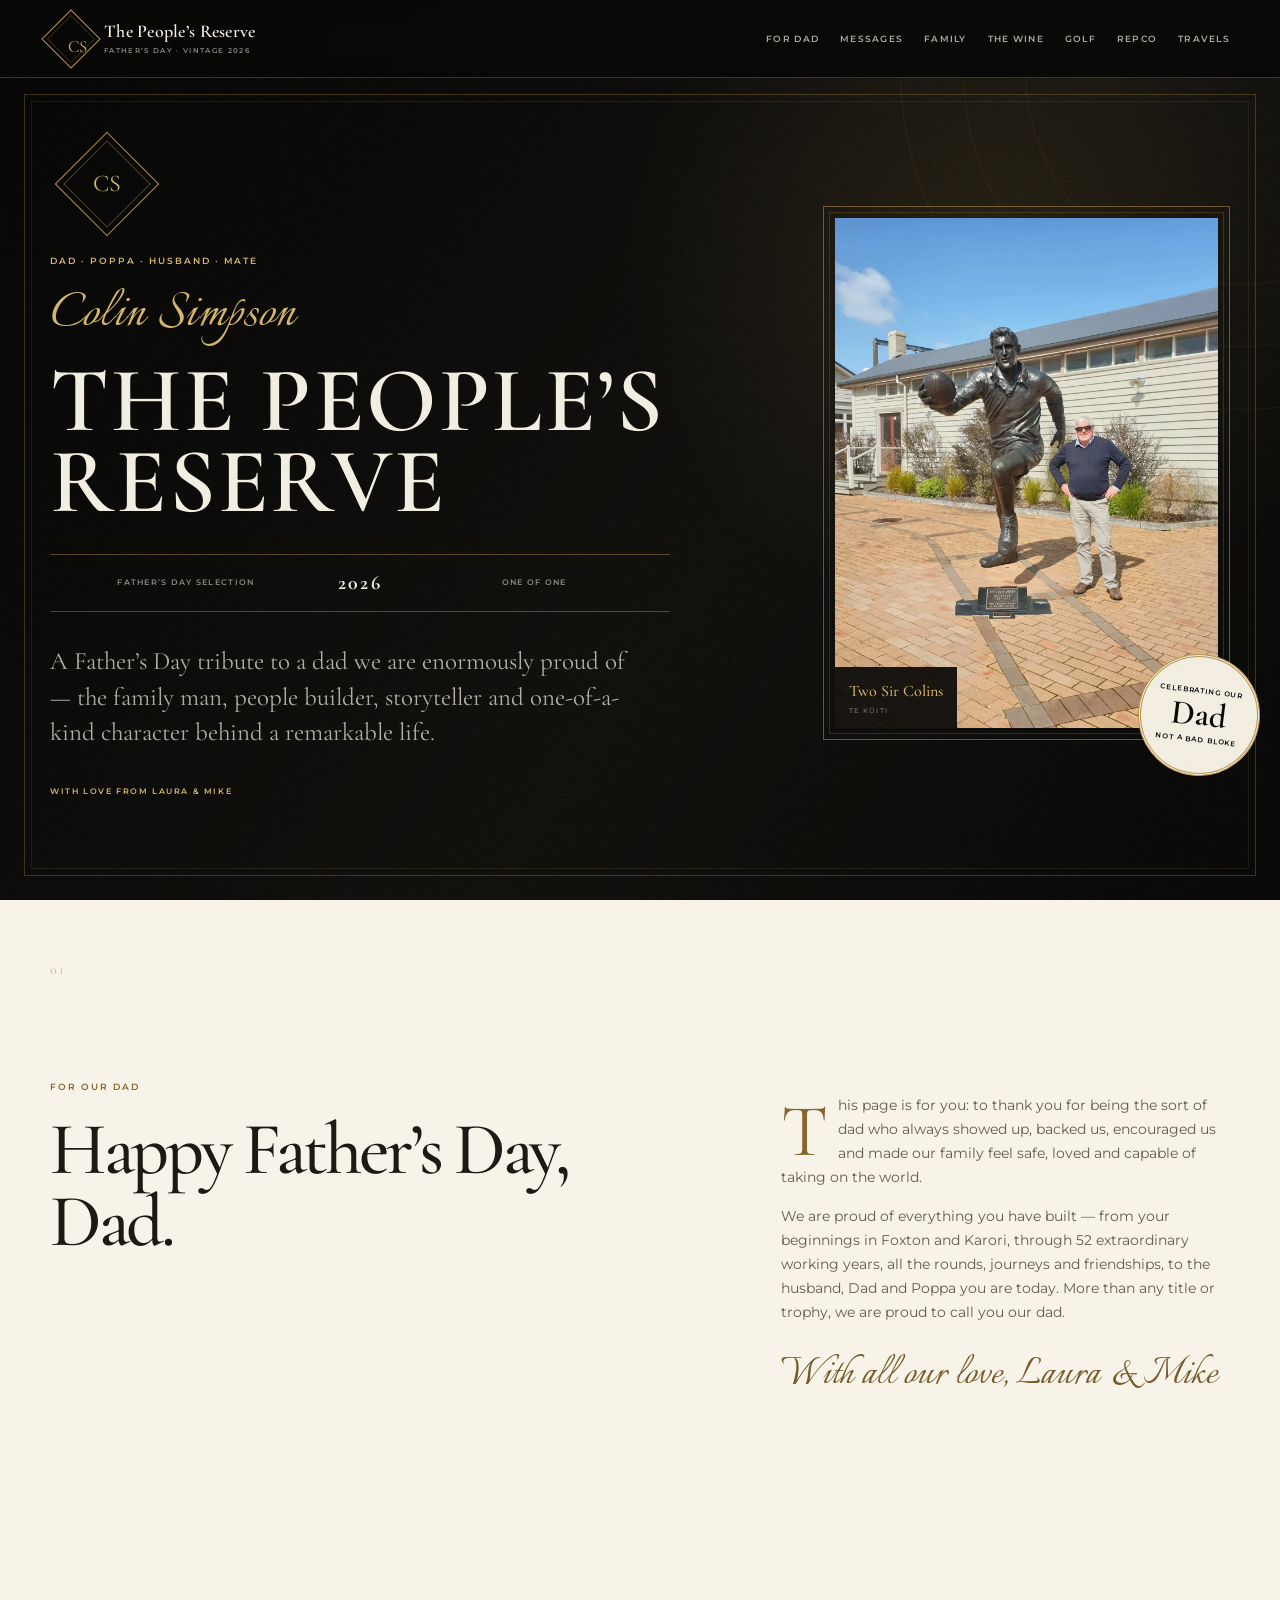
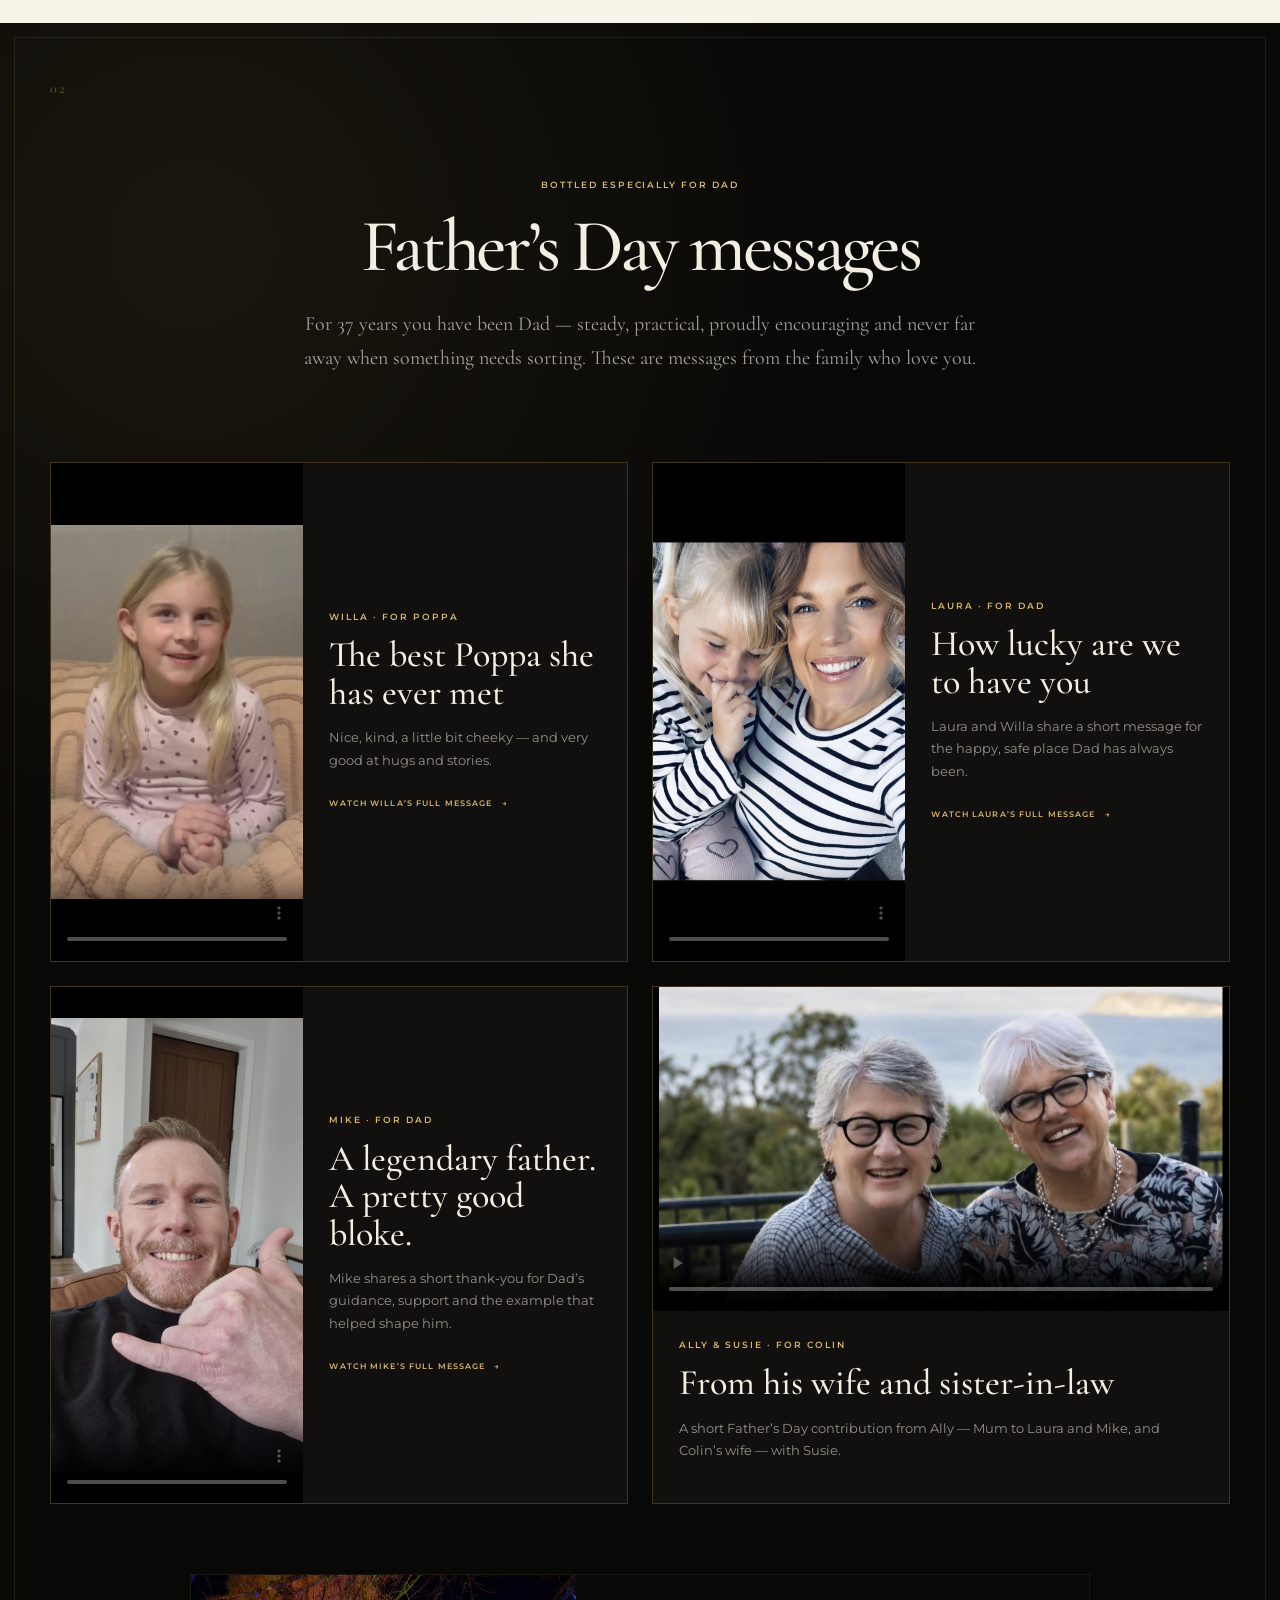
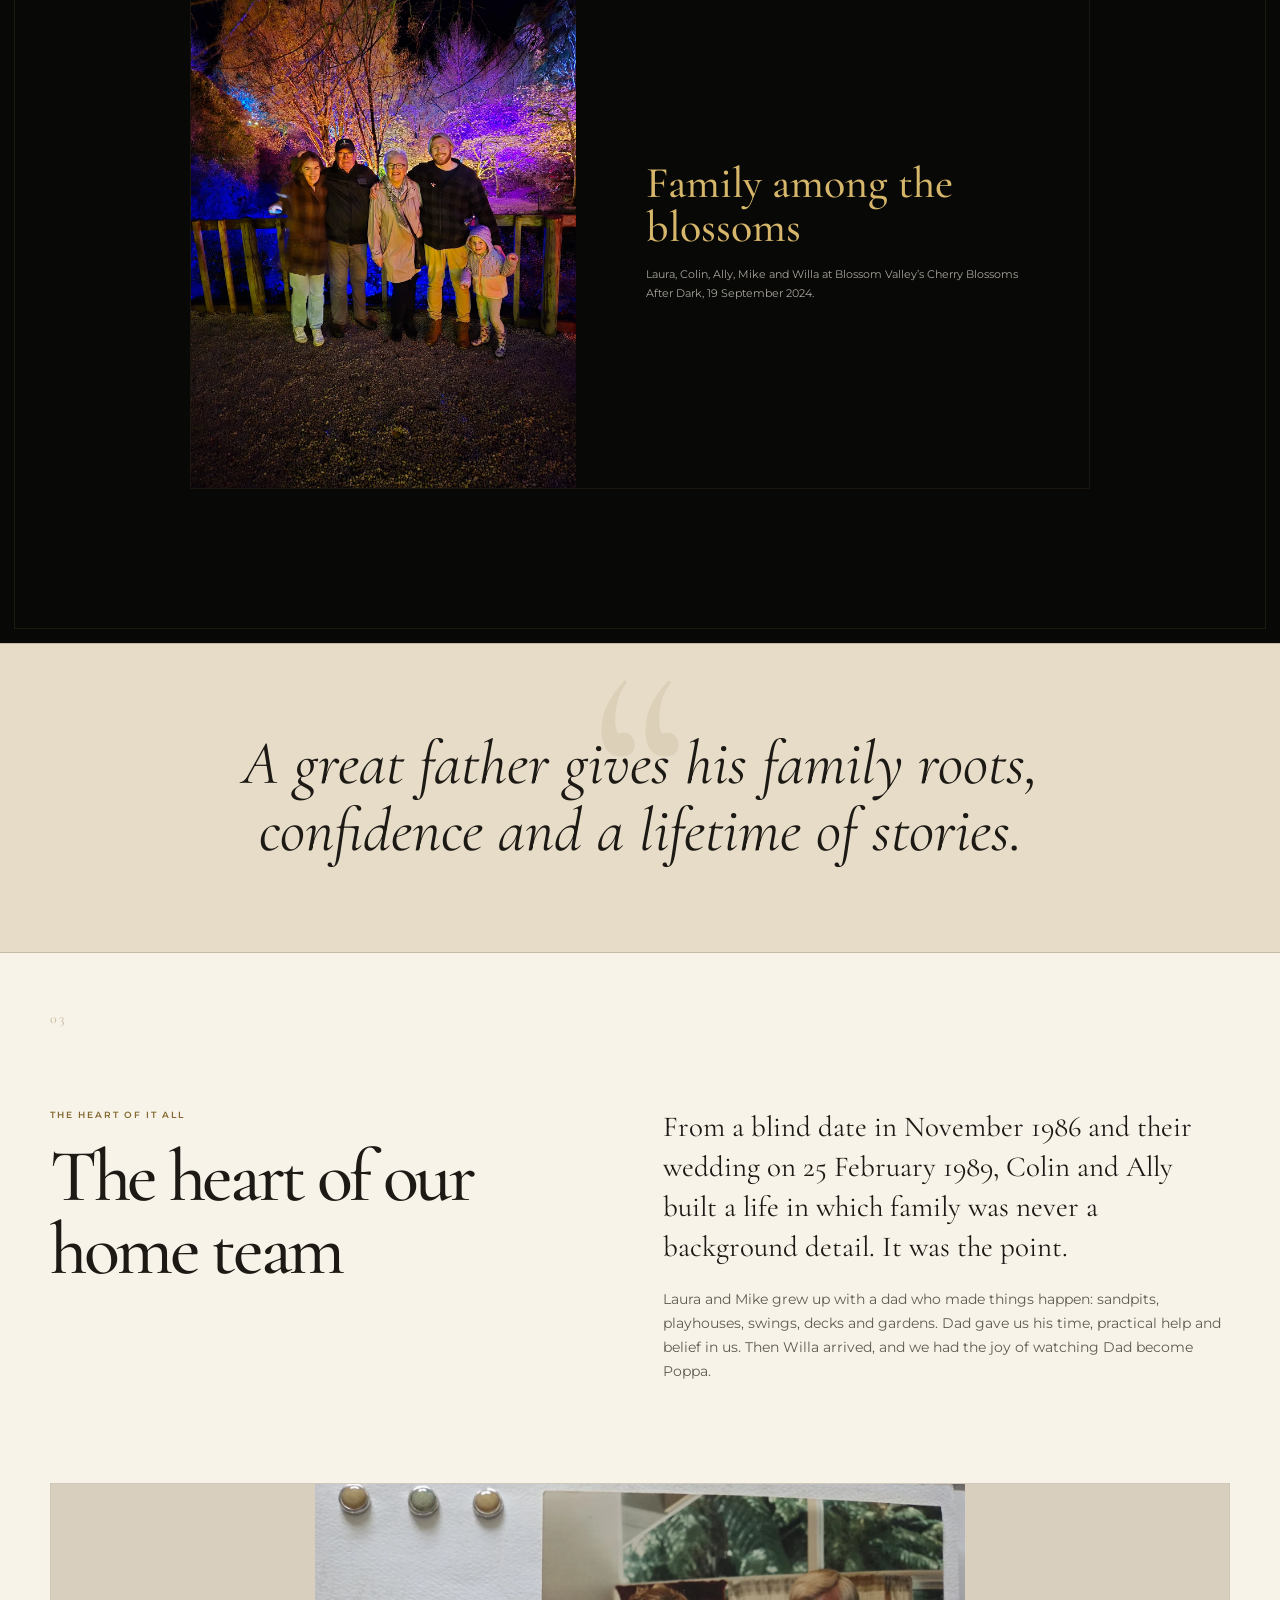
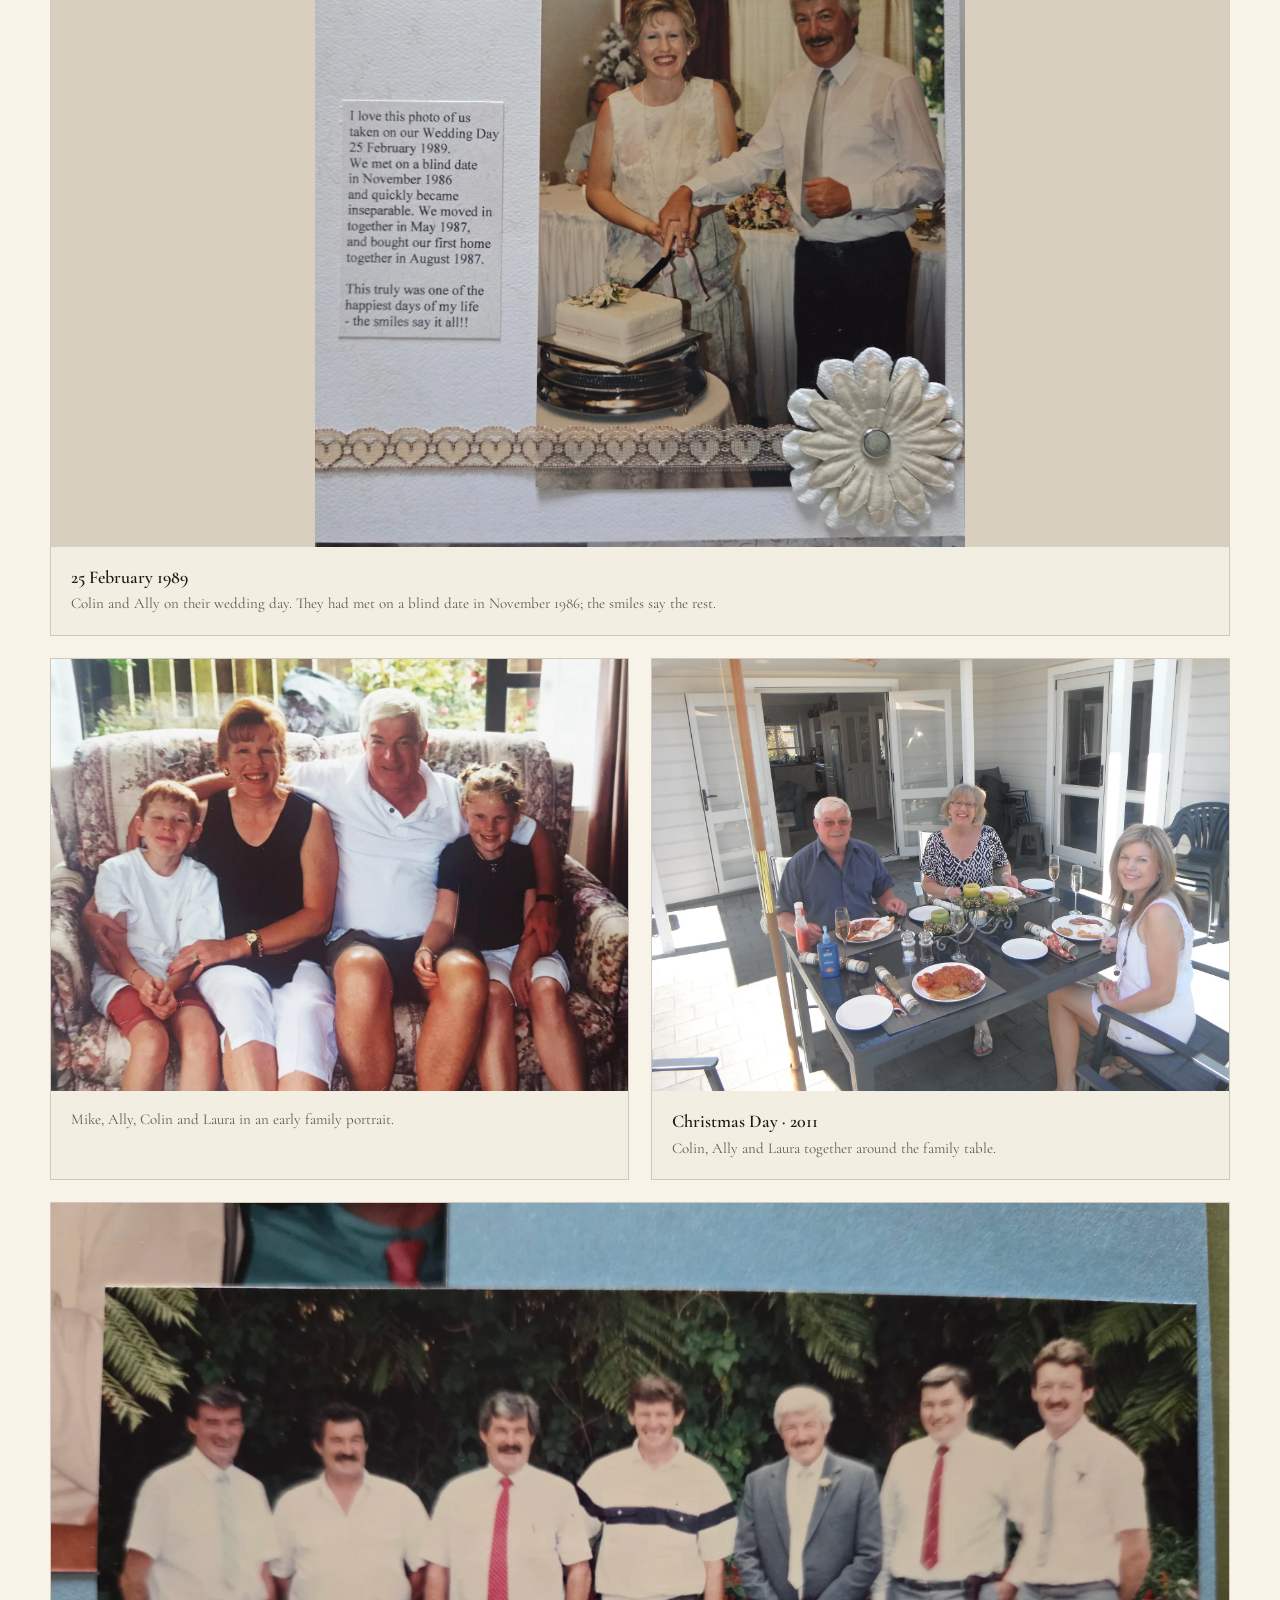
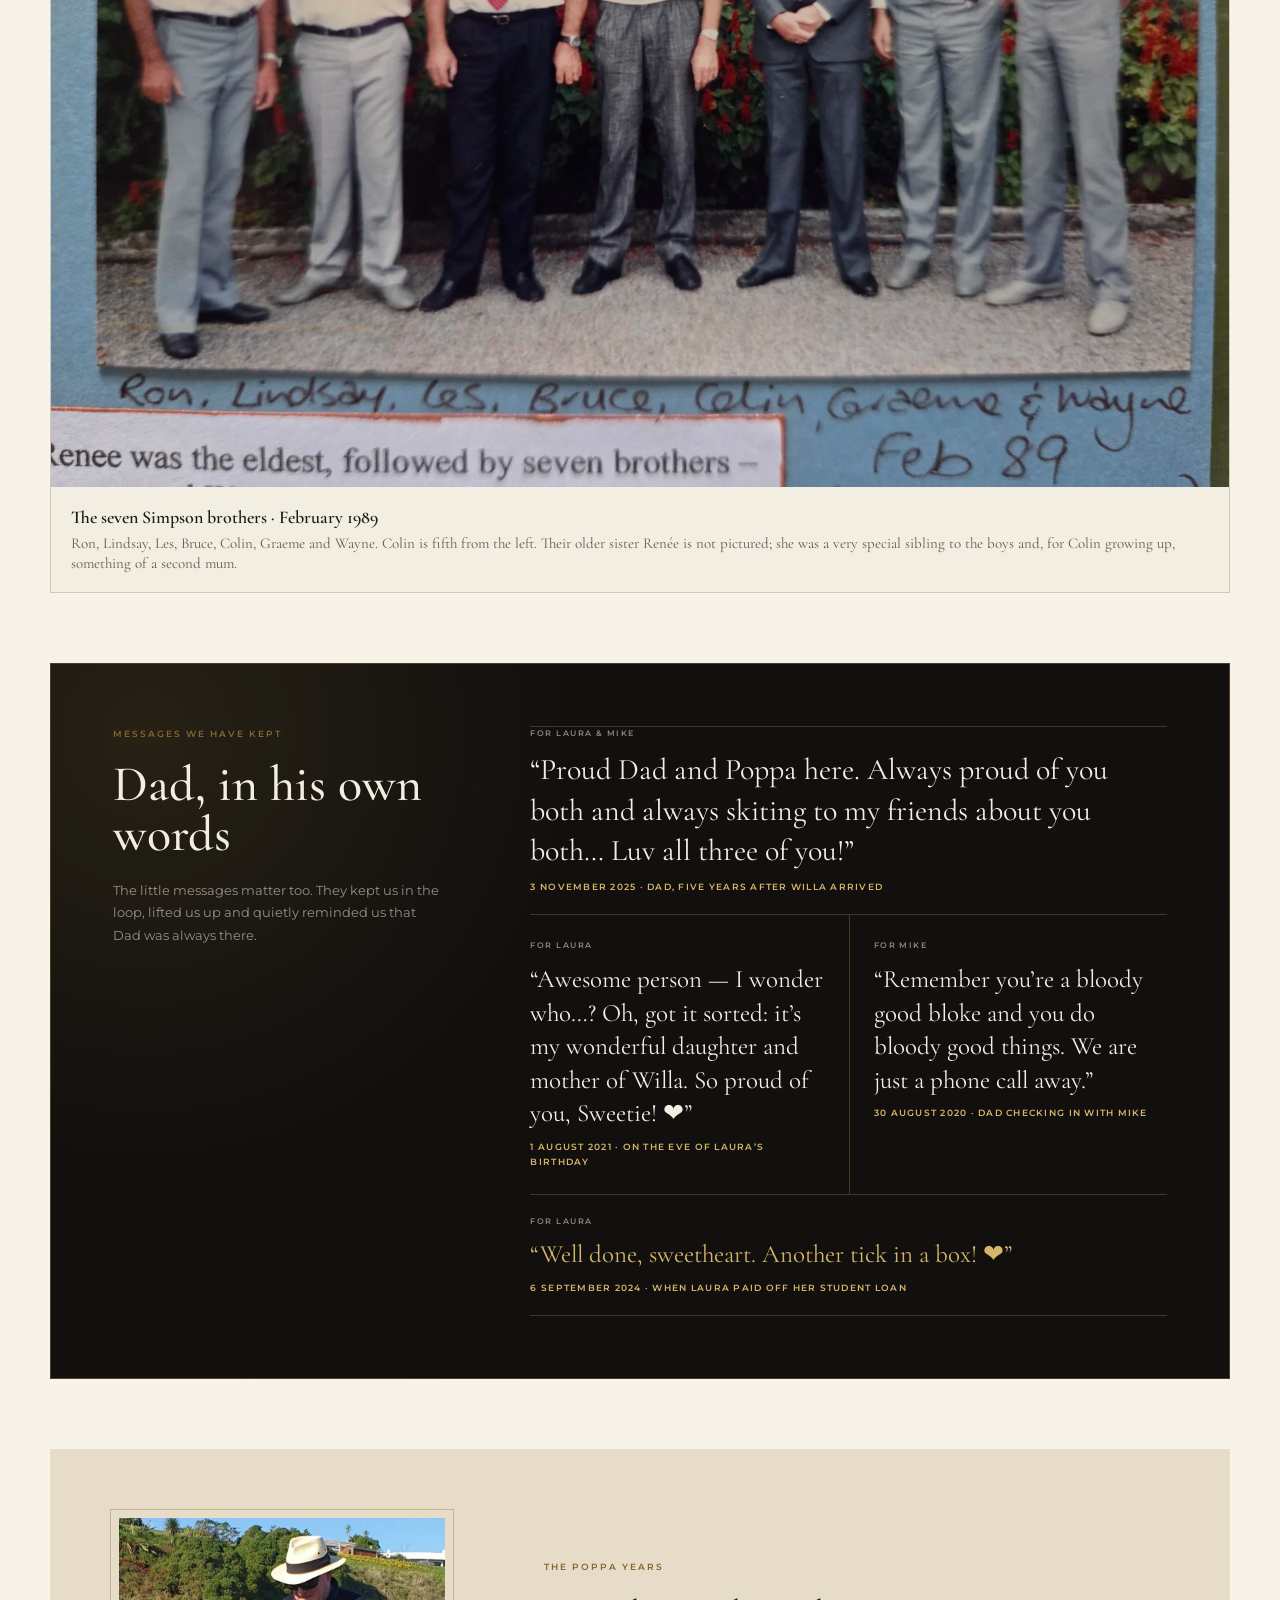
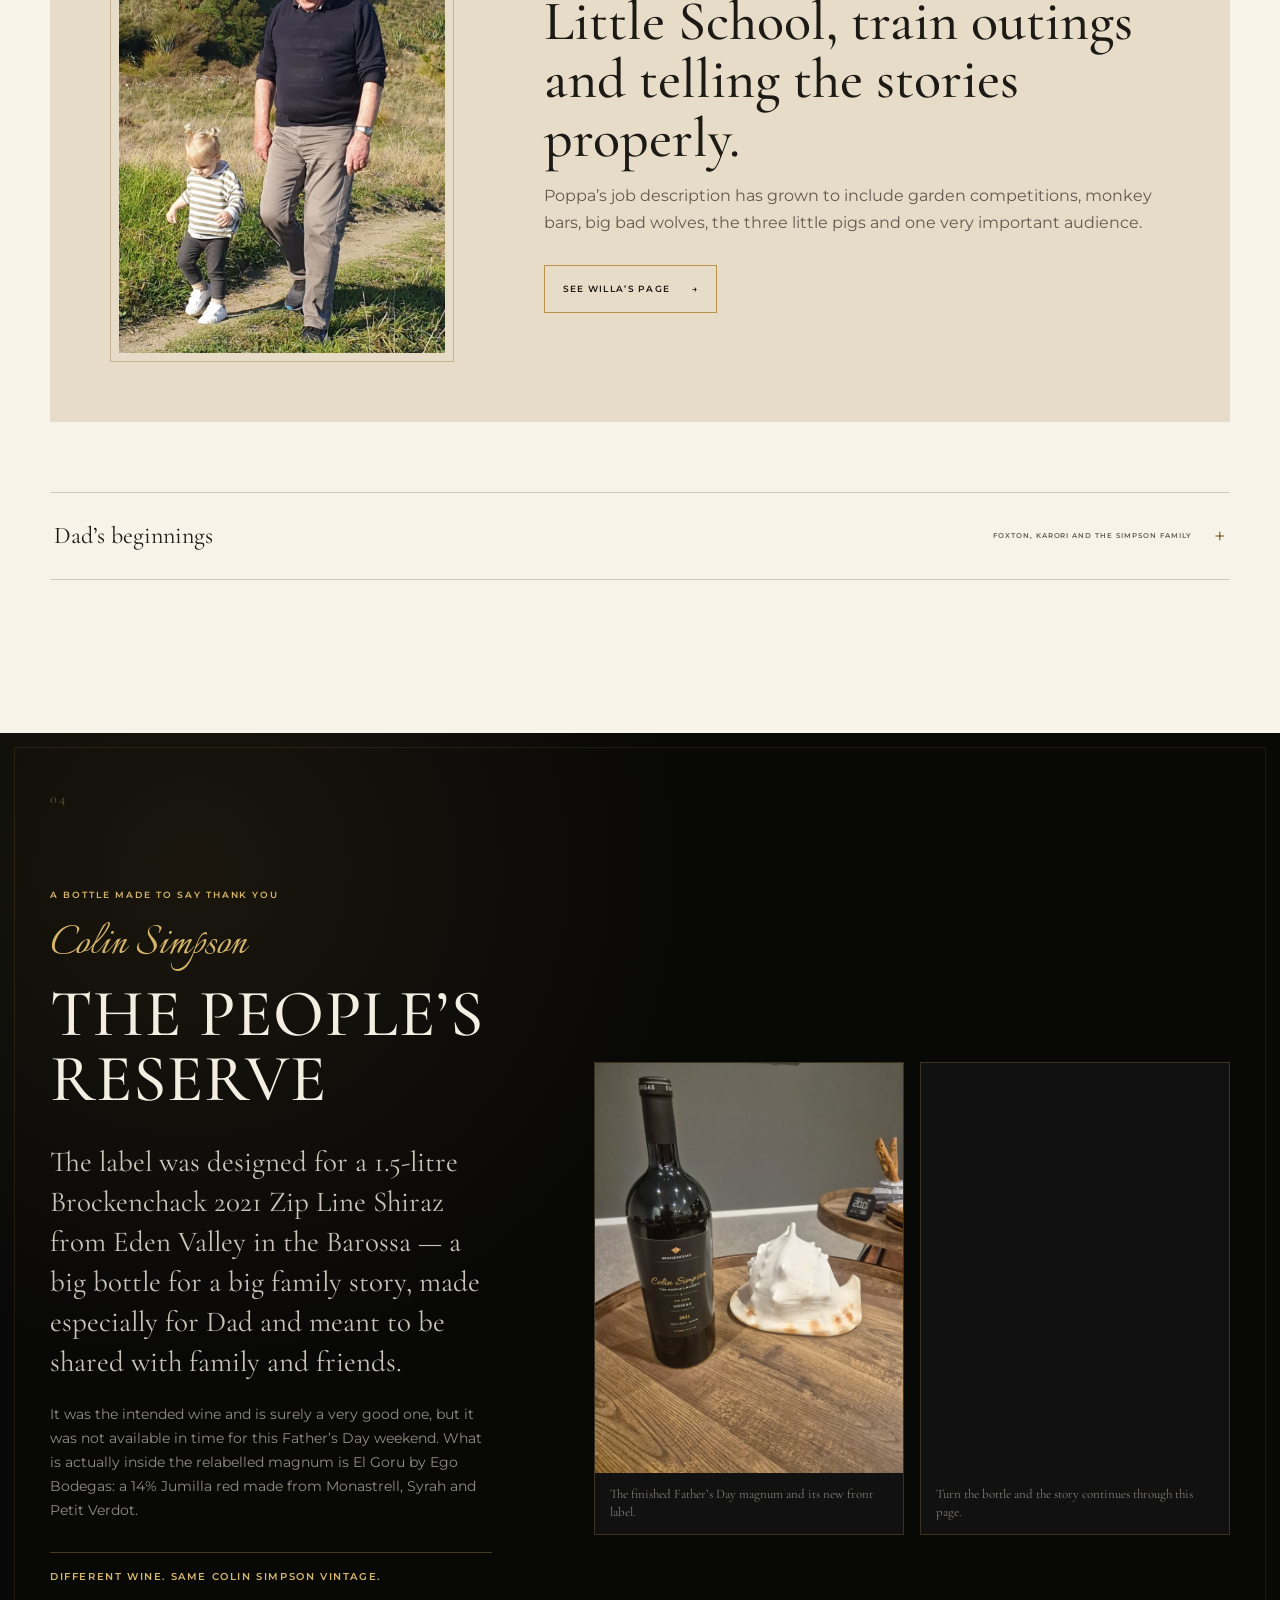
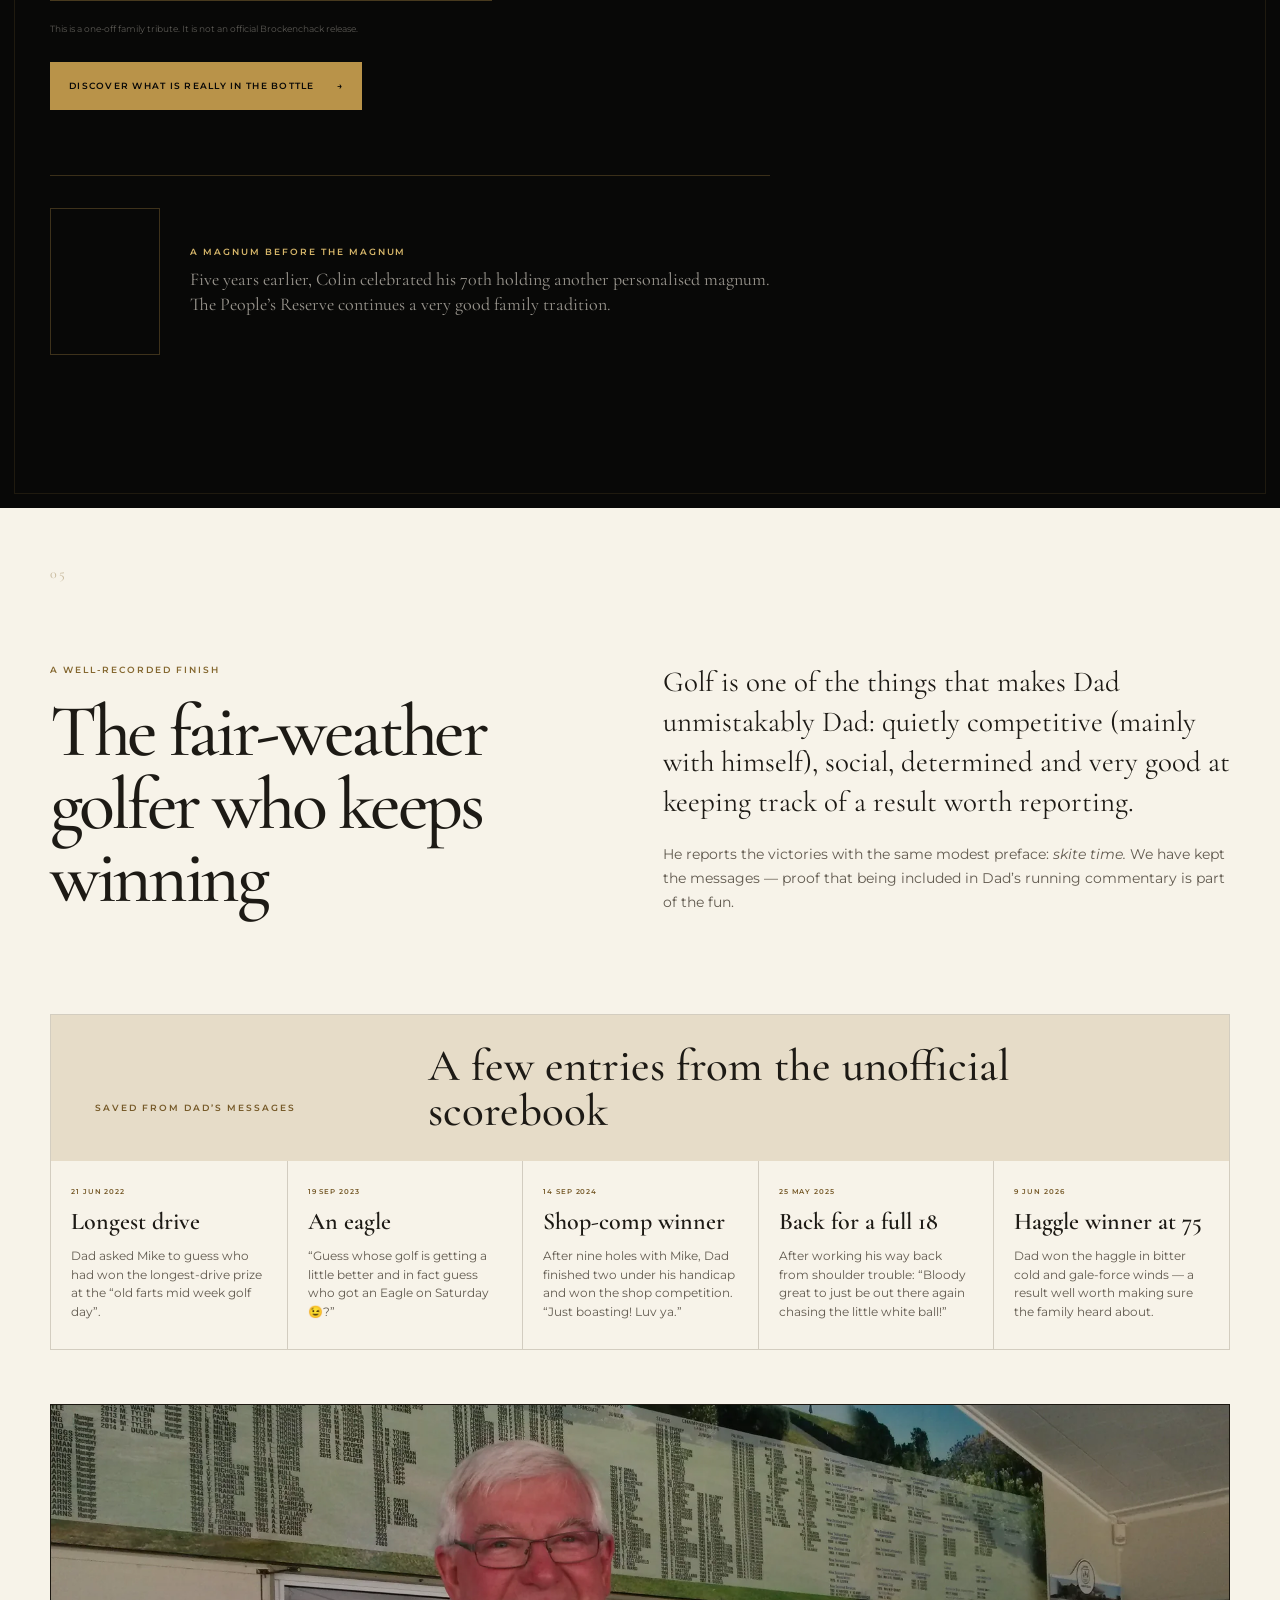
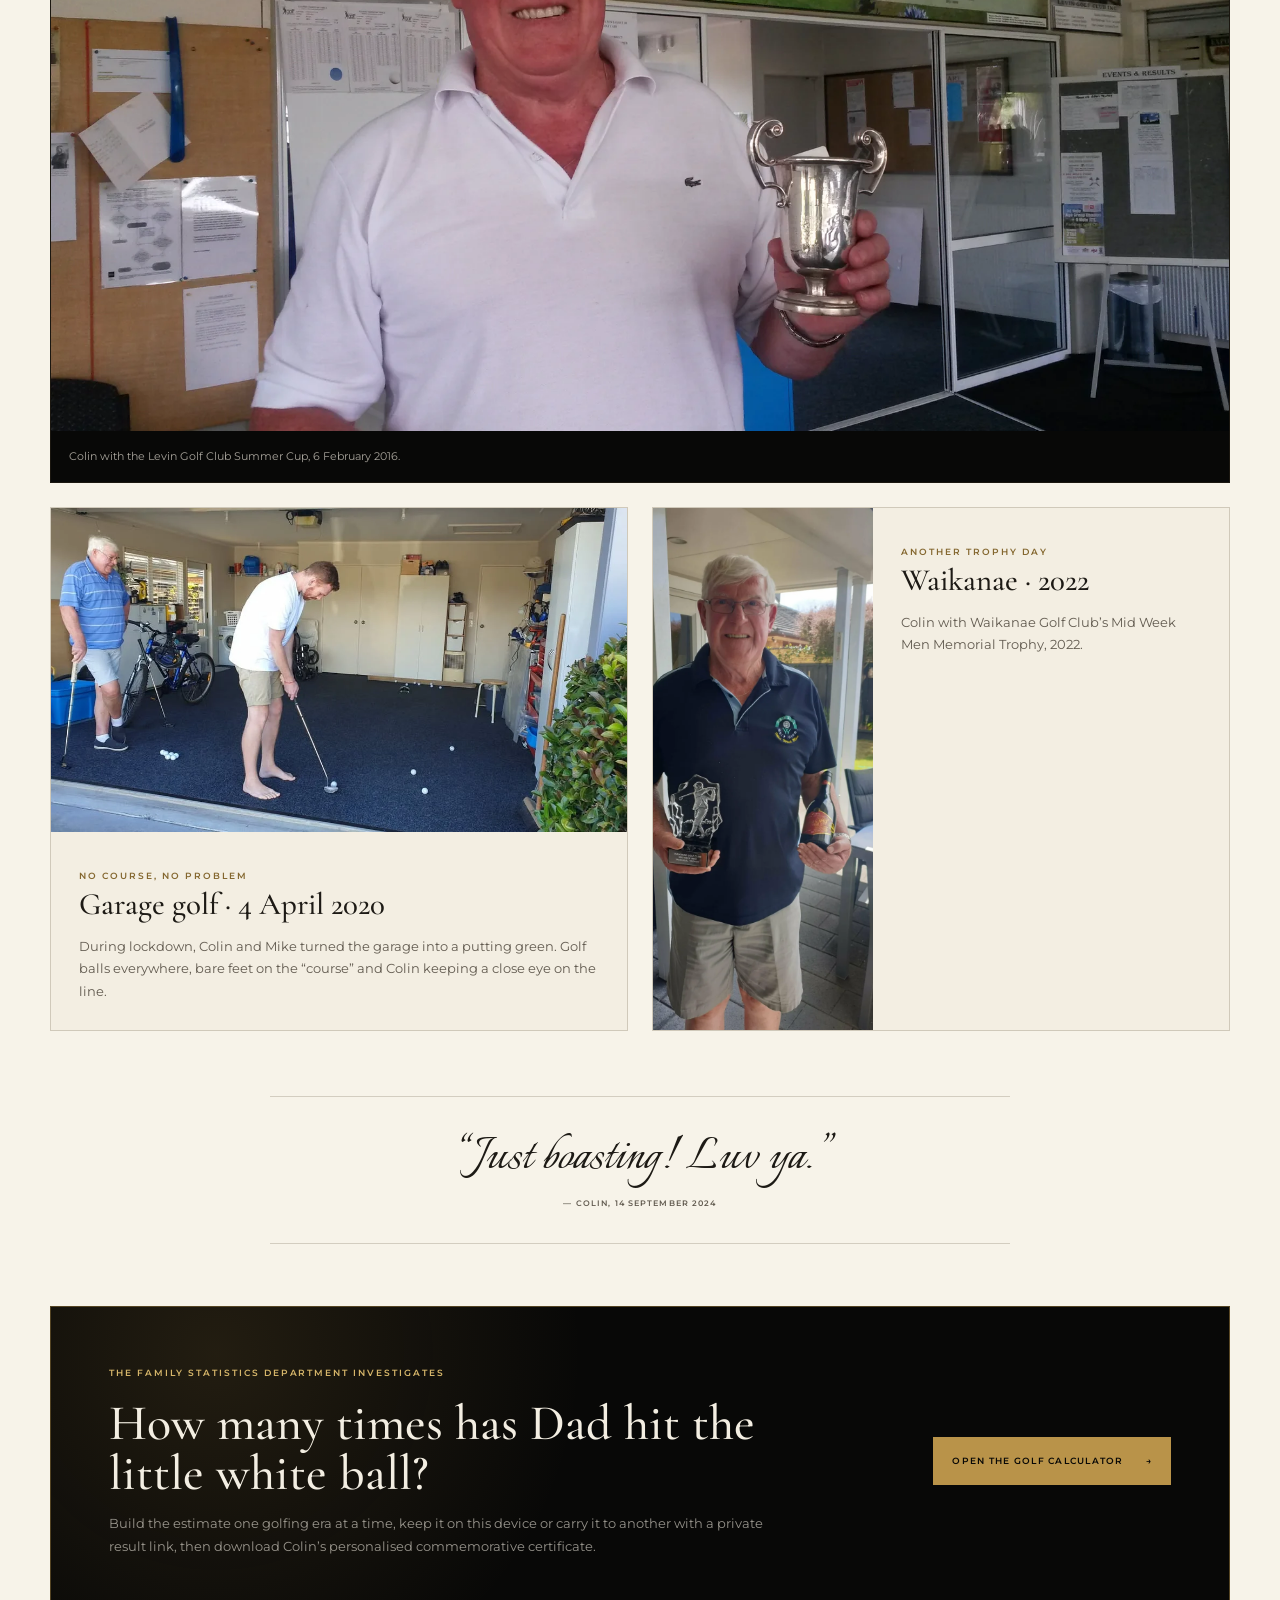
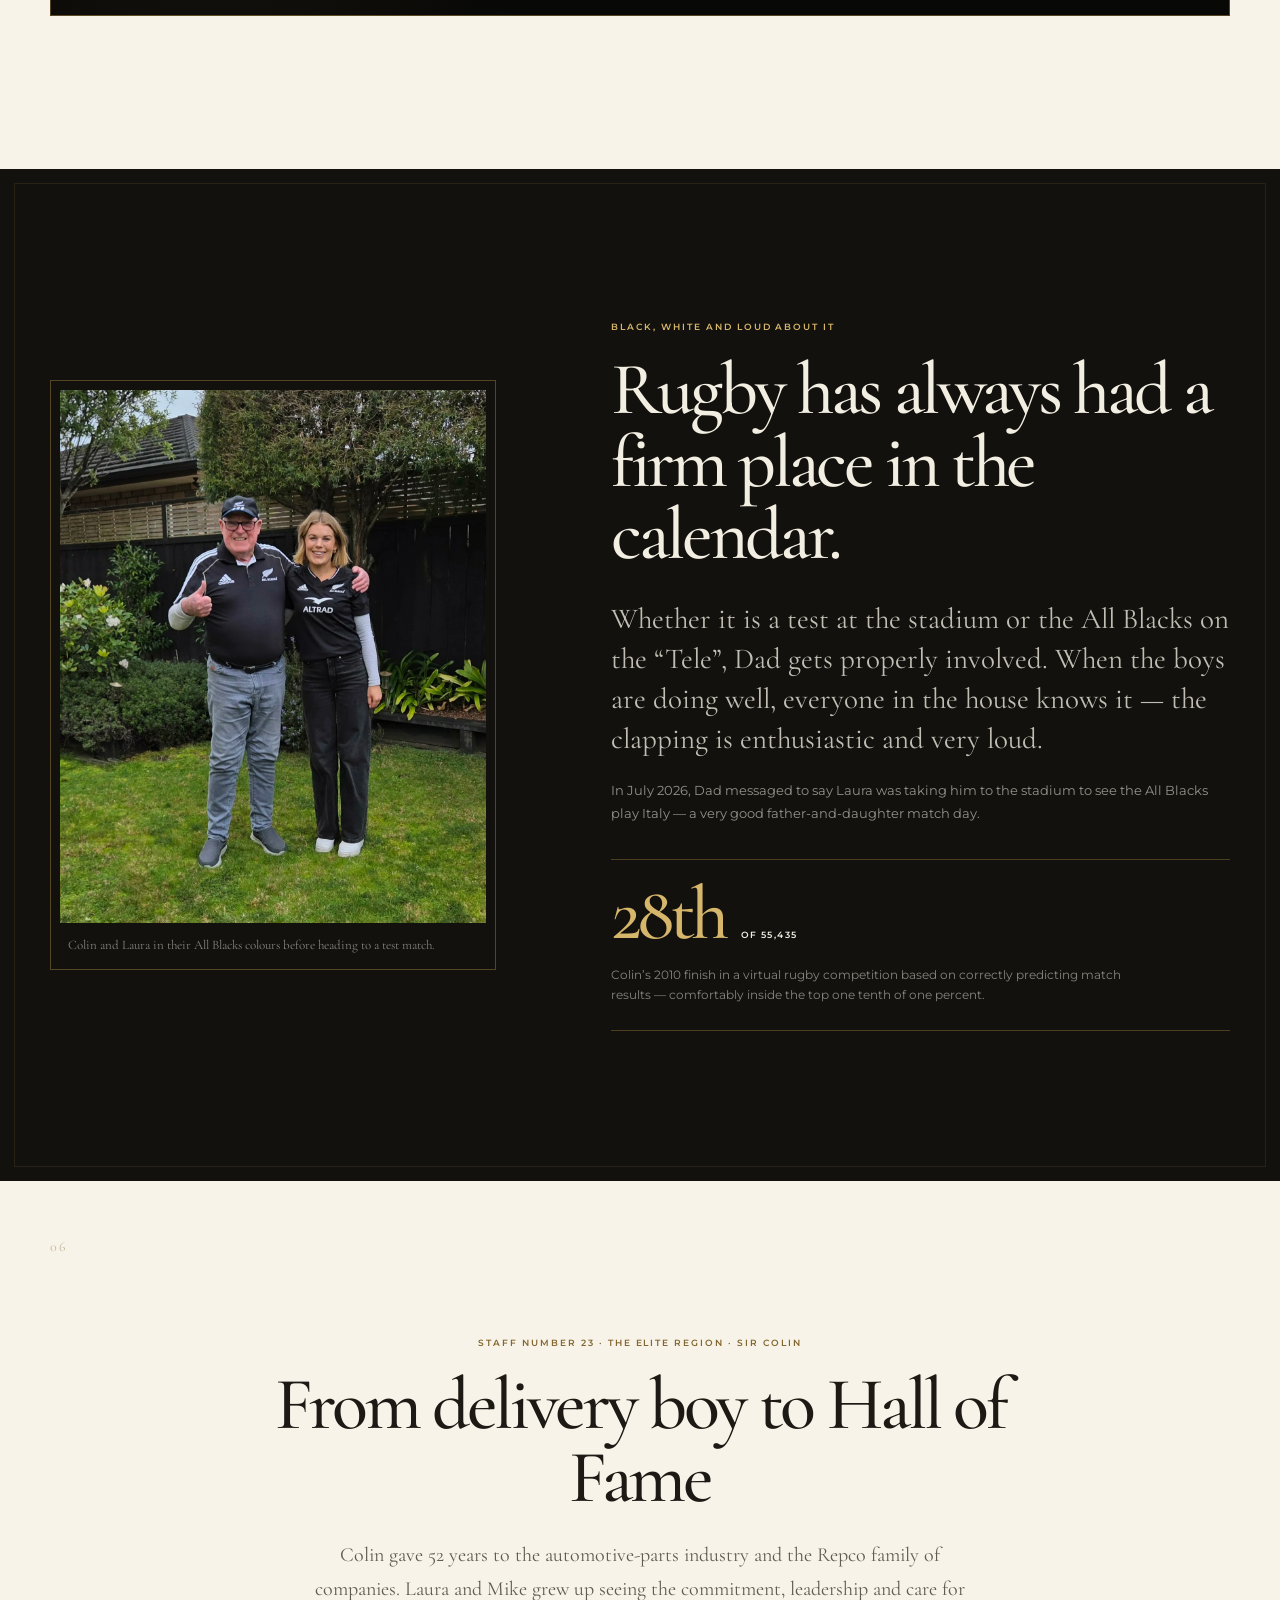
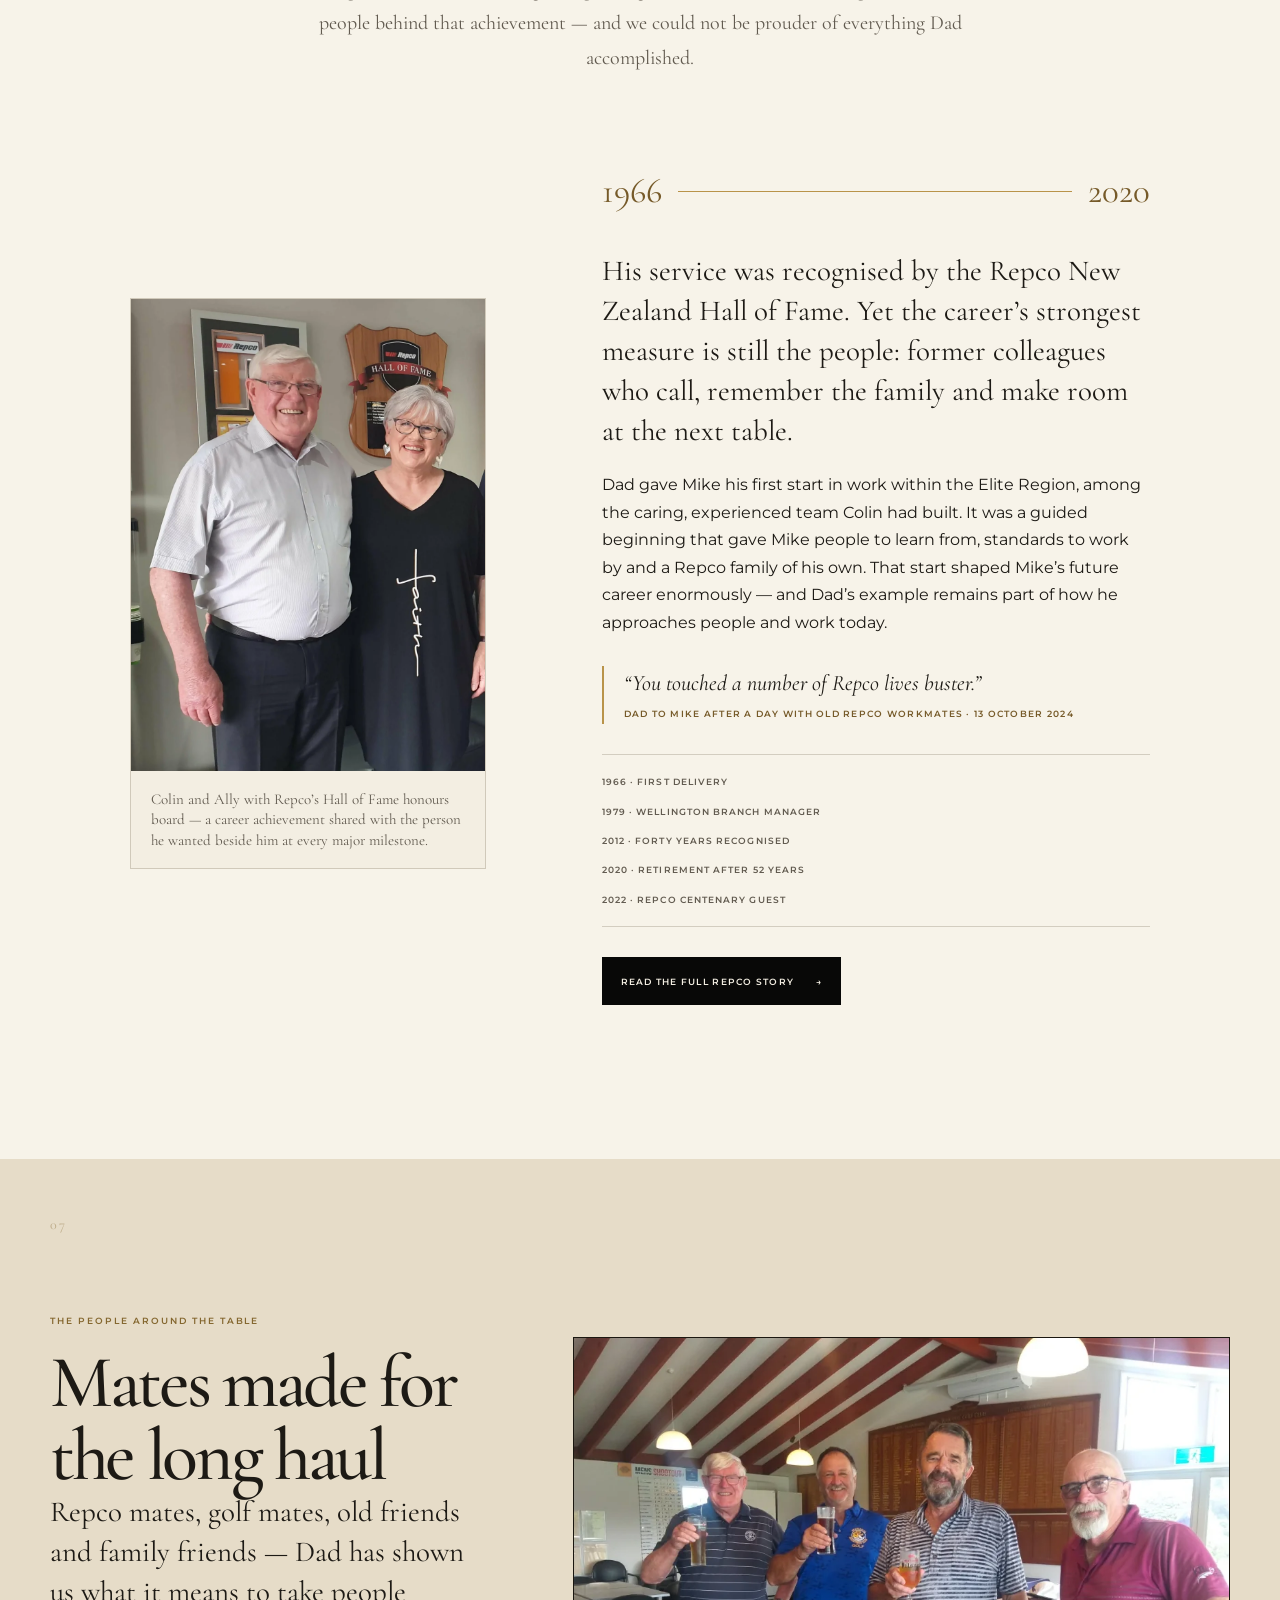
<file: index.html>
<!doctype html>
<html lang="en-NZ">
  <head>
    <meta charset="utf-8" />
    <meta name="viewport" content="width=device-width, initial-scale=1" />
    <meta name="theme-color" content="#090908" />
    <meta
      name="description"
      content="A Father’s Day tribute from Laura and Mike to Colin Simpson — a wonderful dad, devoted family man and The People’s Reserve."
    />
    <meta property="og:type" content="website" />
    <meta property="og:locale" content="en_NZ" />
    <meta property="og:title" content="Colin Simpson — The People’s Reserve" />
    <meta
      property="og:description"
      content="For a wonderful dad: the family, work, golf, travel and friendships that make Colin Simpson so special."
    />
    <meta property="og:url" content="https://mikemaxwelledison.github.io/colin-simpson-peoples-reserve/" />
    <meta property="og:image" content="https://mikemaxwelledison.github.io/colin-simpson-peoples-reserve/og.png" />
    <meta name="twitter:card" content="summary_large_image" />
    <meta name="twitter:title" content="Colin Simpson — The People’s Reserve" />
    <meta name="twitter:description" content="A Father’s Day tribute from Laura and Mike to a dad they are enormously proud of." />
    <meta name="twitter:image" content="https://mikemaxwelledison.github.io/colin-simpson-peoples-reserve/og.png" />
    <title>Colin Simpson — The People’s Reserve</title>
    <link rel="icon" href="favicon.svg" type="image/svg+xml" />
    <link rel="preconnect" href="https://fonts.googleapis.com" />
    <link rel="preconnect" href="https://fonts.gstatic.com" crossorigin />
    <link
      href="https://fonts.googleapis.com/css2?family=Cormorant+Garamond:ital,wght@0,500;0,600;1,500&family=Italianno&family=Montserrat:wght@400;500;600&display=swap"
      rel="stylesheet"
    />
    <link rel="preload" as="image" href="assets/images/hero-two-sir-colins.webp" />
    <link rel="stylesheet" href="styles.css?v=20260905-5" />
    <script src="editable-details.js?v=20260905-5" defer></script>
    <script src="script.js?v=20260905-5" defer></script>
  </head>
  <body>
    <a class="skip-link" href="#main">Skip to the memories</a>

    <header class="site-header" data-header>
      <a class="wordmark" href="#top" aria-label="Colin Simpson — back to the top">
        <span class="wordmark-mark" aria-hidden="true">CS</span>
        <span class="wordmark-copy">
          <strong>The People’s Reserve</strong>
          <span>Father’s Day · Vintage 2026</span>
        </span>
      </a>
      <button class="nav-toggle" type="button" aria-expanded="false" aria-controls="site-nav" data-nav-toggle>
        <span>Menu</span><i aria-hidden="true"></i>
      </button>
      <nav class="site-nav" id="site-nav" aria-label="Page sections" data-nav>
        <a href="#for-dad">For Dad</a>
        <a href="#messages">Messages</a>
        <a href="#family">Family</a>
        <a href="#wine">The wine</a>
        <a href="#golf">Golf</a>
        <a href="#repco">Repco</a>
        <a href="#travels">Travels</a>
      </nav>
    </header>

    <main id="main">
      <section class="hero" id="top" aria-labelledby="hero-title">
        <div class="label-lines" aria-hidden="true"></div>
        <div class="hero-copy" data-reveal>
          <div class="crest" aria-hidden="true"><span>CS</span></div>
          <p class="eyebrow">Dad · Poppa · Husband · Mate</p>
          <h1 id="hero-title"><span>Colin Simpson</span>The People’s Reserve</h1>
          <div class="vintage-line" aria-label="Father’s Day selection, vintage 2026">
            <span>Father’s Day selection</span><strong>2026</strong><span>One of one</span>
          </div>
          <p class="hero-intro">
            A Father’s Day tribute to a dad we are enormously proud of — the family man,
            people builder, storyteller and one-of-a-kind character behind a remarkable life.
          </p>
          <p class="hero-dedication">With love from Laura &amp; Mike</p>
        </div>

        <figure class="hero-portrait" data-reveal>
          <div class="photo-mat">
            <img
              src="assets/images/hero-two-sir-colins.webp"
              alt="Colin standing beside the Sir Colin Meads statue in Te Kūiti"
              width="1350"
              height="1800"
              fetchpriority="high"
            />
          </div>
          <figcaption><strong>Two Sir Colins</strong><span>Te Kūiti</span></figcaption>
          <div class="vintage-seal" aria-label="Celebrating our Dad — not a bad bloke">
            <span>Celebrating our</span><strong>Dad</strong><span>Not a bad bloke</span>
          </div>
        </figure>
      </section>

      <section class="opening section-shell" id="for-dad" aria-labelledby="opening-title">
        <div class="section-number" aria-hidden="true">01</div>
        <div class="opening-heading" data-reveal>
          <p class="eyebrow ink">For our dad</p>
          <h2 id="opening-title">Happy Father’s Day, Dad.</h2>
        </div>
        <div class="opening-copy" data-reveal>
          <p>
            This page is for you: to thank you for being the sort of dad who always showed up,
            backed us, encouraged us and made our family feel safe, loved and capable of taking on the world.
          </p>
          <p>
            We are proud of everything you have built — from your beginnings in Foxton and Karori,
            through 52 extraordinary working years, all the rounds, journeys and friendships, to the
            husband, Dad and Poppa you are today. More than any title or trophy, we are proud to call you our dad.
          </p>
          <p class="opening-signoff">With all our love, Laura &amp; Mike</p>
        </div>
      </section>

      <section class="messages dark-panel" id="messages" aria-labelledby="messages-title">
        <div class="section-shell section-pad">
          <div class="section-number light" aria-hidden="true">02</div>
          <header class="section-heading centered" data-reveal>
            <p class="eyebrow gold">Bottled especially for Dad</p>
            <h2 id="messages-title">Father’s Day messages</h2>
            <p>
              For 37 years you have been Dad — steady, practical, proudly encouraging and never
              far away when something needs sorting. These are messages from the family who love you.
            </p>
          </header>

          <div class="video-grid">
            <article class="video-card video-card-portrait" data-reveal>
              <div class="video-frame portrait-video-frame">
                <video controls playsinline preload="metadata" poster="assets/images/message-willa-short.webp" aria-label="Willa’s short Father’s Day message for Poppa">
                  <source src="assets/videos/willa-short.mp4" type="video/mp4" />
                  Your browser cannot play this video.
                </video>
              </div>
              <div class="video-copy">
                <span class="card-kicker">Willa · For Poppa</span>
                <h3>The best Poppa she has ever met</h3>
                <p>Nice, kind, a little bit cheeky — and very good at hugs and stories.</p>
                <a class="text-link" id="willa-story-link" href="willa.html" data-story-link>Watch Willa’s full message <span aria-hidden="true">→</span></a>
              </div>
            </article>

            <article class="video-card video-card-portrait" data-reveal>
              <div class="video-frame portrait-video-frame">
                <video controls playsinline preload="metadata" poster="assets/images/message-laura.png" aria-label="Laura’s short Father’s Day message for Dad">
                  <source src="assets/videos/laura-short.mp4" type="video/mp4" />
                  Your browser cannot play this video.
                </video>
              </div>
              <div class="video-copy">
                <span class="card-kicker">Laura · For Dad</span>
                <h3>How lucky are we to have you</h3>
                <p>Laura and Willa share a short message for the happy, safe place Dad has always been.</p>
                <a class="text-link" id="laura-story-link" href="laura.html" data-story-link>Watch Laura’s full message <span aria-hidden="true">→</span></a>
              </div>
            </article>

            <article class="video-card video-card-portrait" data-reveal>
              <div class="video-frame portrait-video-frame">
                <video controls playsinline preload="metadata" poster="assets/images/message-mike.png" aria-label="Mike’s short Father’s Day message for Dad">
                  <source src="assets/videos/mike-short.mp4" type="video/mp4" />
                  Your browser cannot play this video.
                </video>
              </div>
              <div class="video-copy">
                <span class="card-kicker">Mike · For Dad</span>
                <h3>A legendary father. A pretty good bloke.</h3>
                <p>Mike shares a short thank-you for Dad’s guidance, support and the example that helped shape him.</p>
                <a class="text-link" id="mike-story-link" href="mike.html" data-story-link>Watch Mike’s full message <span aria-hidden="true">→</span></a>
              </div>
            </article>

            <article class="video-card" data-reveal>
              <div class="video-frame landscape-video">
                <video controls playsinline preload="metadata" poster="assets/images/message-ally-susie.webp" aria-label="A Father’s Day message from Ally and Susie">
                  <source src="assets/videos/ally-susie.mp4" type="video/mp4" />
                  Your browser cannot play this video.
                </video>
              </div>
              <div class="video-copy">
                <span class="card-kicker">Ally &amp; Susie · For Colin</span>
                <h3>From his wife and sister-in-law</h3>
                <p>A short Father’s Day contribution from Ally — Mum to Laura and Mike, and Colin’s wife — with Susie.</p>
              </div>
            </article>
          </div>

          <figure class="feature-photo blossom-feature" data-reveal>
            <img
              src="assets/images/family-blossom-2024.webp"
              alt="Laura, Colin, Ally, Mike and Willa together among illuminated blossom trees"
              width="1350"
              height="1800"
              loading="lazy"
              decoding="async"
            />
            <figcaption>
              <strong>Family among the blossoms</strong>
              <span>Laura, Colin, Ally, Mike and Willa at Blossom Valley’s Cherry Blossoms After Dark, 19 September 2024.</span>
            </figcaption>
          </figure>
        </div>
      </section>
      <blockquote class="signature-quote" data-reveal>
        <span class="quote-mark" aria-hidden="true">“</span>
        <p>A great father gives his family roots, confidence and a lifetime of stories.</p>
      </blockquote>

      <section class="family section-shell section-pad" id="family" aria-labelledby="family-title">
        <div class="section-number" aria-hidden="true">03</div>
        <header class="section-heading split-heading" data-reveal>
          <div><p class="eyebrow ink">The heart of it all</p><h2 id="family-title">The heart of our home team</h2></div>
          <div>
            <p class="lead">
              From a blind date in November 1986 and their wedding on 25 February 1989,
              Colin and Ally built a life in which family was never a background detail. It was the point.
            </p>
            <p>
              Laura and Mike grew up with a dad who made things happen: sandpits, playhouses,
              swings, decks and gardens. Dad gave us his time, practical help and belief in us.
              Then Willa arrived, and we had the joy of watching Dad become Poppa.
            </p>
          </div>
        </header>

        <div class="family-gallery">
          <figure class="photo-card photo-card-wide photo-card-wedding" data-reveal>
            <img src="assets/images/family-wedding-1989.webp" alt="Colin and Ally cutting their wedding cake in 1989" width="1570" height="1600" loading="lazy" decoding="async" />
            <figcaption><strong>25 February 1989</strong><span>Colin and Ally on their wedding day. They had met on a blind date in November 1986; the smiles say the rest.</span></figcaption>
          </figure>
          <figure class="photo-card photo-card-half" data-reveal>
            <img src="assets/images/family-early.webp" alt="Mike, Ally, Colin and Laura seated together in an early family portrait" width="1600" height="1228" loading="lazy" decoding="async" />
            <figcaption data-detail="earlyFamily">Mike, Ally, Colin and Laura in an early family portrait.</figcaption>
          </figure>
          <figure class="photo-card photo-card-half" data-reveal>
            <img src="assets/images/family-christmas-2011.webp" alt="Colin, Ally and Laura seated around the table on Christmas Day 2011" width="1800" height="1350" loading="lazy" decoding="async" />
            <figcaption><strong>Christmas Day · 2011</strong><span>Colin, Ally and Laura together around the family table.</span></figcaption>
          </figure>
          <figure class="photo-card photo-card-wide" data-reveal>
            <img src="assets/images/family-brothers-1989.webp" alt="The seven Simpson brothers standing together in February 1989" width="1800" height="1350" loading="lazy" decoding="async" />
            <figcaption><strong>The seven Simpson brothers · February 1989</strong><span>Ron, Lindsay, Les, Bruce, Colin, Graeme and Wayne. Colin is fifth from the left. Their older sister Renée is not pictured; she was a very special sibling to the boys and, for Colin growing up, something of a second mum.</span></figcaption>
          </figure>
        </div>

        <aside class="dad-messages" data-reveal aria-labelledby="dad-messages-title">
          <div class="dad-messages-heading">
            <p class="eyebrow ink">Messages we have kept</p>
            <h3 id="dad-messages-title">Dad, in his own words</h3>
            <p>The little messages matter too. They kept us in the loop, lifted us up and quietly reminded us that Dad was always there.</p>
          </div>
          <div class="dad-message-list">
            <blockquote class="dad-message-featured">
              <span class="dad-message-label">For Laura &amp; Mike</span>
              <p>“Proud Dad and Poppa here. Always proud of you both and always skiting to my friends about you both… Luv all three of you!”</p>
              <cite>3 November 2025 · Dad, five years after Willa arrived</cite>
            </blockquote>
            <div class="dad-message-pair">
              <blockquote>
                <span class="dad-message-label">For Laura</span>
                <p>“Awesome person — I wonder who…? Oh, got it sorted: it’s my wonderful daughter and mother of Willa. So proud of you, Sweetie! ❤”</p>
                <cite>1 August 2021 · On the eve of Laura’s birthday</cite>
              </blockquote>
              <blockquote>
                <span class="dad-message-label">For Mike</span>
                <p>“Remember you’re a bloody good bloke and you do bloody good things. We are just a phone call away.”</p>
                <cite>30 August 2020 · Dad checking in with Mike</cite>
              </blockquote>
            </div>
            <blockquote class="dad-message-milestone">
              <span class="dad-message-label">For Laura</span>
              <p>“Well done, sweetheart. Another tick in a box! ❤”</p>
              <cite>6 September 2024 · When Laura paid off her student loan</cite>
            </blockquote>
          </div>
        </aside>

        <aside class="poppa-callout" data-reveal>
          <figure><img src="assets/images/willa-walking-2022.webp" alt="Colin and Willa walking together outdoors in 2022" width="900" height="1200" loading="lazy" decoding="async" /></figure>
          <div>
            <p class="eyebrow ink">The Poppa years</p>
            <h3>Little School, train outings and telling the stories properly.</h3>
            <p>Poppa’s job description has grown to include garden competitions, monkey bars, big bad wolves, the three little pigs and one very important audience.</p>
            <a class="button button-outline" id="willa-family-link" href="willa.html" data-story-link>See Willa’s page <span aria-hidden="true">→</span></a>
          </div>
        </aside>

        <details class="archive-drawer" data-reveal>
          <summary><span>Dad’s beginnings</span><small>Foxton, Karori and the Simpson family</small></summary>
          <div class="origins-intro origins-intro-final">
            <p>
              Colin was born in Foxton on 19 January 1951 after Hazel travelled back from Wellington
              to have her sixth baby. He grew up in Karori as one of eight Simpson children: Renée first,
              followed by seven brothers. For six years Colin was the youngest, before Graeme and Wayne arrived.
            </p>
            <p>
              Colin grew up in a loving family. For much of his childhood he spent the most time with Bruce,
              who was just two years older, in a household shaped by hard work, family loyalty and Hazel’s firm hand.
            </p>
          </div>

          <div class="archive-story-grid" aria-label="Stories of Colin’s parents and sister">
            <article class="archive-story-card">
              <figure>
                <img src="assets/images/archive-hazel-ron.webp" alt="Hazel and Ron Simpson dressed for a formal occasion" width="1800" height="1350" loading="lazy" decoding="async" />
              </figure>
              <div class="archive-story-copy">
                <p class="eyebrow gold">His mum &amp; dad</p>
                <h3>Hazel &amp; Ron</h3>
                <p>Ron was a hard worker and a baker by trade. He spent 32 years with the Parks and Reserves Department of Wellington City Council, and served as President of the Karori RSA from 1969 to 1982.</p>
                <p>Hazel was the family disciplinarian — probably a necessary role with seven boys, especially the twins. She was always dressed well and loved her jewellery.</p>
              </div>
            </article>
            <article class="archive-story-card archive-story-card-renee">
              <figure>
                <img src="assets/images/archive-colin-renee-1987.webp" alt="Colin smiling with his older sister Renée in April 1987" width="644" height="574" loading="lazy" decoding="async" />
              </figure>
              <div class="archive-story-copy">
                <p class="eyebrow gold">His big sister</p>
                <h3>Renée</h3>
                <p>Renée was the eldest of the eight children and a very special sister to all the boys. She was like a second mum to Bruce and Colin, and Dad remembers fondly the times she would take them to the movies.</p>
                <p class="archive-photo-date">Colin and Renée · April 1987</p>
              </div>
            </article>
          </div>

          <div class="archive-subheading">
            <p class="eyebrow ink">Kept close through the years</p>
            <h3>The Simpson family album</h3>
          </div>
          <div class="archive-family-gallery">
            <figure class="photo-card">
              <img src="assets/images/archive-colin-hazel.webp" alt="Colin standing beside his mum Hazel at a formal family occasion" width="1350" height="1800" loading="lazy" decoding="async" />
              <figcaption><strong>Colin &amp; Hazel</strong><span>Dad with his much-loved mum.</span></figcaption>
            </figure>
            <figure class="photo-card">
              <img src="assets/images/archive-colin-renee.webp" alt="Colin smiling with his older sister Renée" width="1350" height="1800" loading="lazy" decoding="async" />
              <figcaption><strong>Colin &amp; Renée</strong><span>Brother and big sister together.</span></figcaption>
            </figure>
            <figure class="photo-card">
              <img src="assets/images/archive-phillip-colin-ron-bruce.webp" alt="Colin standing outdoors with his dad Ron, Phillip and Bruce" width="1266" height="1546" loading="lazy" decoding="async" />
              <figcaption><strong>With Dad</strong><span>Phillip, Colin, Ron and Bruce.</span></figcaption>
            </figure>
            <figure class="photo-card archive-family-wide">
              <img src="assets/images/archive-pam-ally-colin-renee-les-dot.webp" alt="Pam, Ally, Colin, Renée, Les and Dot smiling together" width="1254" height="568" loading="lazy" decoding="async" />
              <figcaption><strong>Family together</strong><span>Pam, Ally, Colin, Renée, Les and Dot.</span></figcaption>
            </figure>
            <figure class="photo-card archive-family-wide">
              <img src="assets/images/archive-siblings-with-renee.webp" alt="Ron, Bruce, Les, Renée, Colin, Wayne and Graeme together outdoors" width="796" height="568" loading="lazy" decoding="async" />
              <figcaption><strong>Renée and the boys</strong><span>Ron, Bruce, Les, Renée, Colin, Wayne and Graeme.</span></figcaption>
            </figure>
          </div>

          <div class="archive-subheading archive-schooldays-heading">
            <p class="eyebrow ink">The early years</p>
            <h3>School days and special occasions</h3>
          </div>
          <div class="archive-grid archive-schooldays">
            <figure class="photo-card">
              <img src="assets/images/archive-school-1956.webp" alt="A 1956 school class photograph from Colin’s family archive" width="2200" height="1650" loading="lazy" decoding="async" />
              <figcaption data-detail="school1956">A 1956 school photograph from Colin’s family archive.</figcaption>
            </figure>
            <figure class="photo-card">
              <img src="assets/images/archive-hockey-1961.webp" alt="A 1961 hockey team photograph from Colin’s family archive" width="2200" height="1650" loading="lazy" decoding="async" />
              <figcaption data-detail="hockey1961">A 1961 hockey photograph from Colin’s family archive.</figcaption>
            </figure>
            <figure class="photo-card photo-card-portrait">
              <img src="assets/images/archive-young-colin-tux.webp" alt="A young Colin dressed in a tuxedo" width="1000" height="1500" loading="lazy" decoding="async" />
              <figcaption data-detail="youngTux">A young Colin dressed for a special occasion.</figcaption>
            </figure>
          </div>
        </details>
      </section>

      <section class="wine dark-panel" id="wine" aria-labelledby="wine-title">
        <div class="section-shell section-pad">
          <div class="section-number light" aria-hidden="true">04</div>
          <div class="wine-grid">
            <div class="wine-copy" data-reveal>
              <p class="eyebrow gold">A bottle made to say thank you</p>
              <h2 id="wine-title"><span>Colin Simpson</span>The People’s Reserve</h2>
              <p class="lead">
                The label was designed for a 1.5-litre Brockenchack 2021 Zip Line Shiraz
                from Eden Valley in the Barossa — a big bottle for a big family story, made especially for Dad and meant to be shared with family and friends.
              </p>
              <p>
                It was the intended wine and is surely a very good one, but it was not available in time for this Father’s Day weekend.
                What is actually inside the relabelled magnum is El Goru by Ego Bodegas: a 14% Jumilla red made from Monastrell, Syrah and Petit Verdot.
              </p>
              <p class="wine-punchline">Different wine. Same Colin Simpson vintage.</p>
              <p class="disclosure">This is a one-off family tribute. It is not an official Brockenchack release.</p>
              <a class="button button-gold wine-detail-link" id="wine-story-link" href="wine.html" data-story-link>Discover what is really in the bottle <span aria-hidden="true">→</span></a>
            </div>
            <div class="bottle-gallery" data-reveal>
              <figure><img src="assets/images/wine-front.webp" alt="The finished People’s Reserve magnum showing its black and gold front label" width="1350" height="1800" loading="lazy" decoding="async" /><figcaption>The finished Father’s Day magnum and its new front label.</figcaption></figure>
              <figure><img src="assets/images/wine-back.webp" alt="The back of the People’s Reserve bottle showing its story label and QR code" width="1350" height="1800" loading="lazy" decoding="async" /><figcaption>Turn the bottle and the story continues through this page.</figcaption></figure>
            </div>
          </div>
          <aside class="magnum-memory" data-reveal>
            <img src="assets/images/wine-70th-magnum.webp" alt="Colin holding a personalised magnum at his 70th birthday in 2021" width="787" height="1400" loading="lazy" decoding="async" />
            <div><span class="card-kicker">A magnum before the magnum</span><p>Five years earlier, Colin celebrated his 70th holding another personalised magnum. The People’s Reserve continues a very good family tradition.</p></div>
          </aside>
        </div>
      </section>

      <section class="golf section-shell section-pad" id="golf" aria-labelledby="golf-title">
        <div class="section-number" aria-hidden="true">05</div>
        <header class="section-heading split-heading" data-reveal>
          <div><p class="eyebrow ink">A well-recorded finish</p><h2 id="golf-title">The fair-weather golfer who keeps winning</h2></div>
          <div>
            <p class="lead">Golf is one of the things that makes Dad unmistakably Dad: quietly competitive (mainly with himself), social, determined and very good at keeping track of a result worth reporting.</p>
            <p>He reports the victories with the same modest preface: <em>skite time.</em> We have kept the messages — proof that being included in Dad’s running commentary is part of the fun.</p>
          </div>
        </header>
        <section class="golf-message-ledger" data-reveal aria-labelledby="golf-ledger-title">
          <div class="ledger-heading">
            <span class="card-kicker">Saved from Dad’s messages</span>
            <h3 id="golf-ledger-title">A few entries from the unofficial scorebook</h3>
          </div>
          <div class="ledger-grid">
            <article><time datetime="2022-06-21">21 Jun 2022</time><h4>Longest drive</h4><p>Dad asked Mike to guess who had won the longest-drive prize at the “old farts mid week golf day”.</p></article>
            <article><time datetime="2023-09-19">19 Sep 2023</time><h4>An eagle</h4><p>“Guess whose golf is getting a little better and in fact guess who got an Eagle on Saturday 😉?”</p></article>
            <article><time datetime="2024-09-14">14 Sep 2024</time><h4>Shop-comp winner</h4><p>After nine holes with Mike, Dad finished two under his handicap and won the shop competition. “Just boasting! Luv ya.”</p></article>
            <article><time datetime="2025-05-25">25 May 2025</time><h4>Back for a full 18</h4><p>After working his way back from shoulder trouble: “Bloody great to just be out there again chasing the little white ball!”</p></article>
            <article><time datetime="2026-06-09">9 Jun 2026</time><h4>Haggle winner at 75</h4><p>Dad won the haggle in bitter cold and gale-force winds — a result well worth making sure the family heard about.</p></article>
          </div>
        </section>
        <figure class="feature-photo golf-lead" data-reveal>
          <img src="assets/images/golf-levin-summer-cup.webp" alt="Colin smiling and holding a silver cup inside Levin Golf Club" width="1800" height="1013" loading="lazy" decoding="async" />
          <figcaption data-detail="levinCup">Colin with the Levin Golf Club Summer Cup, 6 February 2016.</figcaption>
        </figure>
        <div class="story-pair">
          <article class="image-story" data-reveal>
            <img src="assets/images/golf-garage-2020.webp" alt="Colin watching Mike putt across their garage floor during lockdown" width="1066" height="600" loading="lazy" decoding="async" />
            <div><span class="card-kicker">No course, no problem</span><h3>Garage golf · 4 April 2020</h3><p>During lockdown, Colin and Mike turned the garage into a putting green. Golf balls everywhere, bare feet on the “course” and Colin keeping a close eye on the line.</p></div>
          </article>
          <article class="image-story image-story-portrait" data-reveal>
            <img src="assets/images/golf-waikanae-trophy.webp" alt="Colin holding the Waikanae Mid Week Men Memorial Trophy and a bottle of wine" width="1125" height="1500" loading="lazy" decoding="async" />
            <div><span class="card-kicker">Another trophy day</span><h3>Waikanae · 2022</h3><p data-detail="waikanaeTrophy">Colin with Waikanae Golf Club’s Mid Week Men Memorial Trophy, 2022.</p></div>
          </article>
        </div>
        <blockquote class="small-quote" data-reveal><p>“Just boasting! Luv ya.”</p><cite>— Colin, 14 September 2024</cite></blockquote>
        <aside class="calculator-invite" data-reveal>
          <div>
            <p class="eyebrow gold">The family statistics department investigates</p>
            <h3>How many times has Dad hit the little white ball?</h3>
            <p>Build the estimate one golfing era at a time, keep it on this device or carry it to another with a private result link, then download Colin’s personalised commemorative certificate.</p>
          </div>
          <a class="button button-gold" id="golf-calculator-link" href="golf-calculator.html" data-story-link>Open the golf calculator <span aria-hidden="true">→</span></a>
        </aside>
      </section>

      <section class="rugby colour-section" id="rugby" aria-labelledby="rugby-title">
        <div class="section-shell rugby-grid">
          <figure data-reveal>
            <img src="assets/images/rugby-colin-laura.webp" alt="Colin and Laura wearing matching All Blacks shirts before a test match" width="1255" height="1600" loading="lazy" decoding="async" />
            <figcaption data-detail="allBlacks">Colin and Laura in their All Blacks colours before heading to a test match.</figcaption>
          </figure>
          <div data-reveal>
            <p class="eyebrow gold">Black, white and loud about it</p>
            <h2 id="rugby-title">Rugby has always had a firm place in the calendar.</h2>
            <p class="lead">Whether it is a test at the stadium or the All Blacks on the “Tele”, Dad gets properly involved. When the boys are doing well, everyone in the house knows it — the clapping is enthusiastic and very loud.</p>
            <p class="rugby-note">In July 2026, Dad messaged to say Laura was taking him to the stadium to see the All Blacks play Italy — a very good father-and-daughter match day.</p>
            <div class="stat-card"><strong>28th</strong><span>of 55,435</span><p>Colin’s 2010 finish in a virtual rugby competition based on correctly predicting match results — comfortably inside the top one tenth of one percent.</p></div>
          </div>
        </div>
      </section>

      <section class="repco section-shell section-pad" id="repco" aria-labelledby="repco-title">
        <div class="section-number" aria-hidden="true">06</div>
        <header class="section-heading centered narrow" data-reveal>
          <p class="eyebrow ink">Staff number 23 · The Elite Region · Sir Colin</p>
          <h2 id="repco-title">From delivery boy to Hall of Fame</h2>
          <p>Colin gave 52 years to the automotive-parts industry and the Repco family of companies. Laura and Mike grew up seeing the commitment, leadership and care for people behind that achievement — and we could not be prouder of everything Dad accomplished.</p>
        </header>
        <div class="repco-feature">
          <figure class="photo-card photo-card-portrait" data-reveal>
            <img src="assets/images/repco-hall-board.webp" alt="Colin and Ally standing beside Repco’s Hall of Fame honours board" width="1030" height="1500" loading="lazy" decoding="async" />
            <figcaption data-detail="hallOfFame">Colin and Ally with Repco’s Hall of Fame honours board.</figcaption>
          </figure>
          <div class="repco-copy" data-reveal>
            <div class="repco-years"><span>1966</span><i aria-hidden="true"></i><span>2020</span></div>
            <p class="lead">His service was recognised by the Repco New Zealand Hall of Fame. Yet the career’s strongest measure is still the people: former colleagues who call, remember the family and make room at the next table.</p>
            <p>
              Dad gave Mike his first start in work within the Elite Region, among the caring, experienced team
              Colin had built. It was a guided beginning that gave Mike people to learn from, standards to work by
              and a Repco family of his own. That start shaped Mike’s future career enormously — and Dad’s example
              remains part of how he approaches people and work today.
            </p>
            <blockquote class="message-inline"><p>“You touched a number of Repco lives buster.”</p><cite>Dad to Mike after a day with old Repco workmates · 13 October 2024</cite></blockquote>
            <ul class="label-list" aria-label="Repco milestones"><li>1966 · First delivery</li><li>1979 · Wellington branch manager</li><li>2012 · Forty years recognised</li><li>2020 · Retirement after 52 years</li><li>2022 · Repco centenary guest</li></ul>
            <a class="button button-dark" id="repco-story-link" href="repco.html" data-story-link>Read the full Repco story <span aria-hidden="true">→</span></a>
          </div>
        </div>
      </section>
      <section class="mates paper-deep" id="mates" aria-labelledby="mates-title">
        <div class="section-shell section-pad">
          <div class="section-number" aria-hidden="true">07</div>
          <div class="mates-grid">
            <div class="mates-copy" data-reveal>
              <p class="eyebrow ink">The people around the table</p>
              <h2 id="mates-title">Mates made for the long haul</h2>
              <p class="lead">Repco mates, golf mates, old friends and family friends — Dad has shown us what it means to take people seriously and keep good friendships for the long haul.</p>
              <p>Years after retirement, former colleagues were still asking after the family. At 75, he was still heading into Wellington for what he called a “pensioners’ man date” with the golf crew.</p>
              <blockquote>“Not a bad looking crew at golf today.”<cite>— Colin, 30 December 2023</cite></blockquote>
            </div>
            <figure class="feature-photo" data-reveal>
              <img src="assets/images/mates-golf-team-2023.webp" alt="Colin standing with three golf teammates after finishing runners-up" width="960" height="720" loading="lazy" decoding="async" />
              <figcaption data-detail="golfMates">Colin, left, with his golf team after finishing runners-up on 30 December 2023.</figcaption>
            </figure>
          </div>
        </div>
      </section>

      <section class="travels section-shell section-pad" id="travels" aria-labelledby="travels-title">
        <div class="section-number" aria-hidden="true">08</div>
        <header class="section-heading split-heading" data-reveal>
          <div><p class="eyebrow ink">A lifetime of saying yes to the next journey</p><h2 id="travels-title">From Karori to the world</h2></div>
          <div><p class="lead">Australia at 20, work across Asia and the Pacific, New Zealand road trips, North America, Alaska and Europe — these are the journeys behind so many of the stories we grew up hearing.</p><p>The destinations matter, but the recurring feature is the company: Ally beside him, friends met along the way, and Laura or Mike joining the journey.</p></div>
        </header>
        <div class="travel-grid">
          <figure class="travel-card travel-card-wide" data-reveal>
            <img src="assets/images/travel-queenstown-2013.webp" alt="Colin, Laura, Mike and Ally together inside the Minus 5 ice bar in Queenstown" width="1800" height="1200" loading="lazy" decoding="async" />
            <figcaption><strong>Queenstown · 5 May 2013</strong><span>Colin, Laura, Mike and Ally keeping cool at the Minus 5° Ice Bar.</span></figcaption>
          </figure>
          <figure class="travel-card" data-reveal>
            <img src="assets/images/travel-farewell-spit-2024.webp" alt="Colin and Ally at the Farewell Spit rock-arch viewpoint" width="1275" height="1700" loading="lazy" decoding="async" />
            <figcaption><strong>Farewell Spit · May 2024</strong><span>The right company, closer to home.</span></figcaption>
          </figure>
          <figure class="travel-card" data-reveal>
            <img src="assets/images/travel-stewart-island-2019.webp" alt="Colin and Mike sharing fish and chips outside the Kai Kart on Stewart Island" width="1600" height="900" loading="lazy" decoding="async" />
            <figcaption><strong>Stewart Island · 2019</strong><span>Fish and chips with Mike at the Kai Kart.</span></figcaption>
          </figure>
          <figure class="travel-card" data-reveal>
            <img src="assets/images/travel-kapiti-2016.webp" alt="A kākā perched beside Colin during a trip to Kāpiti Island" width="1700" height="1275" loading="lazy" decoding="async" />
            <figcaption><strong>A cheeky local · 6 May 2016</strong><span>Colin makes a new friend on Kāpiti Island.</span></figcaption>
          </figure>
          <figure class="travel-card travel-card-wide" data-reveal>
            <img src="assets/images/travel-viking-2025.webp" alt="Colin standing beside the Viking Gymir river-cruise ship in Europe" width="1600" height="1241" loading="lazy" decoding="async" />
            <figcaption><strong>Europe · 2025</strong><span>Colin beside Viking Gymir during the European journey.</span></figcaption>
          </figure>
        </div>
        <div class="travel-ending" data-reveal><blockquote>“This lovely lady is still following me.”</blockquote><p>Across the years and the map, Ally is the constant figure beside him — which is exactly how Colin tells the story too.</p><a class="button button-outline" id="travels-story-link" href="travels.html" data-story-link>Follow the longer journey <span aria-hidden="true">→</span></a></div>
      </section>

      <section class="final-message" id="message" aria-labelledby="final-title">
        <div class="final-photo"><img src="assets/images/family-wanaka-2026.webp" alt="Mike, Colin, Ally, Laura and Willa together at Tom’s wedding in Wānaka" width="1425" height="1900" loading="lazy" decoding="async" /></div>
        <div class="final-copy" data-reveal>
          <p class="eyebrow gold">From Laura and Mike, with love</p>
          <h2 id="final-title">We’re so proud of you, Dad.</h2>
          <p>We are proud of the father you have always been, proud of the life you have built, and grateful for everything you have done for us and for our family. Your work, adventures, golf, stories and friendships are all part of the man we celebrate — but being your kids is the part that means the most to us.</p>
          <blockquote><span>“I’m a lucky dad.”</span><strong>We’re the lucky ones, Dad.</strong></blockquote>
          <p class="family-caption">Mike, Colin, Ally, Laura and Willa together at Tom’s wedding in Wānaka, 18 April 2026.</p>
        </div>
      </section>
    </main>

    <footer class="site-footer">
      <div class="footer-mark" aria-hidden="true">CS</div>
      <p><strong>Colin Simpson · The People’s Reserve</strong></p>
      <p>Father’s Day 2026 · Best enjoyed with good mates. Never rushed.</p>
      <a href="#top">Back to the top <span aria-hidden="true">↑</span></a>
    </footer>
  </body>
</html>
</file>
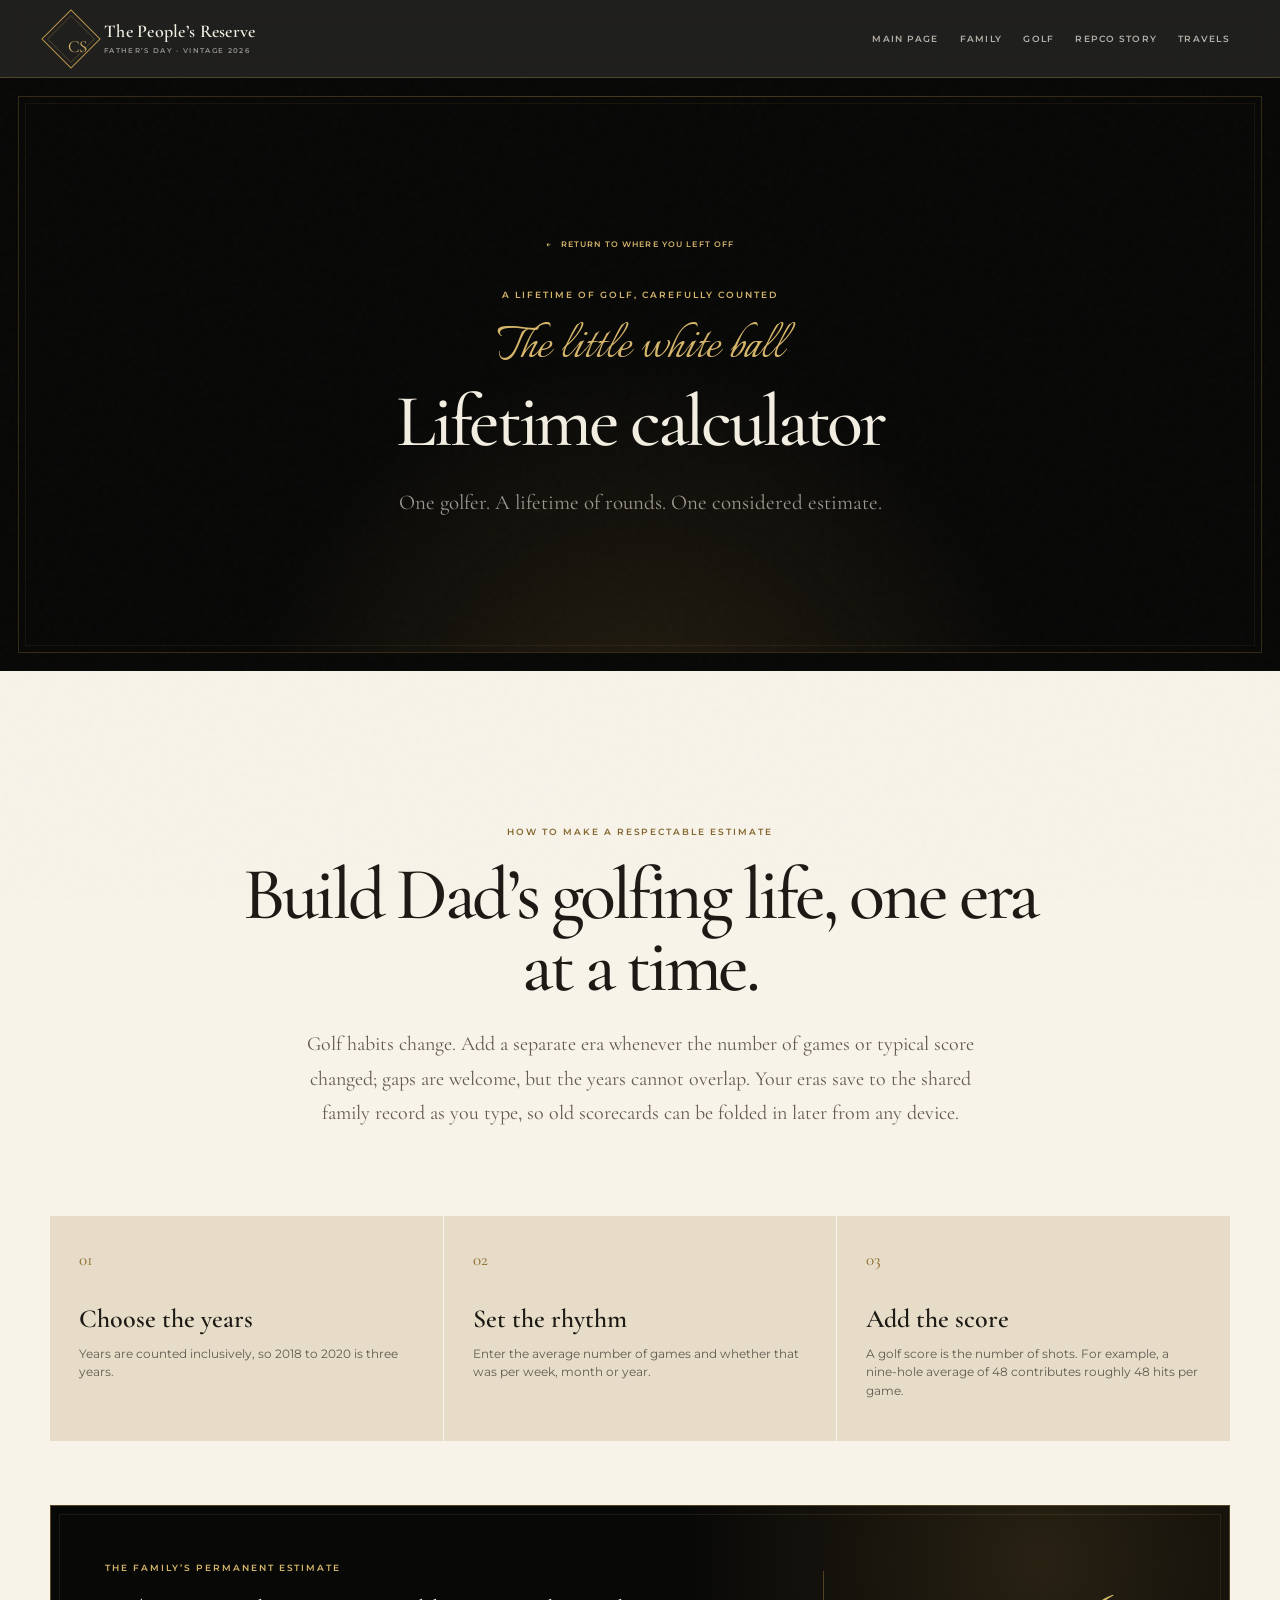
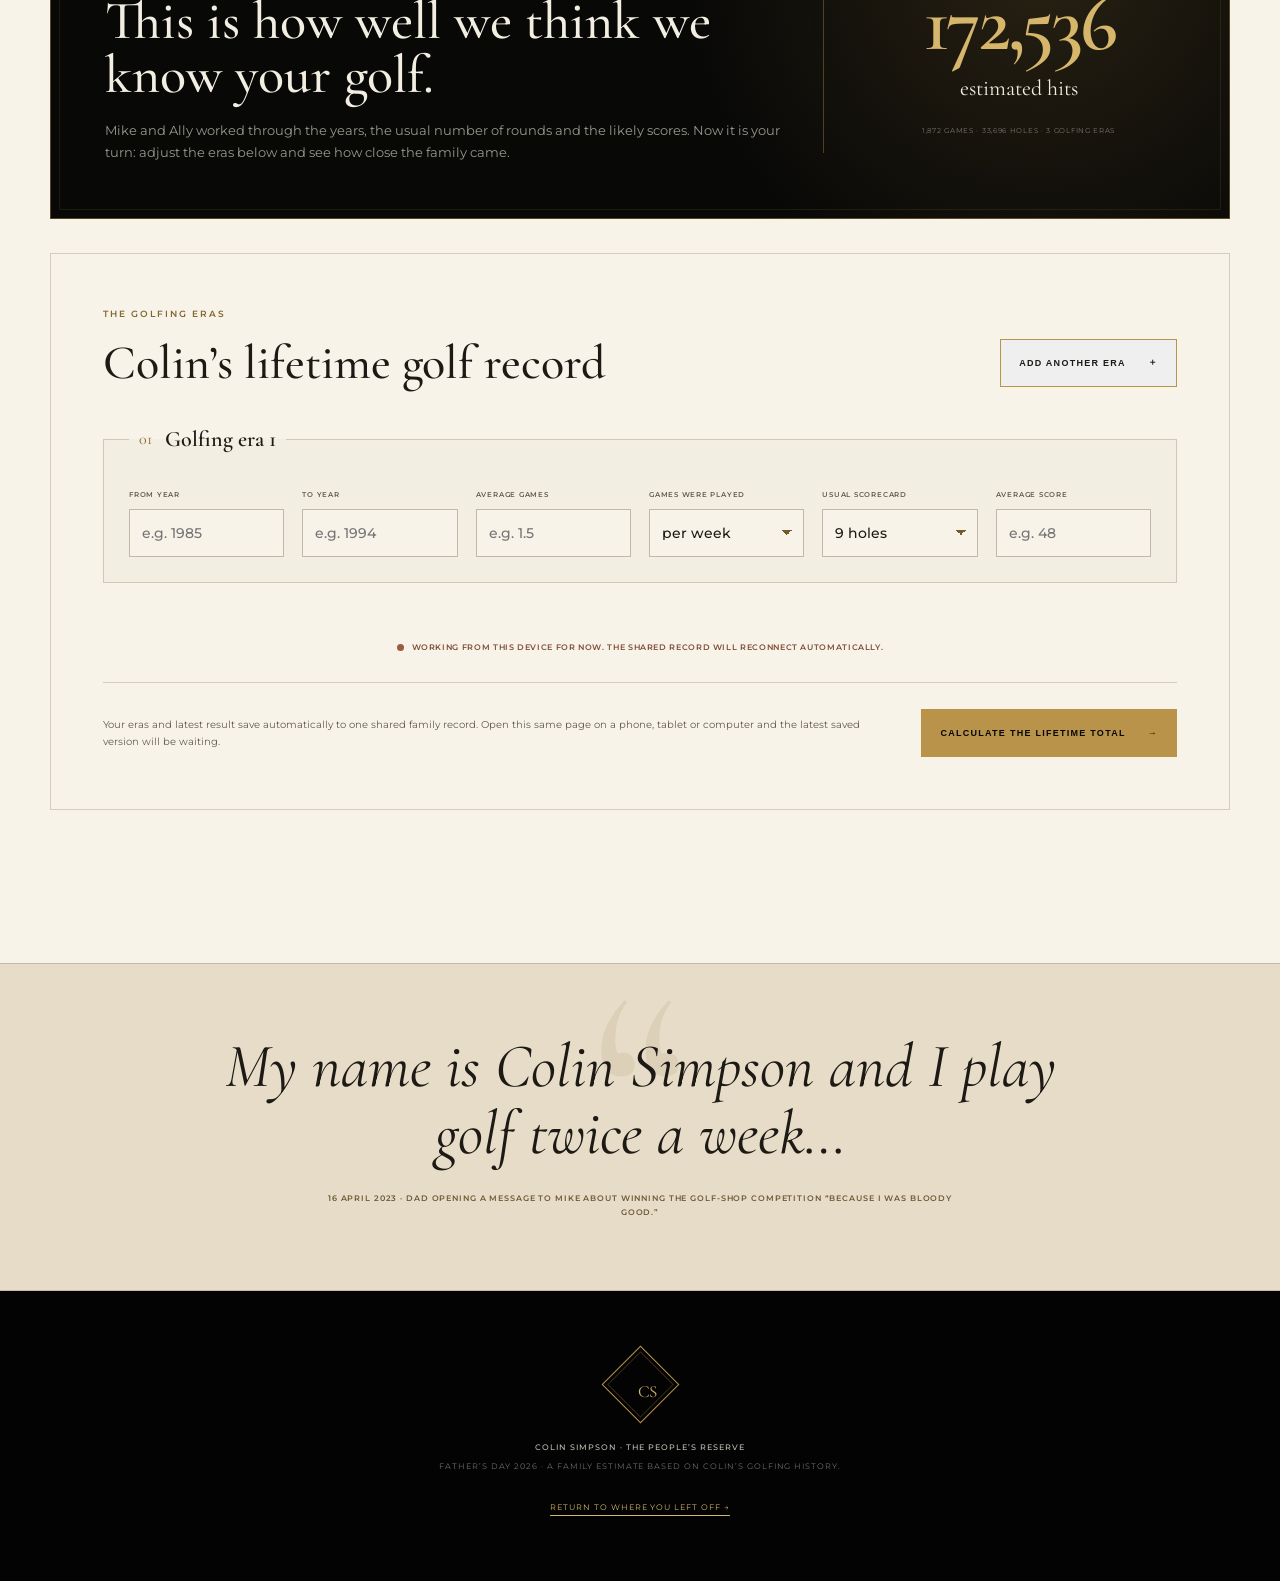
<file: golf-calculator.html>
<!doctype html>
<html lang="en-NZ">
  <head>
    <meta charset="utf-8" />
    <meta name="viewport" content="width=device-width, initial-scale=1" />
    <meta name="theme-color" content="#090908" />
    <meta name="description" content="Estimate how many times Colin Simpson has hit the little white ball across a lifetime of golf." />
    <meta property="og:type" content="website" />
    <meta property="og:locale" content="en_NZ" />
    <meta property="og:title" content="The Little White Ball Calculator — Colin Simpson" />
    <meta property="og:description" content="Build a careful estimate from Colin’s golfing eras, playing frequency and average scores." />
    <meta property="og:url" content="https://mikemaxwelledison.github.io/colin-simpson-peoples-reserve/golf-calculator.html" />
    <meta property="og:image" content="https://mikemaxwelledison.github.io/colin-simpson-peoples-reserve/og.png" />
    <meta name="twitter:card" content="summary_large_image" />
    <title>The Little White Ball Calculator — Colin Simpson</title>
    <link rel="icon" href="favicon.svg" type="image/svg+xml" />
    <link rel="preconnect" href="https://fonts.googleapis.com" />
    <link rel="preconnect" href="https://fonts.gstatic.com" crossorigin />
    <link href="https://fonts.googleapis.com/css2?family=Cormorant+Garamond:ital,wght@0,500;0,600;1,500&amp;family=Italianno&amp;family=Montserrat:wght@400;500;600&amp;display=swap" rel="stylesheet" />
    <link rel="stylesheet" href="styles.css?v=20260905-6" />
    <script src="editable-details.js?v=20260905-6" defer></script>
    <script src="script.js?v=20260905-6" defer></script>
    <script src="golf-calculator.js?v=20260905-6" defer></script>
  </head>
  <body class="subpage calculator-page">
    <a class="skip-link" href="#calculator">Skip to the calculator</a>

    <header class="site-header" data-header>
      <a class="wordmark" href="index.html" aria-label="Colin Simpson — return to the main page">
        <span class="wordmark-mark" aria-hidden="true">CS</span>
        <span class="wordmark-copy"><strong>The People’s Reserve</strong><span>Father’s Day · Vintage 2026</span></span>
      </a>
      <button class="nav-toggle" type="button" aria-expanded="false" aria-controls="site-nav" data-nav-toggle><span>Menu</span><i aria-hidden="true"></i></button>
      <nav class="site-nav" id="site-nav" aria-label="Page links" data-nav>
        <a href="index.html">Main page</a>
        <a href="index.html#family">Family</a>
        <a href="index.html#golf">Golf</a>
        <a href="repco.html">Repco story</a>
        <a href="travels.html">Travels</a>
      </nav>
    </header>

    <main id="main" class="subpage-main">
      <section class="page-hero calculator-hero" aria-labelledby="page-title">
        <div class="page-hero-inner" data-reveal>
          <a class="back-link" href="index.html#golf-calculator-link" data-return-link><span aria-hidden="true">←</span> Return to where you left off</a>
          <p class="eyebrow gold">A lifetime of golf, carefully counted</p>
          <h1 id="page-title"><span>The little white ball</span>Lifetime calculator</h1>
          <p>One golfer. A lifetime of rounds. One considered estimate.</p>
        </div>
      </section>

      <section class="calculator-shell section-shell section-pad" id="calculator" aria-labelledby="calculator-title">
        <header class="section-heading centered narrow" data-reveal>
          <p class="eyebrow ink">How to make a respectable estimate</p>
          <h2 id="calculator-title">Build Dad’s golfing life, one era at a time.</h2>
          <p>Golf habits change. Add a separate era whenever the number of games or typical score changed; gaps are welcome, but the years cannot overlap. Your eras save to the shared family record as you type, so old scorecards can be folded in later from any device.</p>
        </header>

        <ol class="calculator-guide" data-reveal>
          <li><span>01</span><strong>Choose the years</strong><p>Years are counted inclusively, so 2018 to 2020 is three years.</p></li>
          <li><span>02</span><strong>Set the rhythm</strong><p>Enter the average number of games and whether that was per week, month or year.</p></li>
          <li><span>03</span><strong>Add the score</strong><p>A golf score is the number of shots. For example, a nine-hole average of 48 contributes roughly 48 hits per game.</p></li>
        </ol>

        <section class="family-estimate-panel" id="family-estimate-panel" data-reveal aria-label="Family golf estimate">
          <div class="family-estimate-pending" id="family-estimate-pending" hidden>
            <p class="eyebrow gold">The family’s first guess</p>
            <h3 id="family-estimate-title">How well do we know Dad’s time on the course?</h3>
            <p>Mike and Ally’s family estimate is recorded permanently below, ready for Colin to test against the golfing life he remembers.</p>
            <span class="estimate-status">Family calculation complete</span>
          </div>
          <div class="family-estimate-ready" id="family-estimate-ready">
            <div>
              <p class="eyebrow gold">The family’s permanent estimate</p>
              <h3 id="family-estimate-ready-title">This is how well we think we know your golf.</h3>
              <p>Mike and Ally worked through the years, the usual number of rounds and the likely scores. Now it is your turn: adjust the eras below and see how close the family came.</p>
            </div>
            <div class="family-estimate-total" aria-label="The family’s estimated lifetime golf shots">
              <strong id="family-estimate-number">172,536</strong><span>estimated hits</span>
              <small id="family-estimate-summary">1,872 games · 33,696 holes · 3 golfing eras</small>
            </div>
          </div>
        </section>

        <form class="golf-form" id="golf-form" novalidate data-reveal>
          <div class="segment-heading">
            <div>
              <p class="eyebrow ink">The golfing eras</p>
              <h3>Colin’s lifetime golf record</h3>
            </div>
            <button class="button button-outline add-segment" type="button" id="add-segment">Add another era <span aria-hidden="true">＋</span></button>
          </div>

          <div class="segments" id="segments"></div>
          <p class="form-status" id="form-status" role="alert" aria-live="polite"></p>
          <p class="sync-status" id="sync-status" aria-live="polite">Connecting to the shared family record…</p>

          <div class="calculator-actions">
            <p>Your eras and latest result save automatically to one shared family record. Open this same page on a phone, tablet or computer and the latest saved version will be waiting.</p>
            <button class="button button-gold calculate-button" id="calculate-button" type="submit"><span id="calculate-button-label">Calculate the lifetime total</span> <span aria-hidden="true">→</span></button>
          </div>
        </form>

        <section class="calculator-result" id="calculator-result" aria-live="polite" tabindex="-1" hidden>
          <p class="eyebrow gold">The lifetime estimate</p>
          <p class="result-prefix">Colin has hit the little white ball an estimated</p>
          <strong class="result-number" id="result-number">0</strong>
          <p class="result-suffix">times.</p>
          <div class="result-facts" aria-label="Calculation summary">
            <span><strong id="result-games">0</strong> estimated games</span>
            <span><strong id="result-holes">0</strong> estimated holes</span>
            <span><strong id="result-eras">0</strong> golfing eras</span>
          </div>
          <div class="family-result-comparison" id="family-result-comparison" hidden>
            <span>Compared with the family’s estimate</span>
            <strong id="family-comparison-title"></strong>
            <p id="family-comparison-copy"></p>
          </div>
          <p class="result-note">Calculated from the playing periods, frequency and average scores entered above.</p>
          <div class="result-actions">
            <button class="button button-gold" type="button" id="download-certificate">Download Colin’s commemorative golf certificate <span aria-hidden="true">↓</span></button>
            <button class="button button-result-share" type="button" id="share-result">Share this estimate <span aria-hidden="true">↗</span></button>
            <button class="button button-result-clear" type="button" id="clear-result">Clear saved estimate</button>
          </div>
          <p class="result-share-note">The latest estimate is already shared across devices. This optional portable link captures this exact calculated version if you would like to send it to someone.</p>
          <div class="share-link-fallback" id="share-link-fallback" hidden>
            <label for="share-link">Result link</label>
            <div><input id="share-link" type="text" readonly /><button class="button button-result-share" id="copy-share-link" type="button">Copy link</button></div>
          </div>
          <p class="share-status" id="share-status" aria-live="polite"></p>
          <small id="saved-date"></small>
        </section>
      </section>

      <section class="signature-quote calculator-quote" data-reveal>
        <span class="quote-mark" aria-hidden="true">“</span>
        <div class="signature-quote-copy">
          <p>My name is Colin Simpson and I play golf twice a week…</p>
          <cite>16 April 2023 · Dad opening a message to Mike about winning the golf-shop competition “because I was bloody good.”</cite>
        </div>
      </section>
    </main>

    <dialog class="recalculate-dialog" id="recalculate-dialog" aria-labelledby="dialog-title">
      <div class="dialog-crest" aria-hidden="true"><span>CS</span></div>
      <p class="eyebrow ink">An estimate is already saved</p>
      <h2 id="dialog-title">Replace the previous result?</h2>
      <p>The saved estimate and certificate will be replaced by this new calculation.</p>
      <div class="dialog-actions">
        <button class="button button-outline" type="button" id="cancel-recalculate">Cancel</button>
        <button class="button button-dark" type="button" id="download-then-recalculate">Download previous certificate &amp; continue</button>
        <button class="button button-gold" type="button" id="confirm-recalculate">Continue</button>
      </div>
    </dialog>

    <dialog class="recalculate-dialog" id="clear-dialog" aria-labelledby="clear-dialog-title">
      <div class="dialog-crest" aria-hidden="true"><span>CS</span></div>
      <p class="eyebrow ink">Start the estimate again</p>
      <h2 id="clear-dialog-title">Clear the saved result and every era?</h2>
      <p>This clears the shared estimate and every era for everyone, on every device, and returns the calculator to one blank era.</p>
      <div class="dialog-actions">
        <button class="button button-outline" type="button" id="cancel-clear">Cancel</button>
        <button class="button button-dark" type="button" id="confirm-clear">Clear saved estimate</button>
      </div>
    </dialog>

    <footer class="site-footer">
      <div class="footer-mark" aria-hidden="true">CS</div>
      <p><strong>Colin Simpson · The People’s Reserve</strong></p>
      <p>Father’s Day 2026 · A family estimate based on Colin’s golfing history.</p>
      <a href="index.html#golf-calculator-link" data-return-link>Return to where you left off <span aria-hidden="true">→</span></a>
    </footer>
  </body>
</html>
</file>
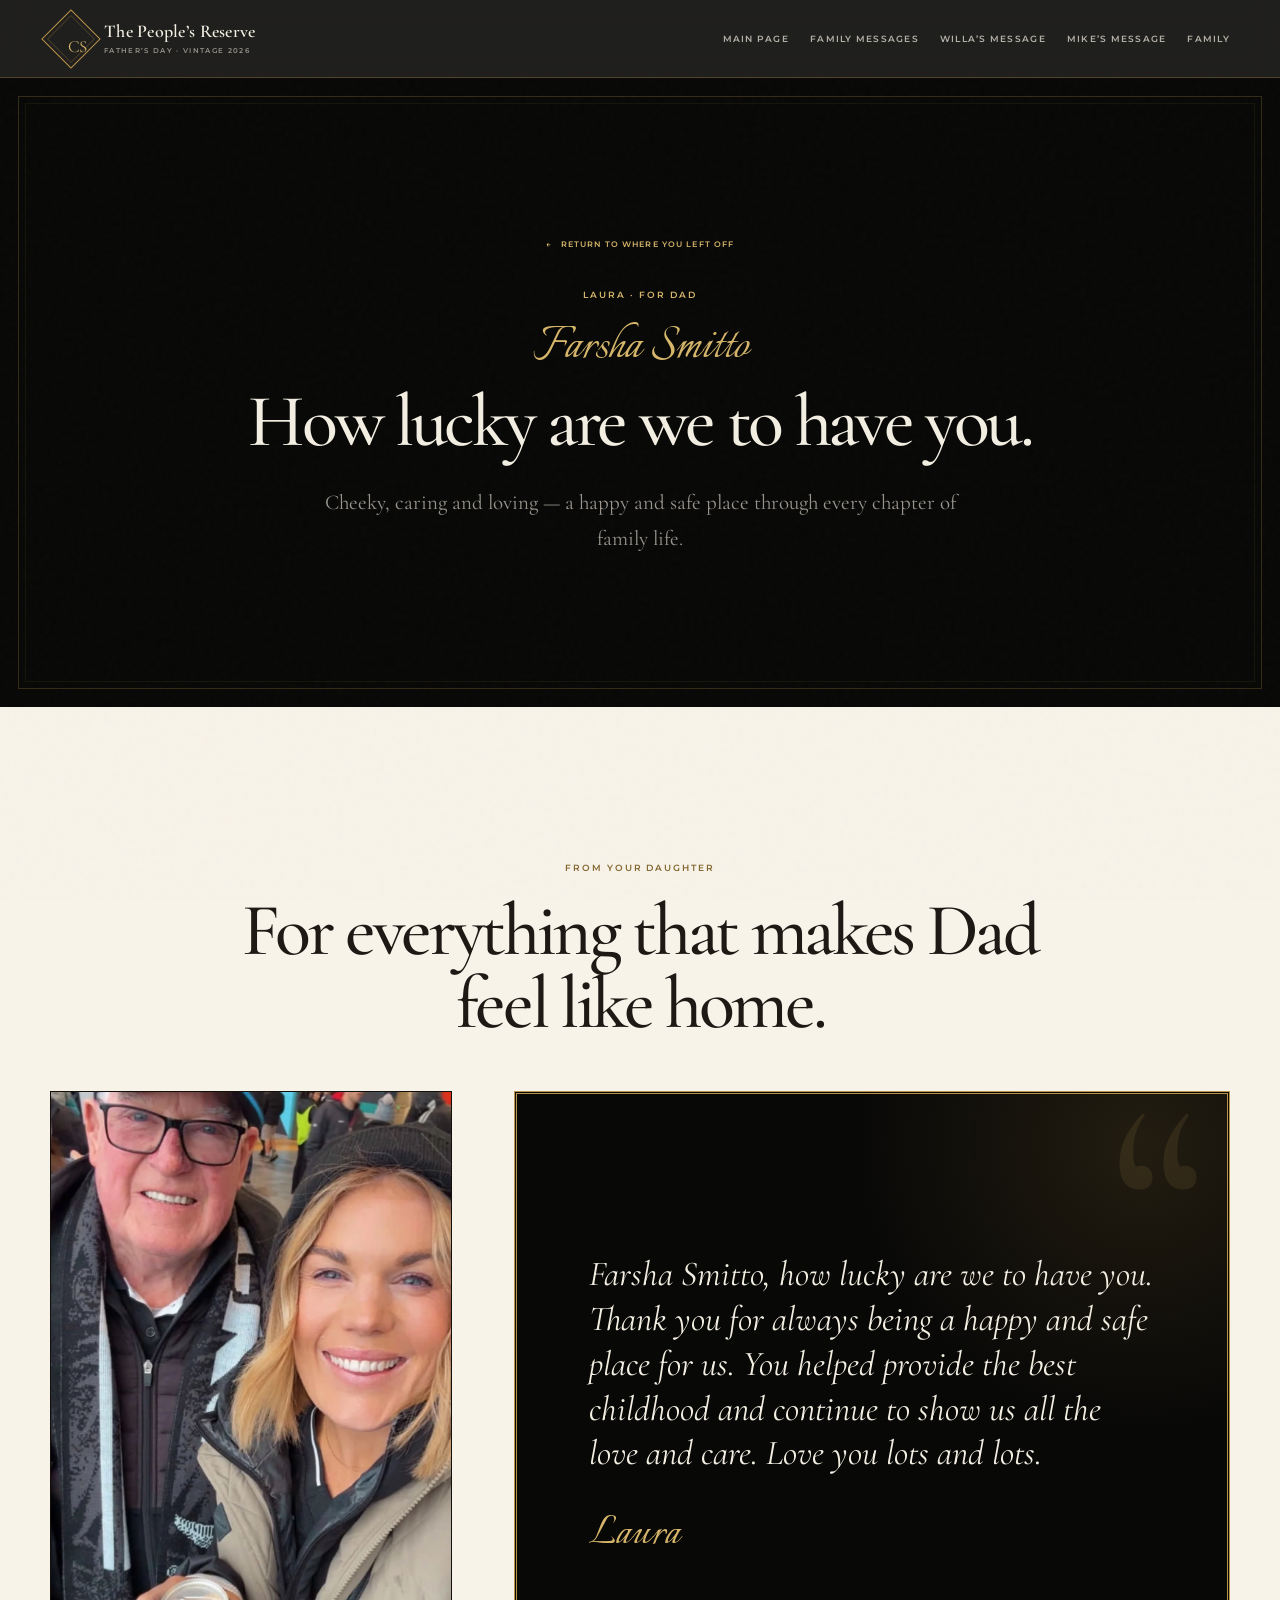
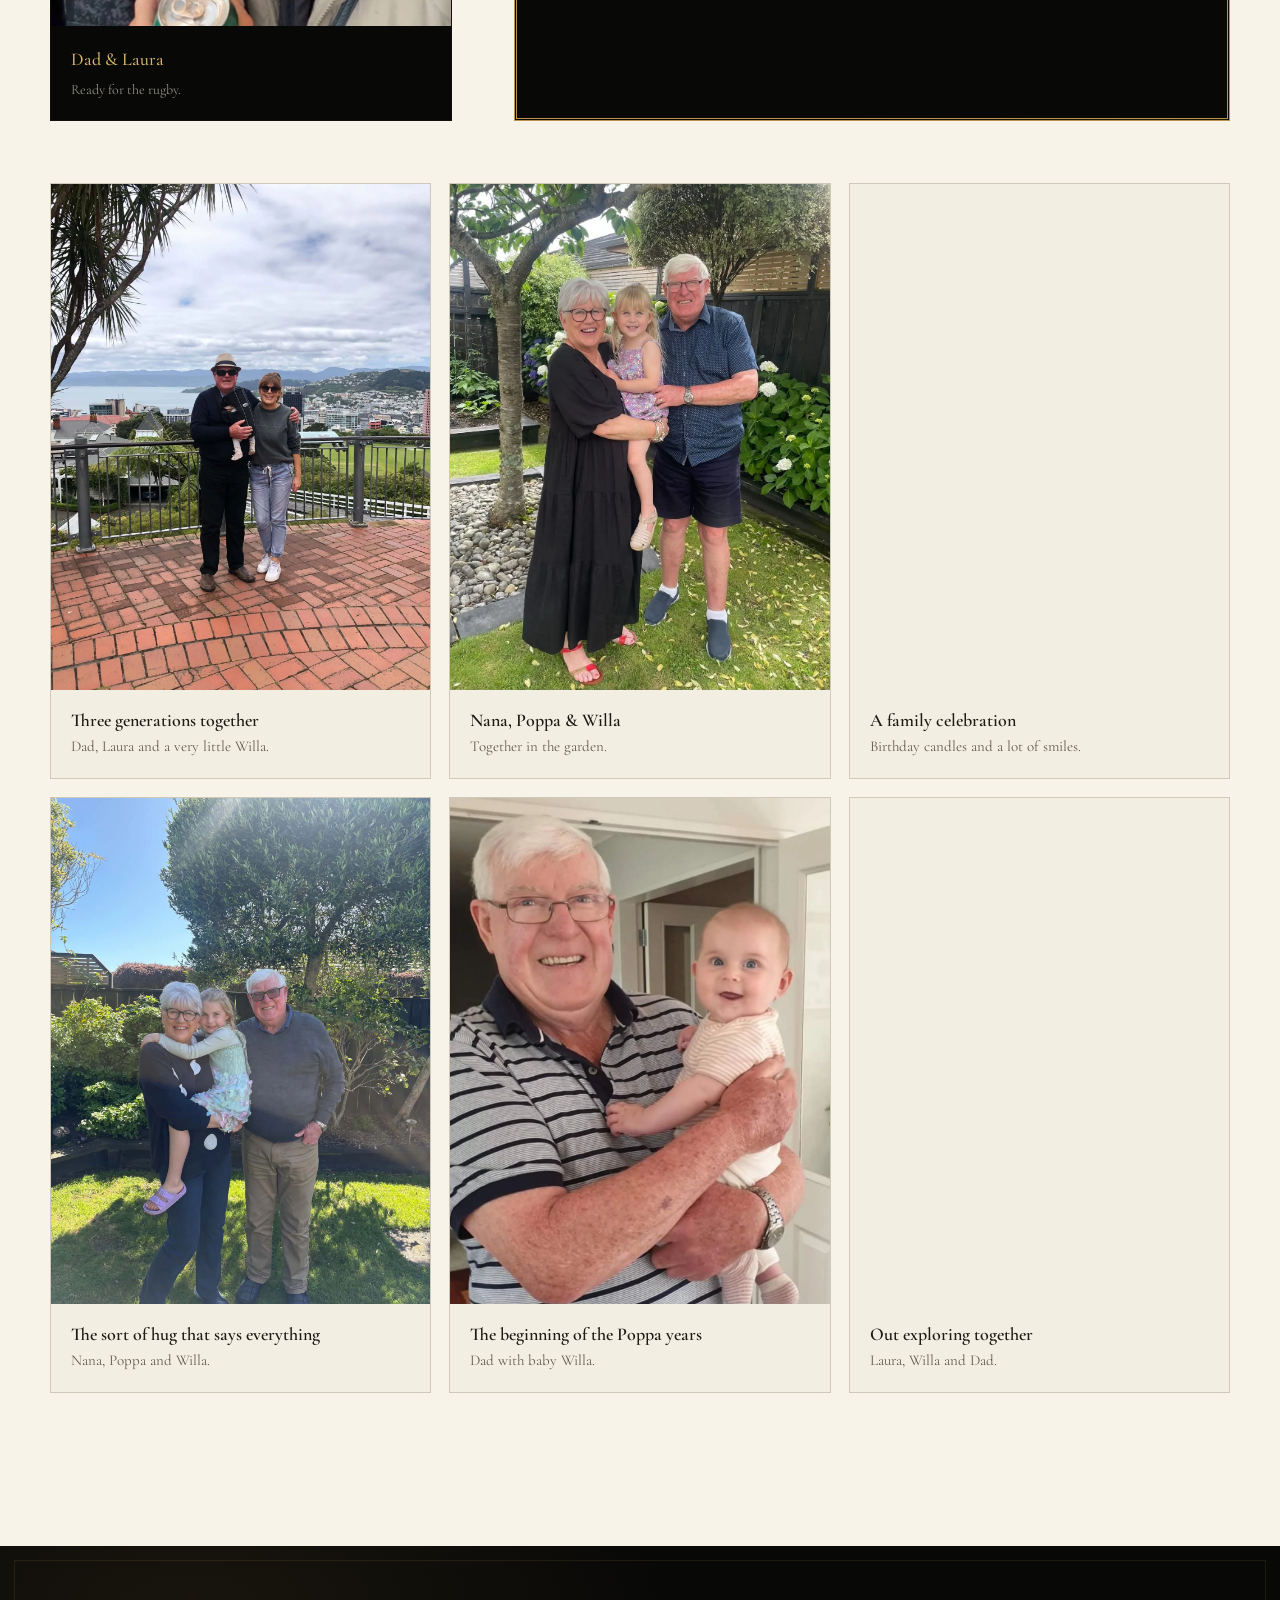
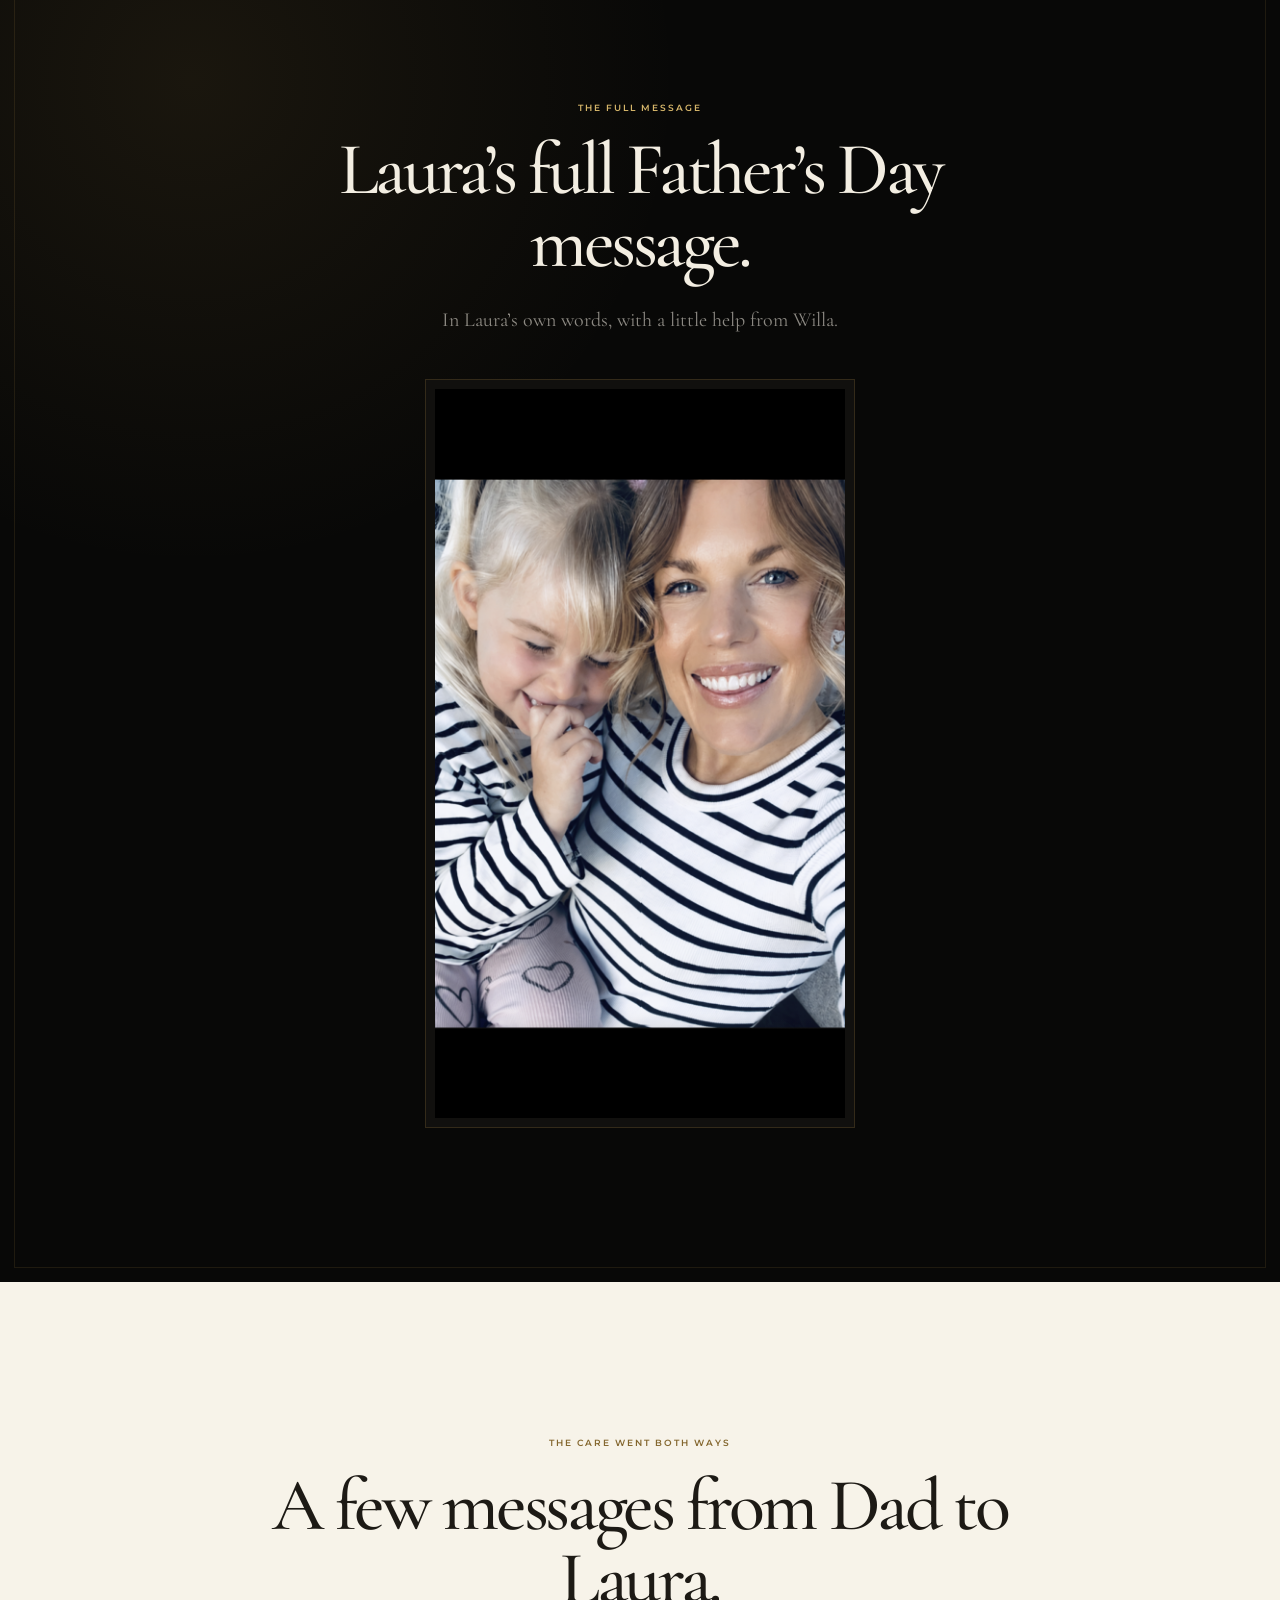
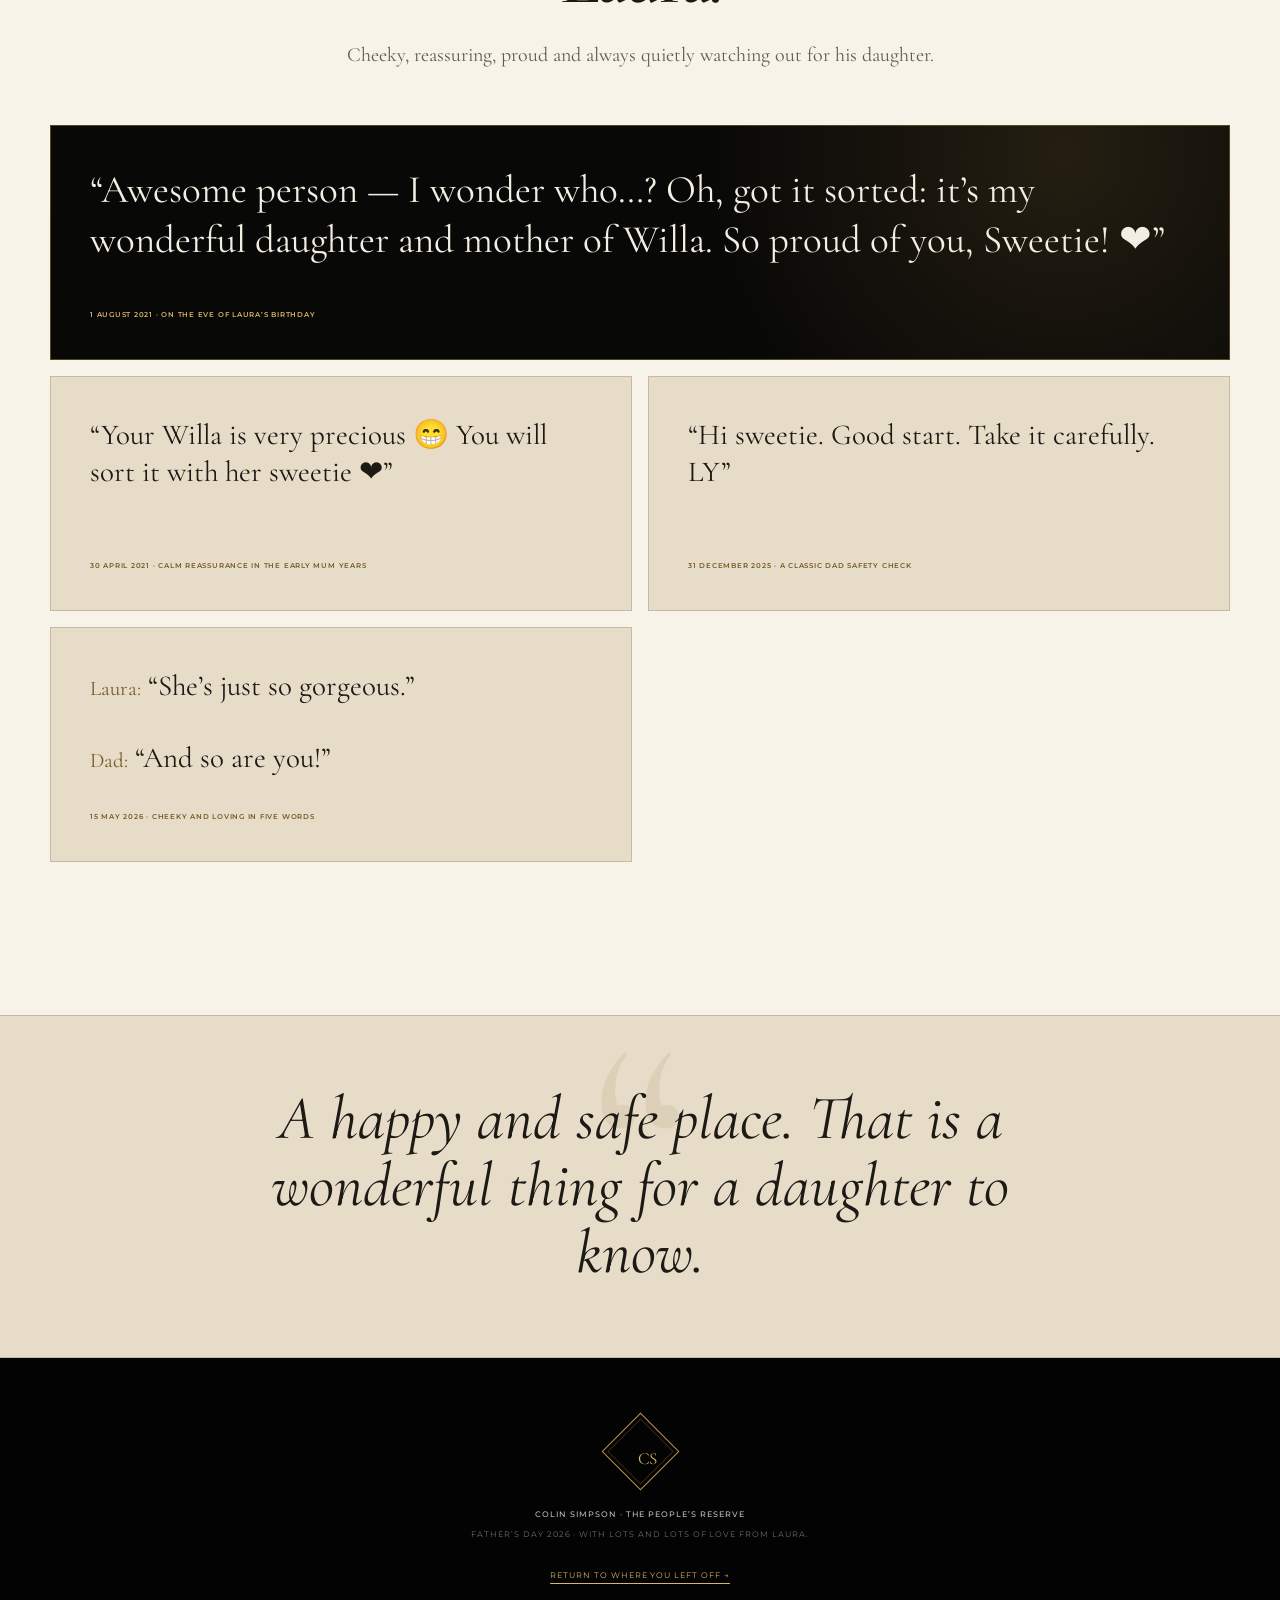
<file: laura.html>
<!doctype html>
<html lang="en-NZ">
  <head>
    <meta charset="utf-8" />
    <meta name="viewport" content="width=device-width, initial-scale=1" />
    <meta name="theme-color" content="#090908" />
    <meta name="description" content="Laura’s Father’s Day message for her dad, Colin Simpson." />
    <meta property="og:type" content="website" />
    <meta property="og:locale" content="en_NZ" />
    <meta property="og:title" content="Laura’s Message — Colin Simpson, The People’s Reserve" />
    <meta property="og:description" content="How lucky are we to have you — Laura’s Father’s Day message for Dad." />
    <meta property="og:url" content="https://mikemaxwelledison.github.io/colin-simpson-peoples-reserve/laura.html" />
    <meta property="og:image" content="https://mikemaxwelledison.github.io/colin-simpson-peoples-reserve/og.png" />
    <meta name="twitter:card" content="summary_large_image" />
    <title>Laura’s Message — Colin Simpson, The People’s Reserve</title>
    <link rel="icon" href="favicon.svg" type="image/svg+xml" />
    <link rel="preconnect" href="https://fonts.googleapis.com" />
    <link rel="preconnect" href="https://fonts.gstatic.com" crossorigin />
    <link href="https://fonts.googleapis.com/css2?family=Cormorant+Garamond:ital,wght@0,500;0,600;1,500&amp;family=Italianno&amp;family=Montserrat:wght@400;500;600&amp;display=swap" rel="stylesheet" />
    <link rel="stylesheet" href="styles.css?v=20260905-5" />
    <script src="script.js?v=20260905-5" defer></script>
  </head>
  <body class="subpage personal-message-page">
    <a class="skip-link" href="#main">Skip to Laura’s message</a>

    <header class="site-header" data-header>
      <a class="wordmark" href="index.html" aria-label="Colin Simpson — return to the main page">
        <span class="wordmark-mark" aria-hidden="true">CS</span>
        <span class="wordmark-copy"><strong>The People’s Reserve</strong><span>Father’s Day · Vintage 2026</span></span>
      </a>
      <button class="nav-toggle" type="button" aria-expanded="false" aria-controls="site-nav" data-nav-toggle><span>Menu</span><i aria-hidden="true"></i></button>
      <nav class="site-nav" id="site-nav" aria-label="Page links" data-nav>
        <a href="index.html">Main page</a>
        <a href="index.html#messages">Family messages</a>
        <a href="willa.html">Willa’s message</a>
        <a href="mike.html">Mike’s message</a>
        <a href="index.html#family">Family</a>
      </nav>
    </header>

    <main id="main" class="subpage-main">
      <section class="page-hero personal-page-hero" aria-labelledby="page-title">
        <div class="page-hero-inner" data-reveal>
          <a class="back-link" href="index.html#laura-story-link" data-return-link><span aria-hidden="true">←</span> Return to where you left off</a>
          <p class="eyebrow gold">Laura · For Dad</p>
          <h1 id="page-title"><span>Farsha Smitto</span>How lucky are we to have you.</h1>
          <p>Cheeky, caring and loving — a happy and safe place through every chapter of family life.</p>
        </div>
      </section>

      <section class="section-shell section-pad personal-opening" aria-labelledby="laura-message-title">
        <header class="section-heading centered narrow" data-reveal>
          <p class="eyebrow ink">From your daughter</p>
          <h2 id="laura-message-title">For everything that makes Dad feel like home.</h2>
        </header>

        <div class="message-opening-grid">
          <figure class="message-hero-photo" data-reveal>
            <img src="assets/images/laura-colin-rugby.webp" alt="Colin and Laura smiling together in their rugby gear" width="1087" height="1800" fetchpriority="high" />
            <figcaption><strong>Dad &amp; Laura</strong><span>Ready for the rugby.</span></figcaption>
          </figure>
          <blockquote class="family-letter" data-reveal>
            <span class="quote-mark" aria-hidden="true">“</span>
            <p>
              Farsha Smitto, how lucky are we to have you. Thank you for always being a happy and safe
              place for us. You helped provide the best childhood and continue to show us all the love
              and care. Love you lots and lots.
            </p>
            <cite>Laura</cite>
          </blockquote>
        </div>

        <div class="personal-gallery laura-gallery" aria-label="Laura’s family photographs">
          <figure class="photo-card" data-reveal>
            <img src="assets/images/laura-colin-wellington.webp" alt="Colin and Laura together with baby Willa in a carrier, overlooking Wellington" width="1350" height="1800" loading="lazy" decoding="async" />
            <figcaption><strong>Three generations together</strong><span>Dad, Laura and a very little Willa.</span></figcaption>
          </figure>
          <figure class="photo-card" data-reveal>
            <img src="assets/images/laura-family-garden.webp" alt="Ally and Colin holding Willa together in the garden" width="1093" height="1365" loading="lazy" decoding="async" />
            <figcaption><strong>Nana, Poppa &amp; Willa</strong><span>Together in the garden.</span></figcaption>
          </figure>
          <figure class="photo-card" data-reveal>
            <img src="assets/images/laura-family-birthday.webp" alt="Ally, Willa and Colin smiling behind a birthday cake" width="1350" height="1800" loading="lazy" decoding="async" />
            <figcaption><strong>A family celebration</strong><span>Birthday candles and a lot of smiles.</span></figcaption>
          </figure>
          <figure class="photo-card" data-reveal>
            <img src="assets/images/laura-family-garden-hug.webp" alt="Willa hugging Ally while Colin stands beside them in the garden" width="1350" height="1800" loading="lazy" decoding="async" />
            <figcaption><strong>The sort of hug that says everything</strong><span>Nana, Poppa and Willa.</span></figcaption>
          </figure>
          <figure class="photo-card" data-reveal>
            <img src="assets/images/laura-poppa-baby.webp" alt="Colin smiling while holding baby Willa" width="1170" height="1547" loading="lazy" decoding="async" />
            <figcaption><strong>The beginning of the Poppa years</strong><span>Dad with baby Willa.</span></figcaption>
          </figure>
          <figure class="photo-card" data-reveal>
            <img src="assets/images/laura-colin-willa-walk.webp" alt="Laura, Willa and Colin smiling together on an outdoor walk" width="1352" height="1800" loading="lazy" decoding="async" />
            <figcaption><strong>Out exploring together</strong><span>Laura, Willa and Dad.</span></figcaption>
          </figure>
        </div>
      </section>

      <section class="message-video-band dark-panel" aria-labelledby="laura-video-title">
        <div class="section-shell section-pad">
          <header class="section-heading centered narrow" data-reveal>
            <p class="eyebrow gold">The full message</p>
            <h2 id="laura-video-title">Laura’s full Father’s Day message.</h2>
            <p>In Laura’s own words, with a little help from Willa.</p>
          </header>
          <div class="detail-video detail-video-portrait" data-reveal>
            <video controls playsinline preload="metadata" poster="assets/images/message-laura.png" aria-label="Laura’s full Father’s Day message for Dad">
              <source src="assets/videos/laura-full.mp4" type="video/mp4" />
              Your browser cannot play this video.
            </video>
          </div>
        </div>
      </section>

      <section class="section-shell section-pad personal-messages" aria-labelledby="laura-texts-title">
        <header class="section-heading centered narrow" data-reveal>
          <p class="eyebrow ink">The care went both ways</p>
          <h2 id="laura-texts-title">A few messages from Dad to Laura.</h2>
          <p>Cheeky, reassuring, proud and always quietly watching out for his daughter.</p>
        </header>
        <div class="message-quote-grid">
          <blockquote class="message-quote-card message-quote-featured" data-reveal>
            <p>“Awesome person — I wonder who…? Oh, got it sorted: it’s my wonderful daughter and mother of Willa. So proud of you, Sweetie! ❤”</p>
            <cite>1 August 2021 · On the eve of Laura’s birthday</cite>
          </blockquote>
          <blockquote class="message-quote-card" data-reveal>
            <p>“Your Willa is very precious 😁 You will sort it with her sweetie ❤”</p>
            <cite>30 April 2021 · Calm reassurance in the early mum years</cite>
          </blockquote>
          <blockquote class="message-quote-card" data-reveal>
            <p>“Hi sweetie. Good start. Take it carefully. LY”</p>
            <cite>31 December 2025 · A classic Dad safety check</cite>
          </blockquote>
          <blockquote class="message-quote-card message-quote-dialogue" data-reveal>
            <p><span>Laura:</span> “She’s just so gorgeous.”</p>
            <p><span>Dad:</span> “And so are you!”</p>
            <cite>15 May 2026 · Cheeky and loving in five words</cite>
          </blockquote>
        </div>
      </section>

      <section class="signature-quote" data-reveal>
        <span class="quote-mark" aria-hidden="true">“</span>
        <p>A happy and safe place. That is a wonderful thing for a daughter to know.</p>
      </section>
    </main>

    <footer class="site-footer">
      <div class="footer-mark" aria-hidden="true">CS</div>
      <p><strong>Colin Simpson · The People’s Reserve</strong></p>
      <p>Father’s Day 2026 · With lots and lots of love from Laura.</p>
      <a href="index.html#laura-story-link" data-return-link>Return to where you left off <span aria-hidden="true">→</span></a>
    </footer>
  </body>
</html>
</file>
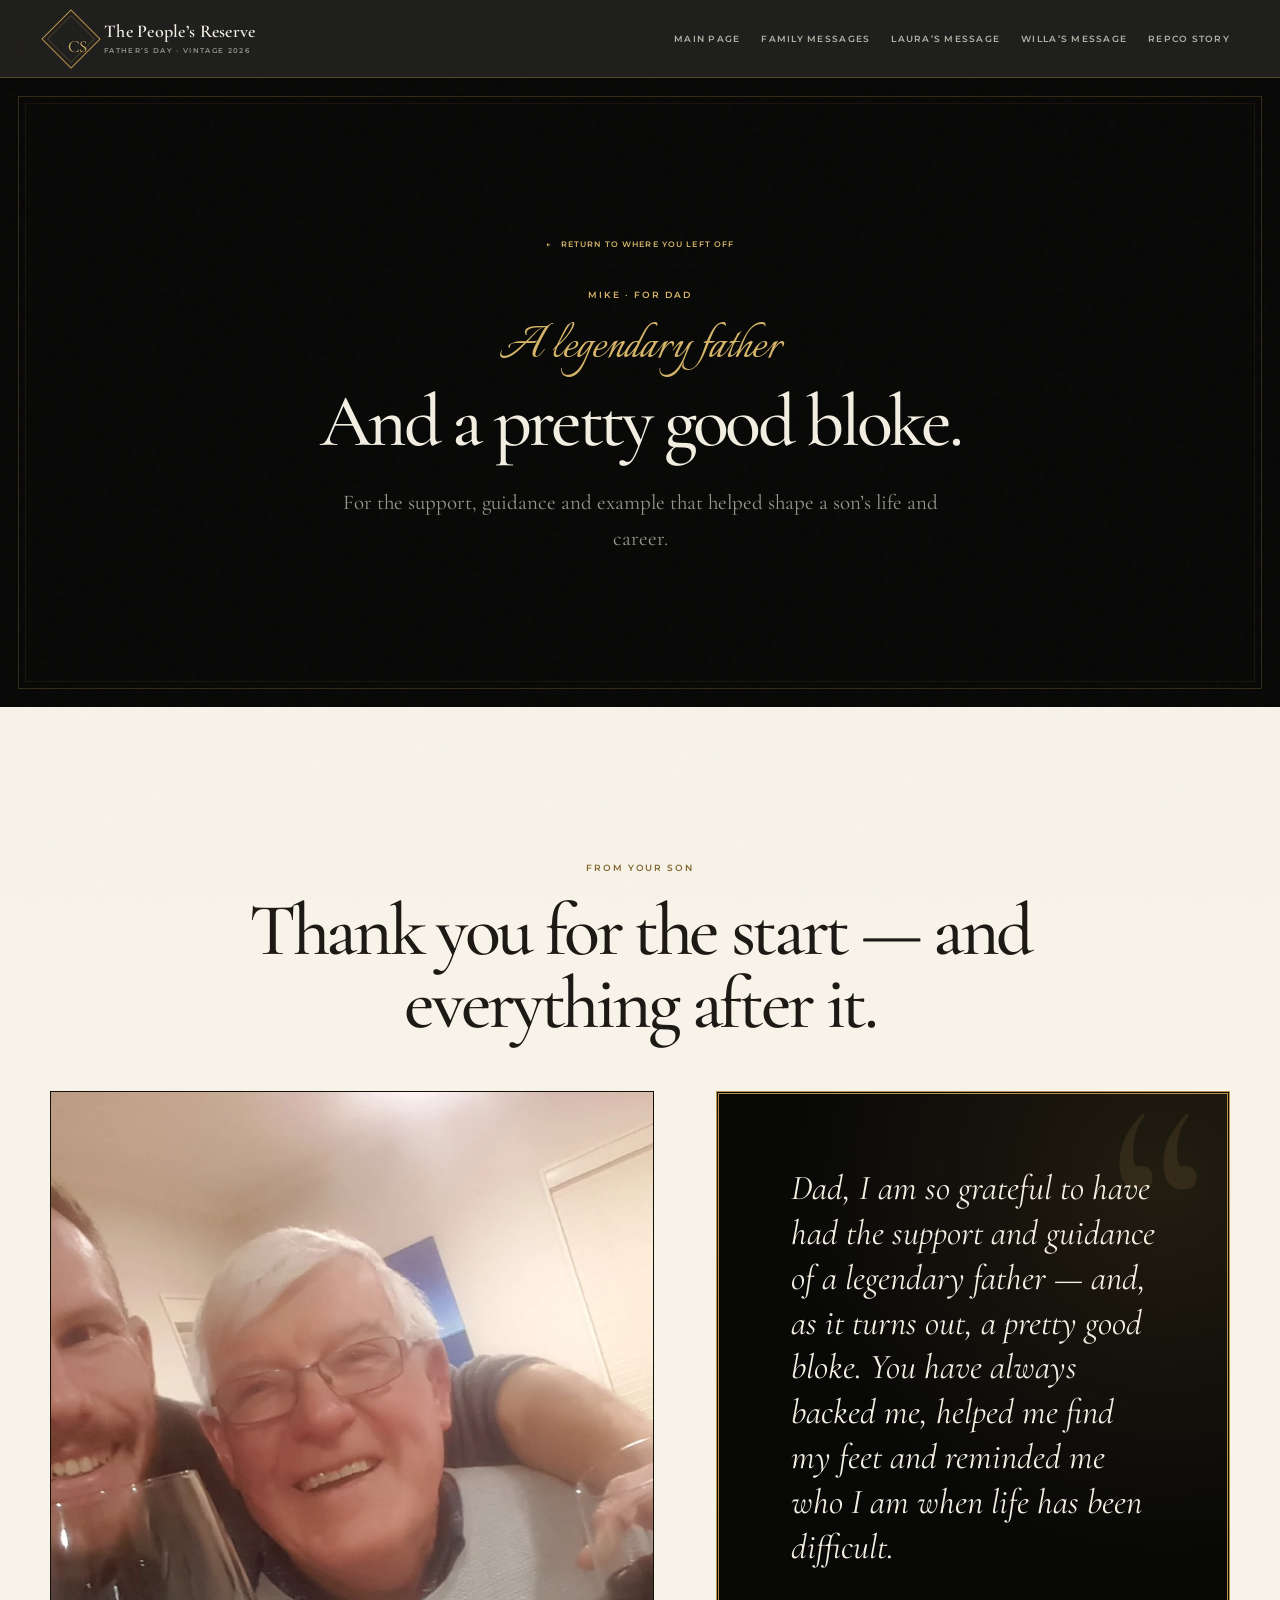
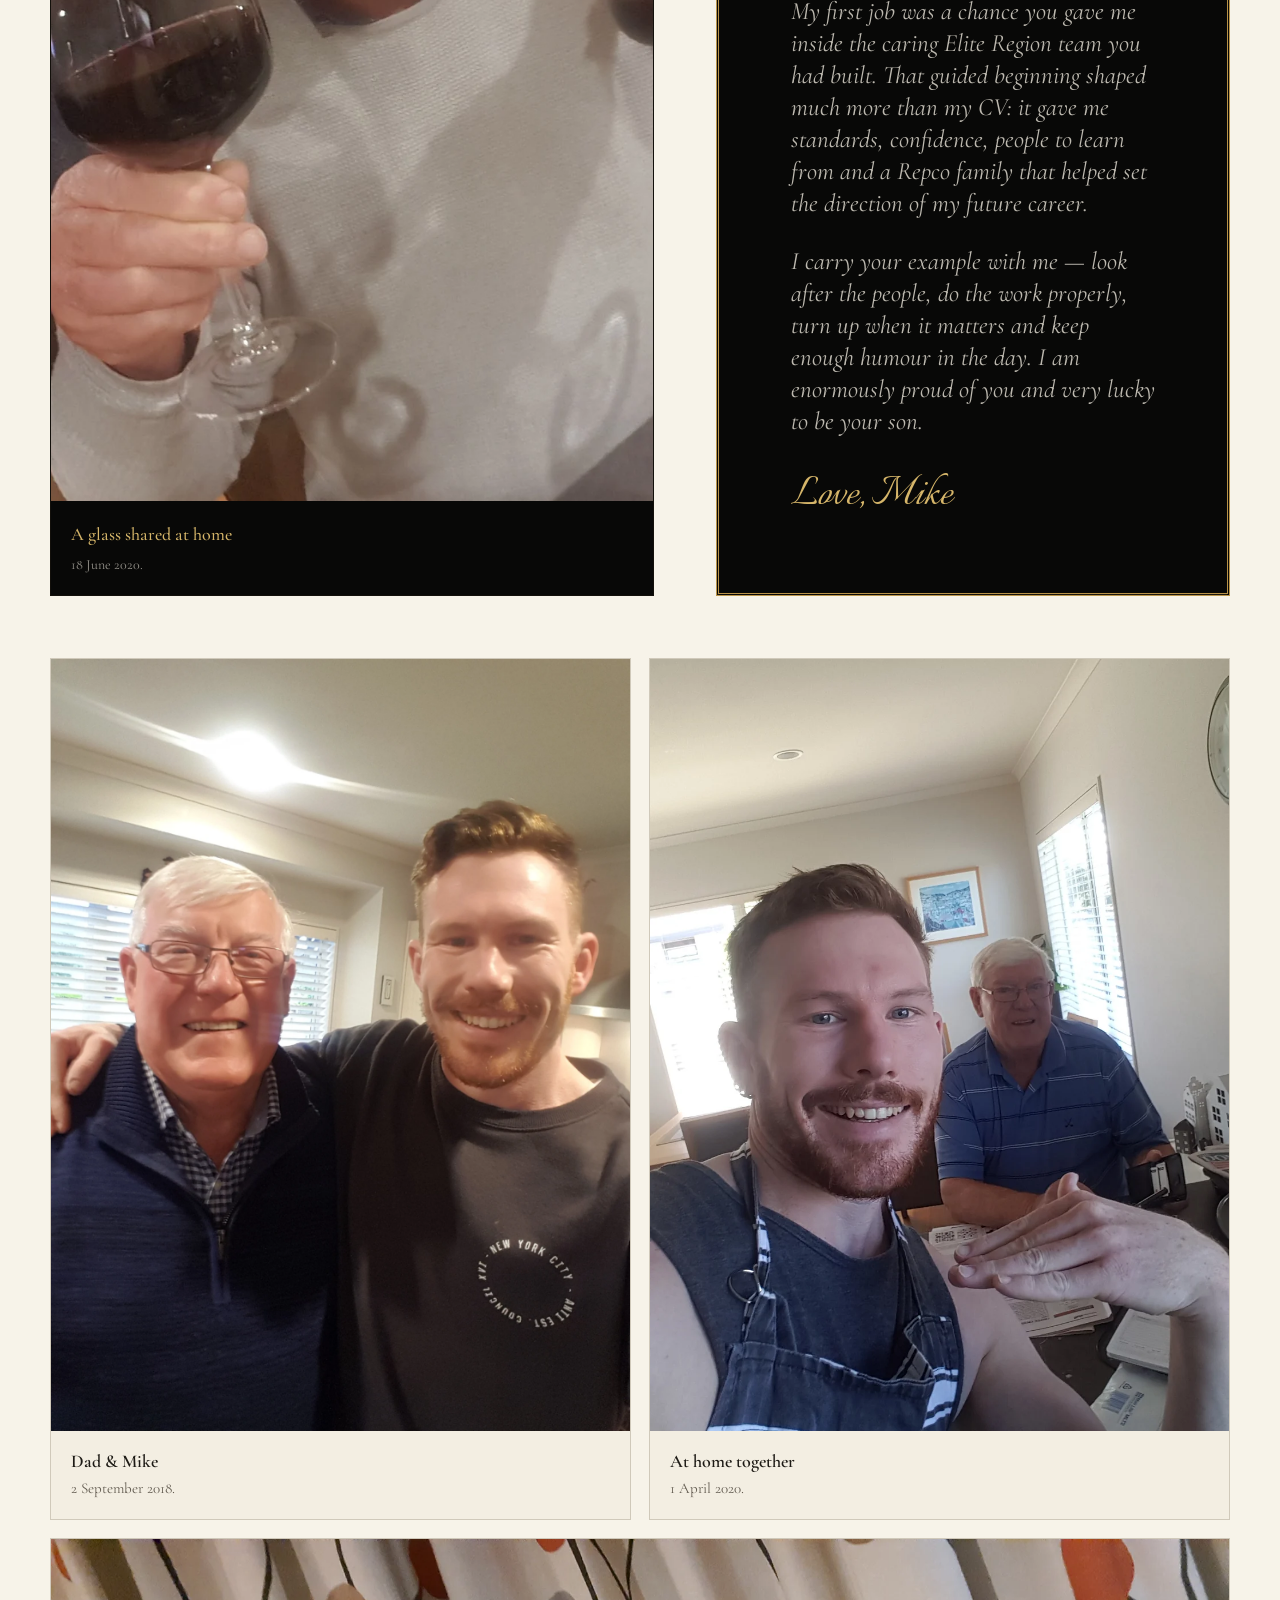
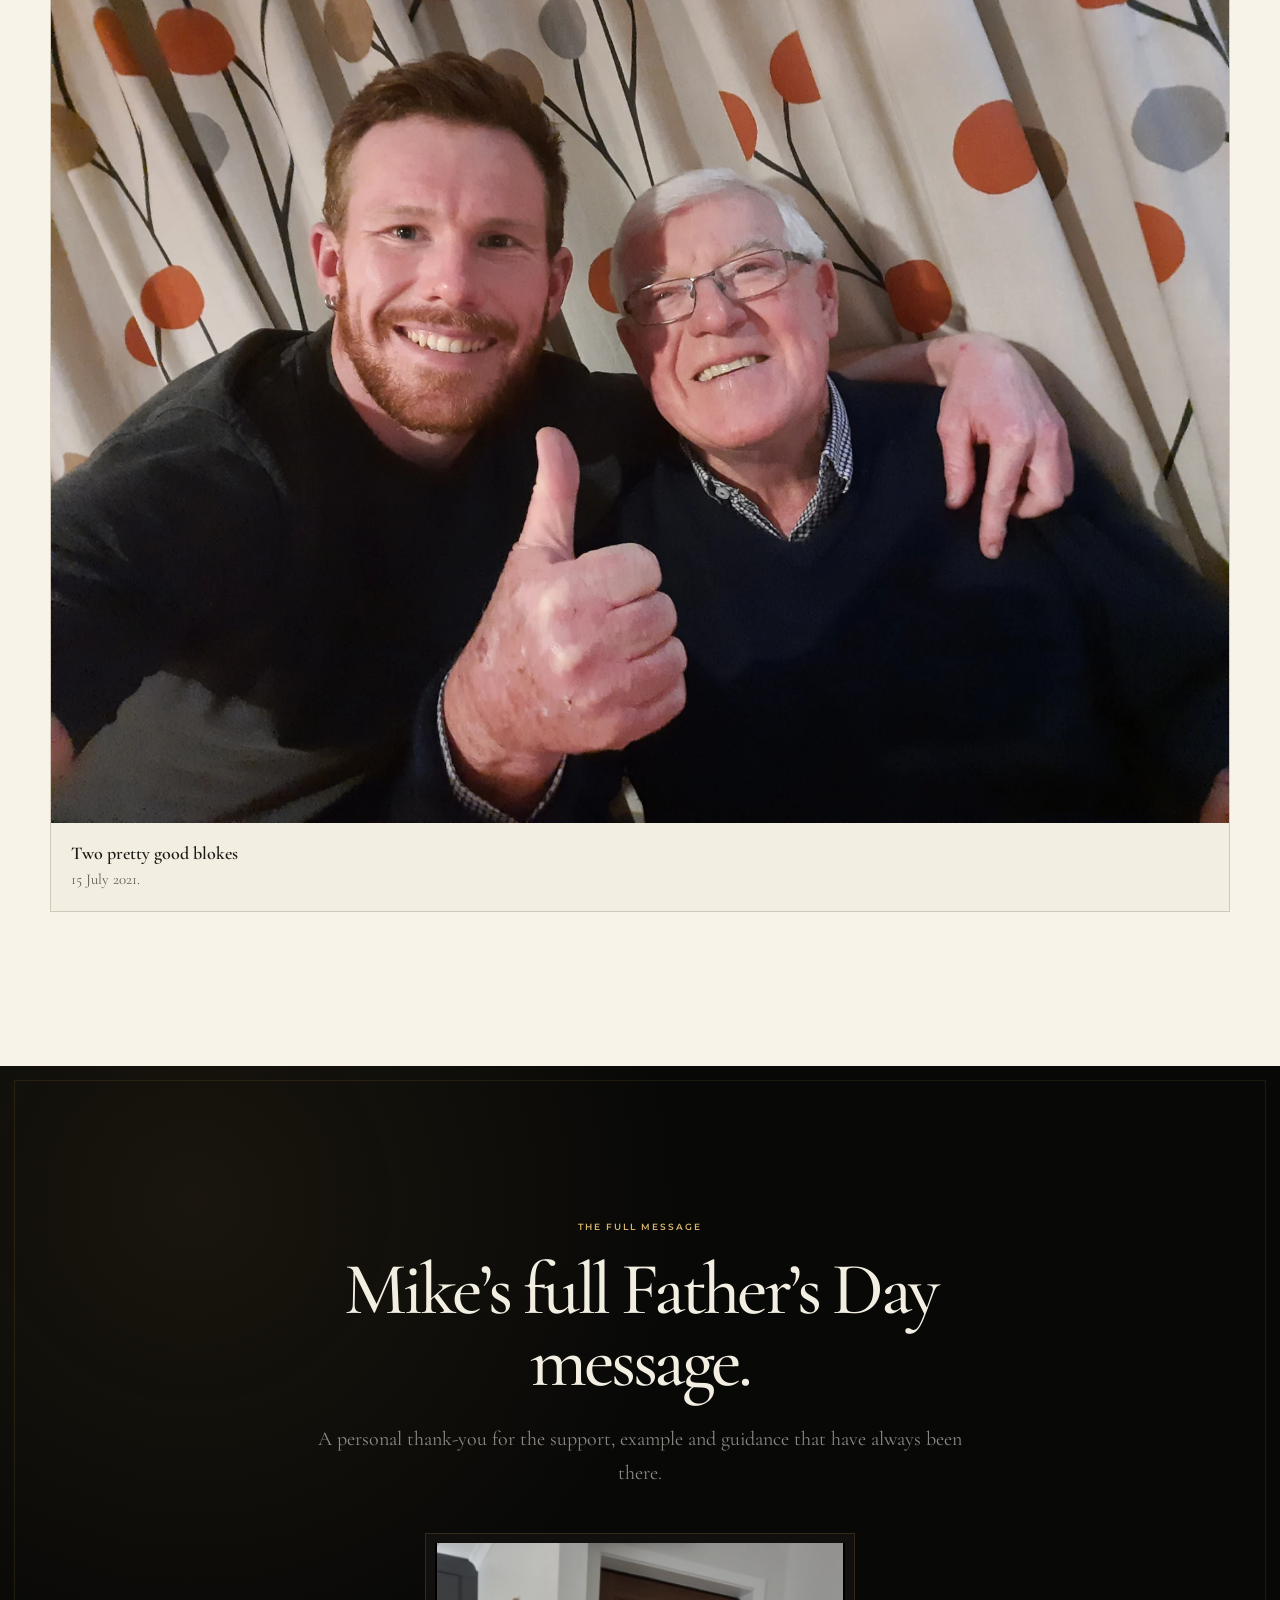
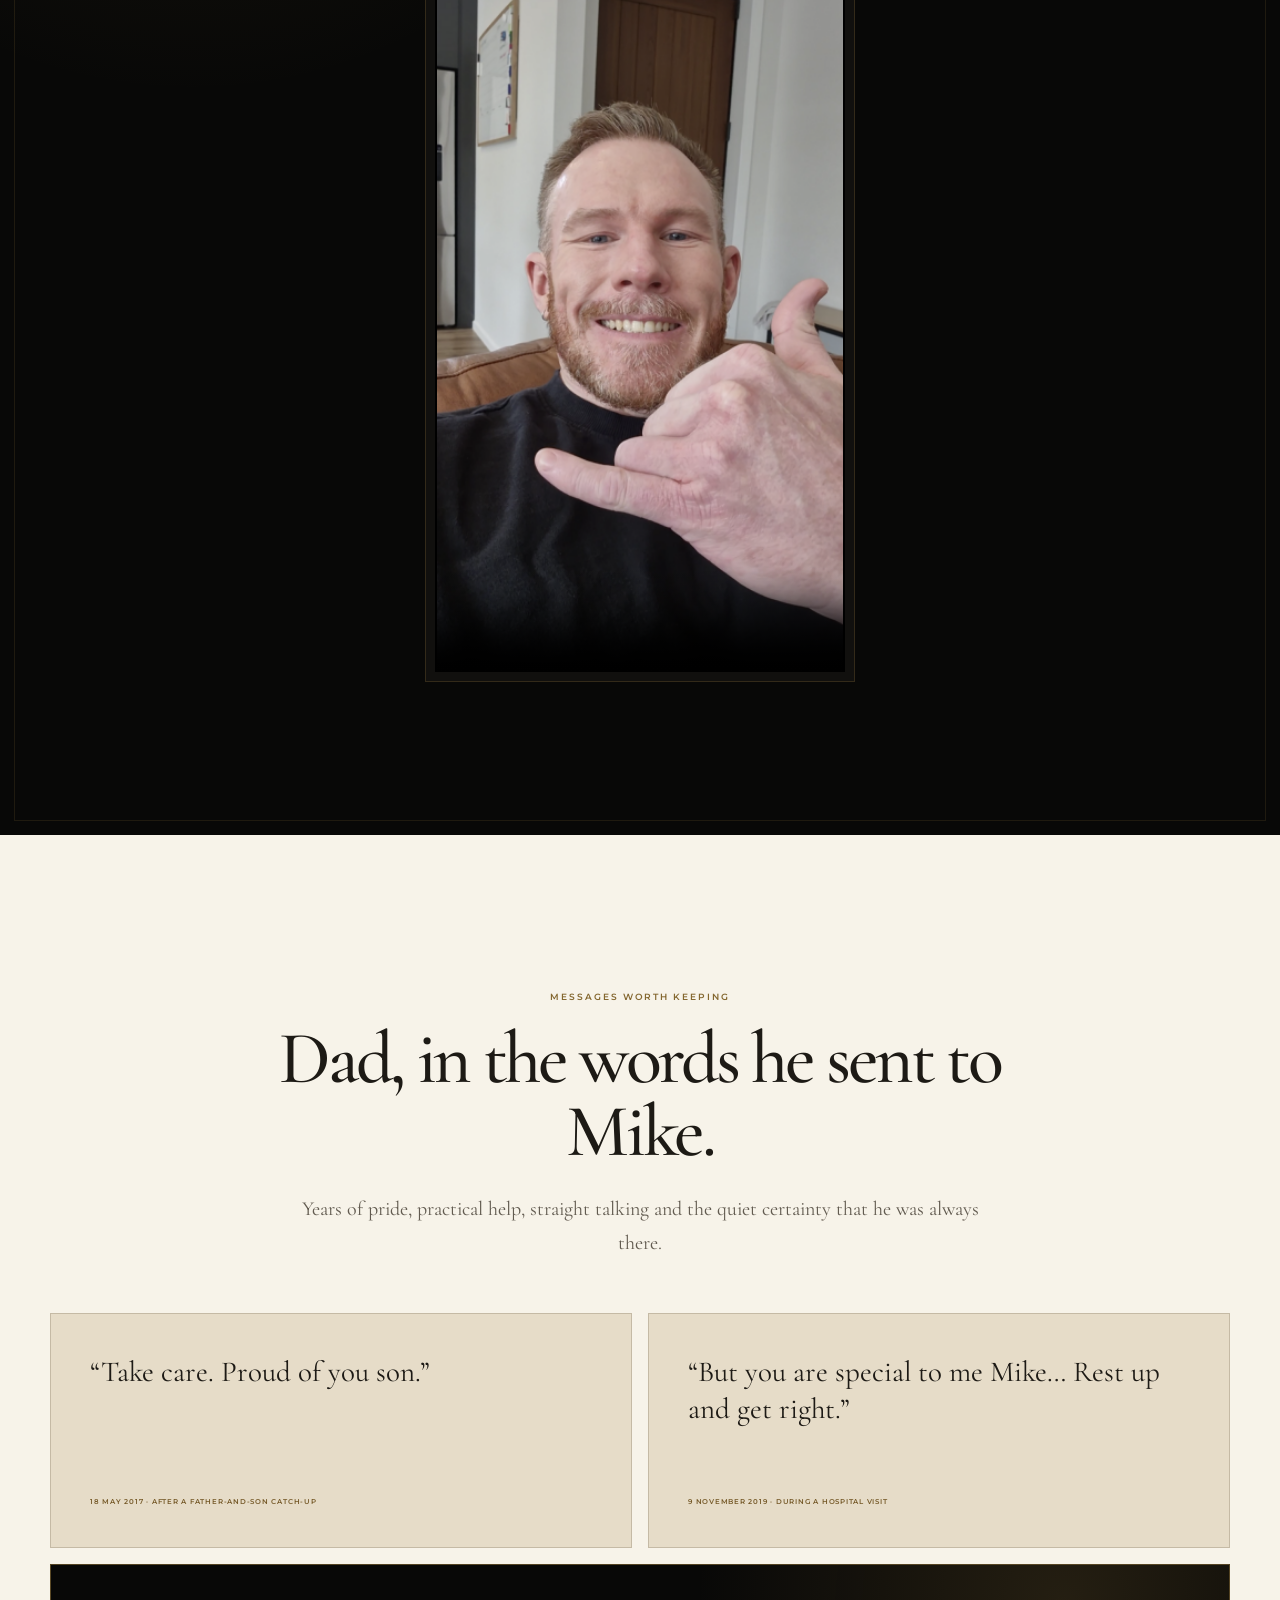
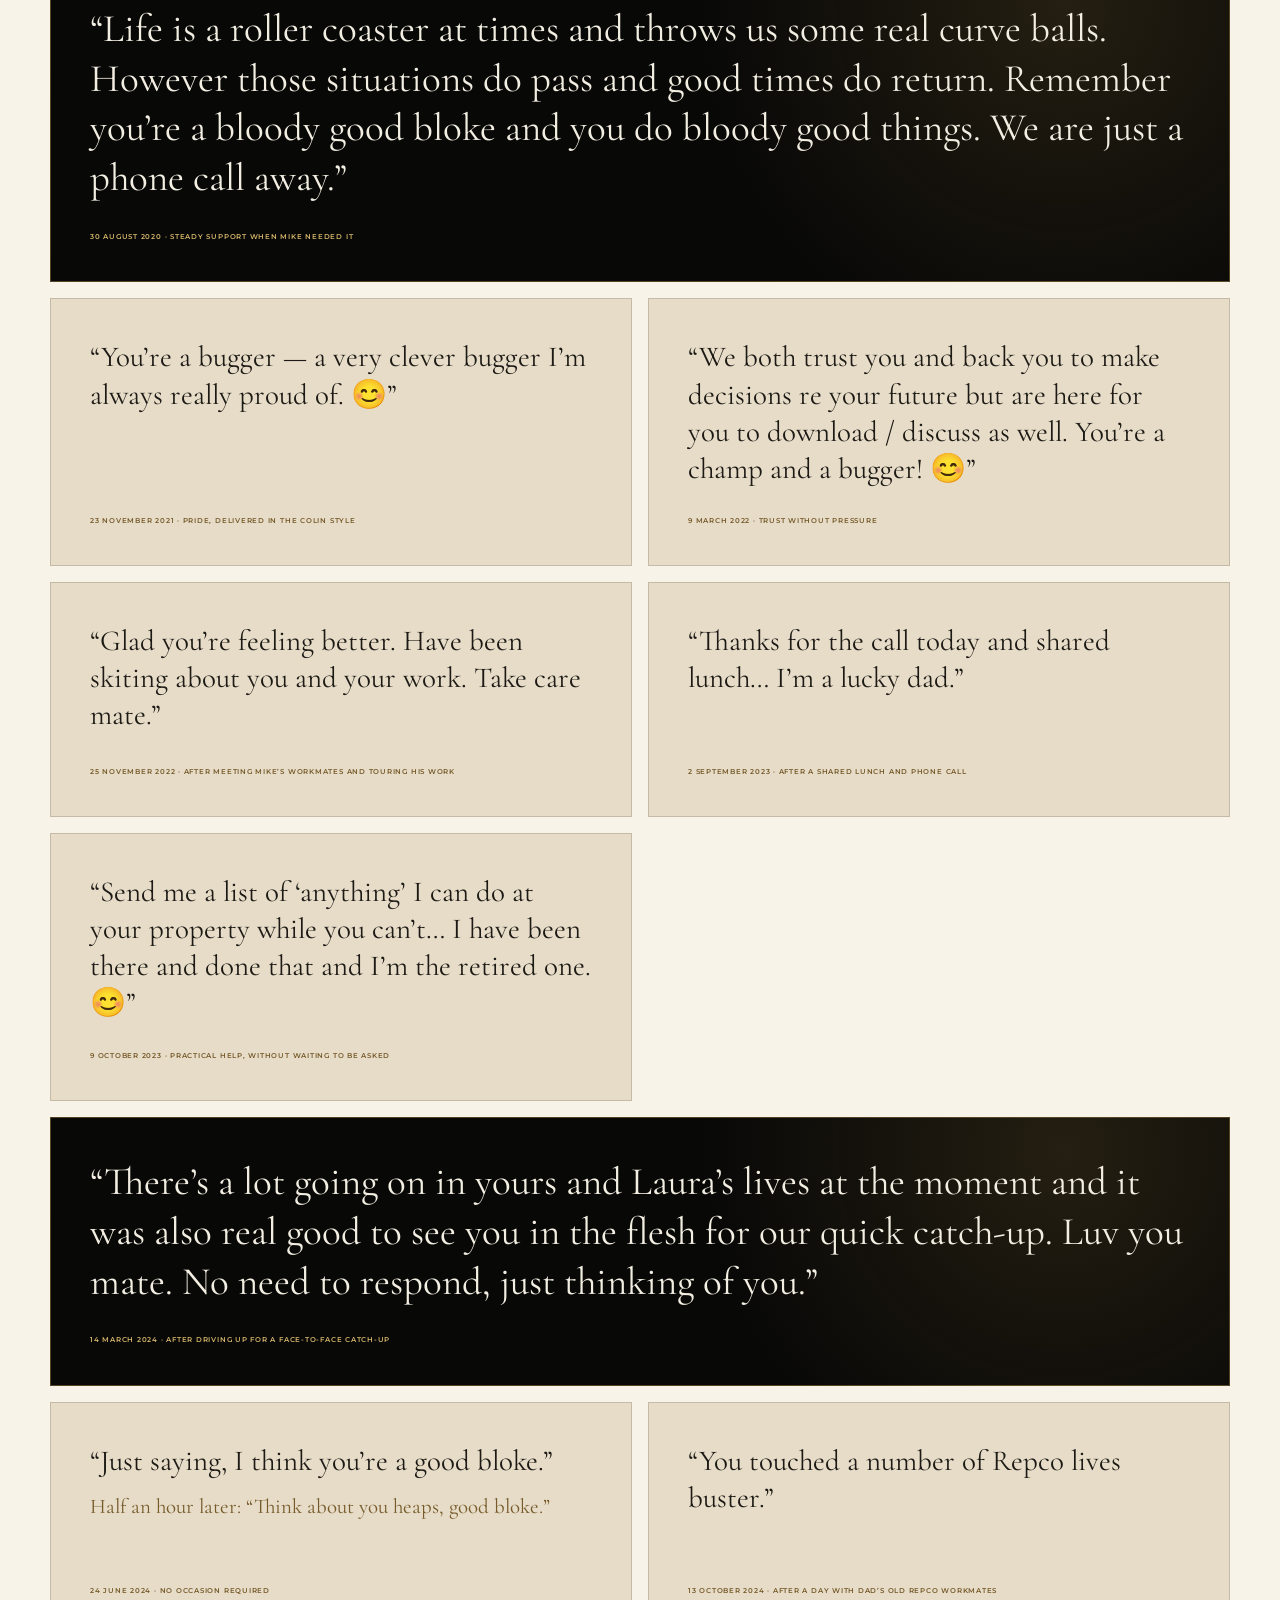
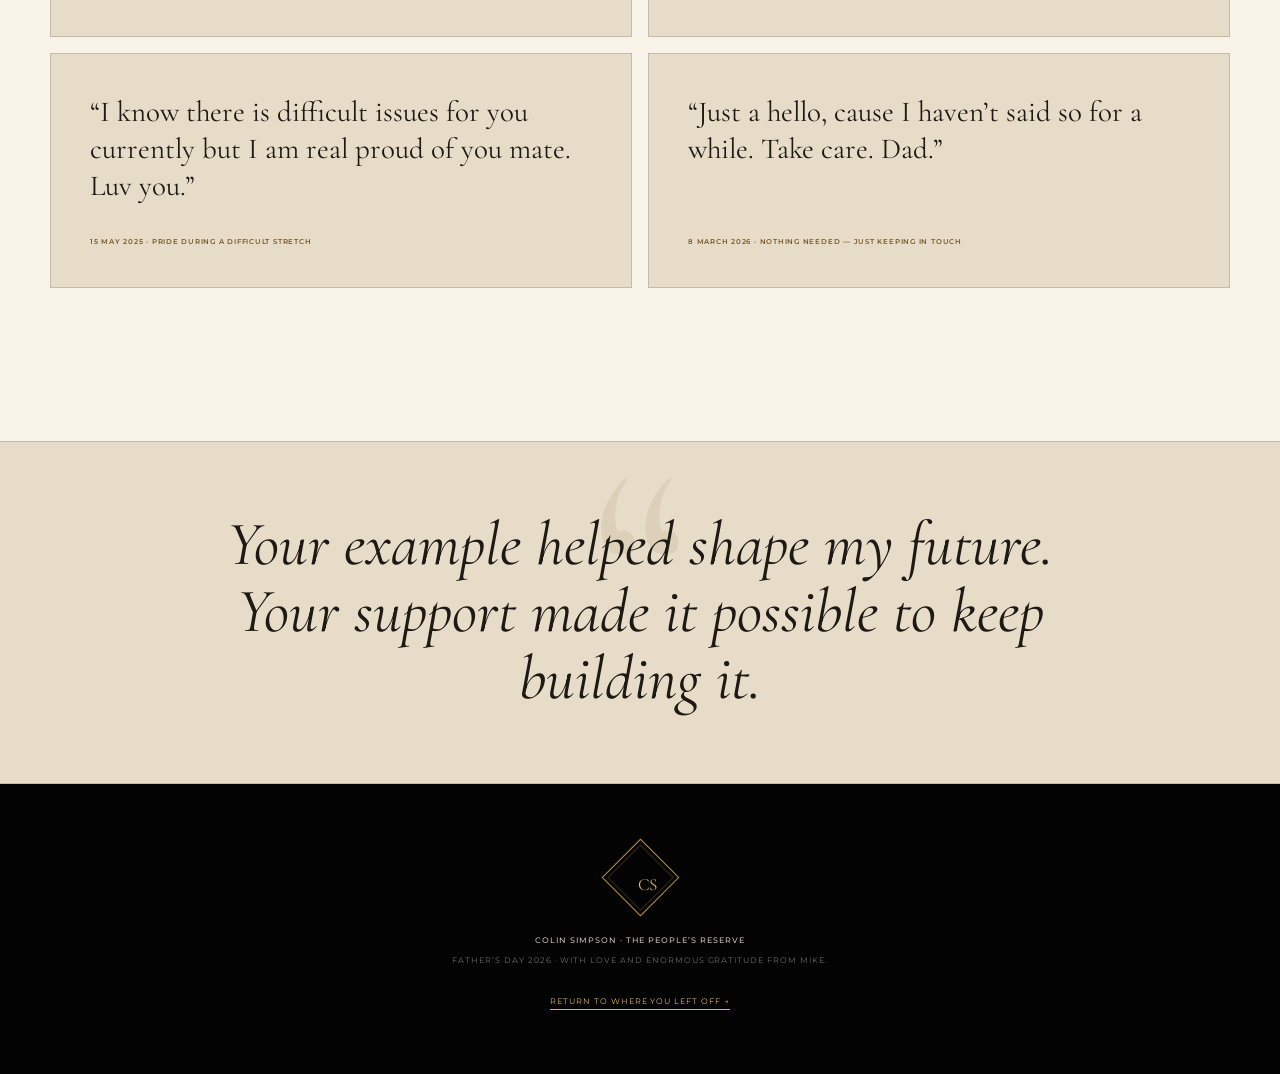
<file: mike.html>
<!doctype html>
<html lang="en-NZ">
  <head>
    <meta charset="utf-8" />
    <meta name="viewport" content="width=device-width, initial-scale=1" />
    <meta name="theme-color" content="#090908" />
    <meta name="description" content="Mike’s Father’s Day message for his dad, Colin Simpson." />
    <meta property="og:type" content="website" />
    <meta property="og:locale" content="en_NZ" />
    <meta property="og:title" content="Mike’s Message — Colin Simpson, The People’s Reserve" />
    <meta property="og:description" content="For the support and guidance of a legendary father — and a pretty good bloke." />
    <meta property="og:url" content="https://mikemaxwelledison.github.io/colin-simpson-peoples-reserve/mike.html" />
    <meta property="og:image" content="https://mikemaxwelledison.github.io/colin-simpson-peoples-reserve/og.png" />
    <meta name="twitter:card" content="summary_large_image" />
    <title>Mike’s Message — Colin Simpson, The People’s Reserve</title>
    <link rel="icon" href="favicon.svg" type="image/svg+xml" />
    <link rel="preconnect" href="https://fonts.googleapis.com" />
    <link rel="preconnect" href="https://fonts.gstatic.com" crossorigin />
    <link href="https://fonts.googleapis.com/css2?family=Cormorant+Garamond:ital,wght@0,500;0,600;1,500&amp;family=Italianno&amp;family=Montserrat:wght@400;500;600&amp;display=swap" rel="stylesheet" />
    <link rel="stylesheet" href="styles.css?v=20260905-5" />
    <script src="script.js?v=20260905-5" defer></script>
  </head>
  <body class="subpage personal-message-page">
    <a class="skip-link" href="#main">Skip to Mike’s message</a>

    <header class="site-header" data-header>
      <a class="wordmark" href="index.html" aria-label="Colin Simpson — return to the main page">
        <span class="wordmark-mark" aria-hidden="true">CS</span>
        <span class="wordmark-copy"><strong>The People’s Reserve</strong><span>Father’s Day · Vintage 2026</span></span>
      </a>
      <button class="nav-toggle" type="button" aria-expanded="false" aria-controls="site-nav" data-nav-toggle><span>Menu</span><i aria-hidden="true"></i></button>
      <nav class="site-nav" id="site-nav" aria-label="Page links" data-nav>
        <a href="index.html">Main page</a>
        <a href="index.html#messages">Family messages</a>
        <a href="laura.html">Laura’s message</a>
        <a href="willa.html">Willa’s message</a>
        <a href="repco.html">Repco story</a>
      </nav>
    </header>

    <main id="main" class="subpage-main">
      <section class="page-hero personal-page-hero" aria-labelledby="page-title">
        <div class="page-hero-inner" data-reveal>
          <a class="back-link" href="index.html#mike-story-link" data-return-link><span aria-hidden="true">←</span> Return to where you left off</a>
          <p class="eyebrow gold">Mike · For Dad</p>
          <h1 id="page-title"><span>A legendary father</span>And a pretty good bloke.</h1>
          <p>For the support, guidance and example that helped shape a son’s life and career.</p>
        </div>
      </section>

      <section class="section-shell section-pad personal-opening" aria-labelledby="mike-message-title">
        <header class="section-heading centered narrow" data-reveal>
          <p class="eyebrow ink">From your son</p>
          <h2 id="mike-message-title">Thank you for the start — and everything after it.</h2>
        </header>

        <div class="message-opening-grid message-opening-grid-landscape">
          <figure class="message-hero-photo message-hero-landscape" data-reveal>
            <img src="assets/images/mike-colin-2020-wine.webp" alt="Mike and Colin smiling together and raising glasses of red wine" width="1800" height="1350" fetchpriority="high" />
            <figcaption><strong>A glass shared at home</strong><span>18 June 2020.</span></figcaption>
          </figure>
          <blockquote class="family-letter" data-reveal>
            <span class="quote-mark" aria-hidden="true">“</span>
            <p>
              Dad, I am so grateful to have had the support and guidance of a legendary father — and,
              as it turns out, a pretty good bloke. You have always backed me, helped me find my feet and
              reminded me who I am when life has been difficult.
            </p>
            <p>
              My first job was a chance you gave me inside the caring Elite Region team you had built.
              That guided beginning shaped much more than my CV: it gave me standards, confidence, people
              to learn from and a Repco family that helped set the direction of my future career.
            </p>
            <p>
              I carry your example with me — look after the people, do the work properly, turn up when it
              matters and keep enough humour in the day. I am enormously proud of you and very lucky to be your son.
            </p>
            <cite>Love, Mike</cite>
          </blockquote>
        </div>

        <div class="personal-gallery mike-gallery" aria-label="Mike and Colin together">
          <figure class="photo-card" data-reveal>
            <img src="assets/images/mike-colin-2018.webp" alt="Colin and Mike smiling together with their arms around each other" width="1350" height="1800" loading="lazy" decoding="async" />
            <figcaption><strong>Dad &amp; Mike</strong><span>2 September 2018.</span></figcaption>
          </figure>
          <figure class="photo-card" data-reveal>
            <img src="assets/images/mike-colin-2020-apron.webp" alt="Mike wearing an apron with Colin smiling at the table behind him" width="1012" height="1800" loading="lazy" decoding="async" />
            <figcaption><strong>At home together</strong><span>1 April 2020.</span></figcaption>
          </figure>
          <figure class="photo-card photo-card-landscape" data-reveal>
            <img src="assets/images/mike-colin-2021.webp" alt="Mike and Colin smiling together while Colin gives a thumbs-up" width="1800" height="1350" loading="lazy" decoding="async" />
            <figcaption><strong>Two pretty good blokes</strong><span>15 July 2021.</span></figcaption>
          </figure>
        </div>
      </section>

      <section class="message-video-band dark-panel" aria-labelledby="mike-video-title">
        <div class="section-shell section-pad">
          <header class="section-heading centered narrow" data-reveal>
            <p class="eyebrow gold">The full message</p>
            <h2 id="mike-video-title">Mike’s full Father’s Day message.</h2>
            <p>A personal thank-you for the support, example and guidance that have always been there.</p>
          </header>
          <div class="detail-video detail-video-portrait" data-reveal>
            <video controls playsinline preload="metadata" poster="assets/images/message-mike.png" aria-label="Mike’s full Father’s Day message for Dad">
              <source src="assets/videos/mike-full.mp4" type="video/mp4" />
              Your browser cannot play this video.
            </video>
          </div>
        </div>
      </section>

      <section class="section-shell section-pad personal-messages" aria-labelledby="mike-texts-title">
        <header class="section-heading centered narrow" data-reveal>
          <p class="eyebrow ink">Messages worth keeping</p>
          <h2 id="mike-texts-title">Dad, in the words he sent to Mike.</h2>
          <p>Years of pride, practical help, straight talking and the quiet certainty that he was always there.</p>
        </header>

        <div class="message-quote-grid mike-message-grid">
          <blockquote class="message-quote-card" data-reveal><p>“Take care. Proud of you son.”</p><cite>18 May 2017 · After a father-and-son catch-up</cite></blockquote>
          <blockquote class="message-quote-card" data-reveal><p>“But you are special to me Mike… Rest up and get right.”</p><cite>9 November 2019 · During a hospital visit</cite></blockquote>
          <blockquote class="message-quote-card message-quote-featured" data-reveal>
            <p>“Life is a roller coaster at times and throws us some real curve balls. However those situations do pass and good times do return. Remember you’re a bloody good bloke and you do bloody good things. We are just a phone call away.”</p>
            <cite>30 August 2020 · Steady support when Mike needed it</cite>
          </blockquote>
          <blockquote class="message-quote-card" data-reveal><p>“You’re a bugger — a very clever bugger I’m always really proud of. 😊”</p><cite>23 November 2021 · Pride, delivered in the Colin style</cite></blockquote>
          <blockquote class="message-quote-card" data-reveal><p>“We both trust you and back you to make decisions re your future but are here for you to download / discuss as well. You’re a champ and a bugger! 😊”</p><cite>9 March 2022 · Trust without pressure</cite></blockquote>
          <blockquote class="message-quote-card" data-reveal><p>“Glad you’re feeling better. Have been skiting about you and your work. Take care mate.”</p><cite>25 November 2022 · After meeting Mike’s workmates and touring his work</cite></blockquote>
          <blockquote class="message-quote-card" data-reveal><p>“Thanks for the call today and shared lunch… I’m a lucky dad.”</p><cite>2 September 2023 · After a shared lunch and phone call</cite></blockquote>
          <blockquote class="message-quote-card" data-reveal><p>“Send me a list of ‘anything’ I can do at your property while you can’t… I have been there and done that and I’m the retired one. 😊”</p><cite>9 October 2023 · Practical help, without waiting to be asked</cite></blockquote>
          <blockquote class="message-quote-card message-quote-featured" data-reveal><p>“There’s a lot going on in yours and Laura’s lives at the moment and it was also real good to see you in the flesh for our quick catch-up. Luv you mate. No need to respond, just thinking of you.”</p><cite>14 March 2024 · After driving up for a face-to-face catch-up</cite></blockquote>
          <blockquote class="message-quote-card" data-reveal><p>“Just saying, I think you’re a good bloke.”<br /><span class="quote-follow-up">Half an hour later: “Think about you heaps, good bloke.”</span></p><cite>24 June 2024 · No occasion required</cite></blockquote>
          <blockquote class="message-quote-card" data-reveal><p>“You touched a number of Repco lives buster.”</p><cite>13 October 2024 · After a day with Dad’s old Repco workmates</cite></blockquote>
          <blockquote class="message-quote-card" data-reveal><p>“I know there is difficult issues for you currently but I am real proud of you mate. Luv you.”</p><cite>15 May 2025 · Pride during a difficult stretch</cite></blockquote>
          <blockquote class="message-quote-card" data-reveal><p>“Just a hello, cause I haven’t said so for a while. Take care. Dad.”</p><cite>8 March 2026 · Nothing needed — just keeping in touch</cite></blockquote>
        </div>
      </section>

      <section class="signature-quote" data-reveal>
        <span class="quote-mark" aria-hidden="true">“</span>
        <p>Your example helped shape my future. Your support made it possible to keep building it.</p>
      </section>
    </main>

    <footer class="site-footer">
      <div class="footer-mark" aria-hidden="true">CS</div>
      <p><strong>Colin Simpson · The People’s Reserve</strong></p>
      <p>Father’s Day 2026 · With love and enormous gratitude from Mike.</p>
      <a href="index.html#mike-story-link" data-return-link>Return to where you left off <span aria-hidden="true">→</span></a>
    </footer>
  </body>
</html>
</file>
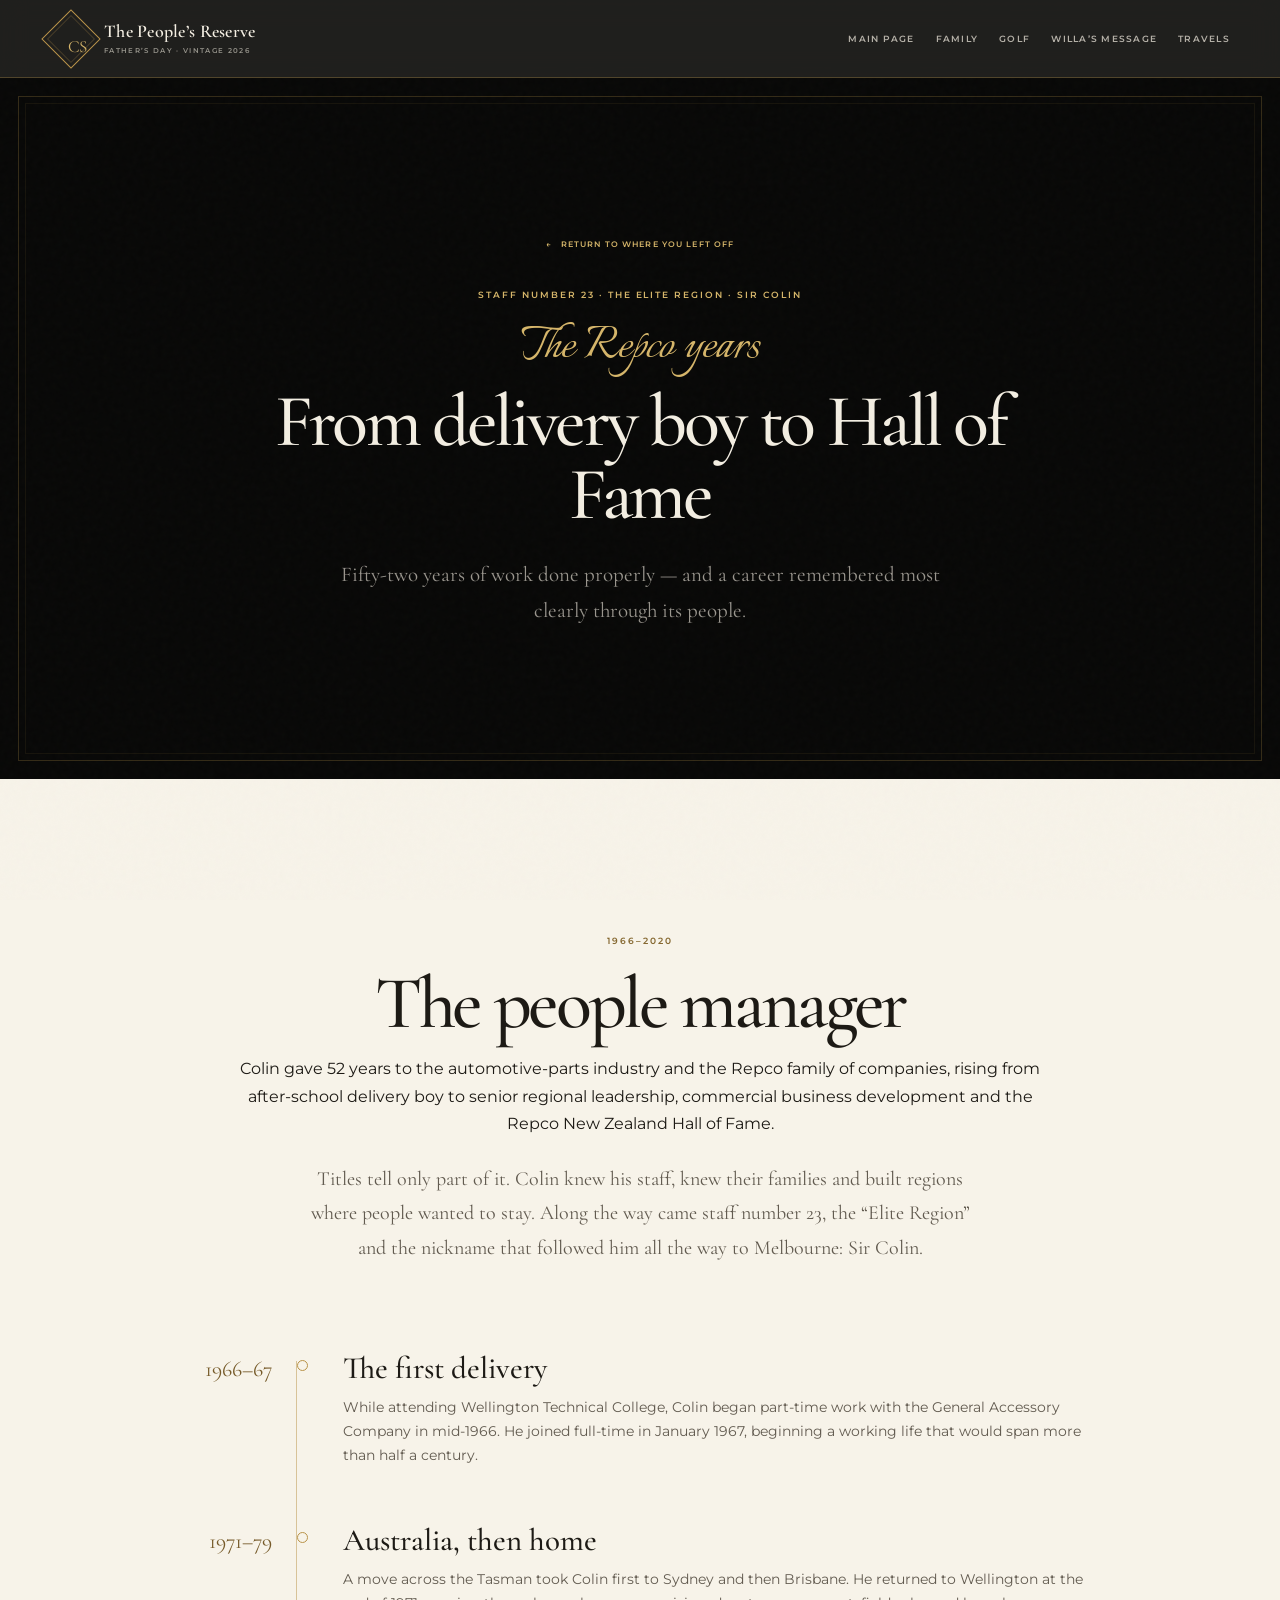
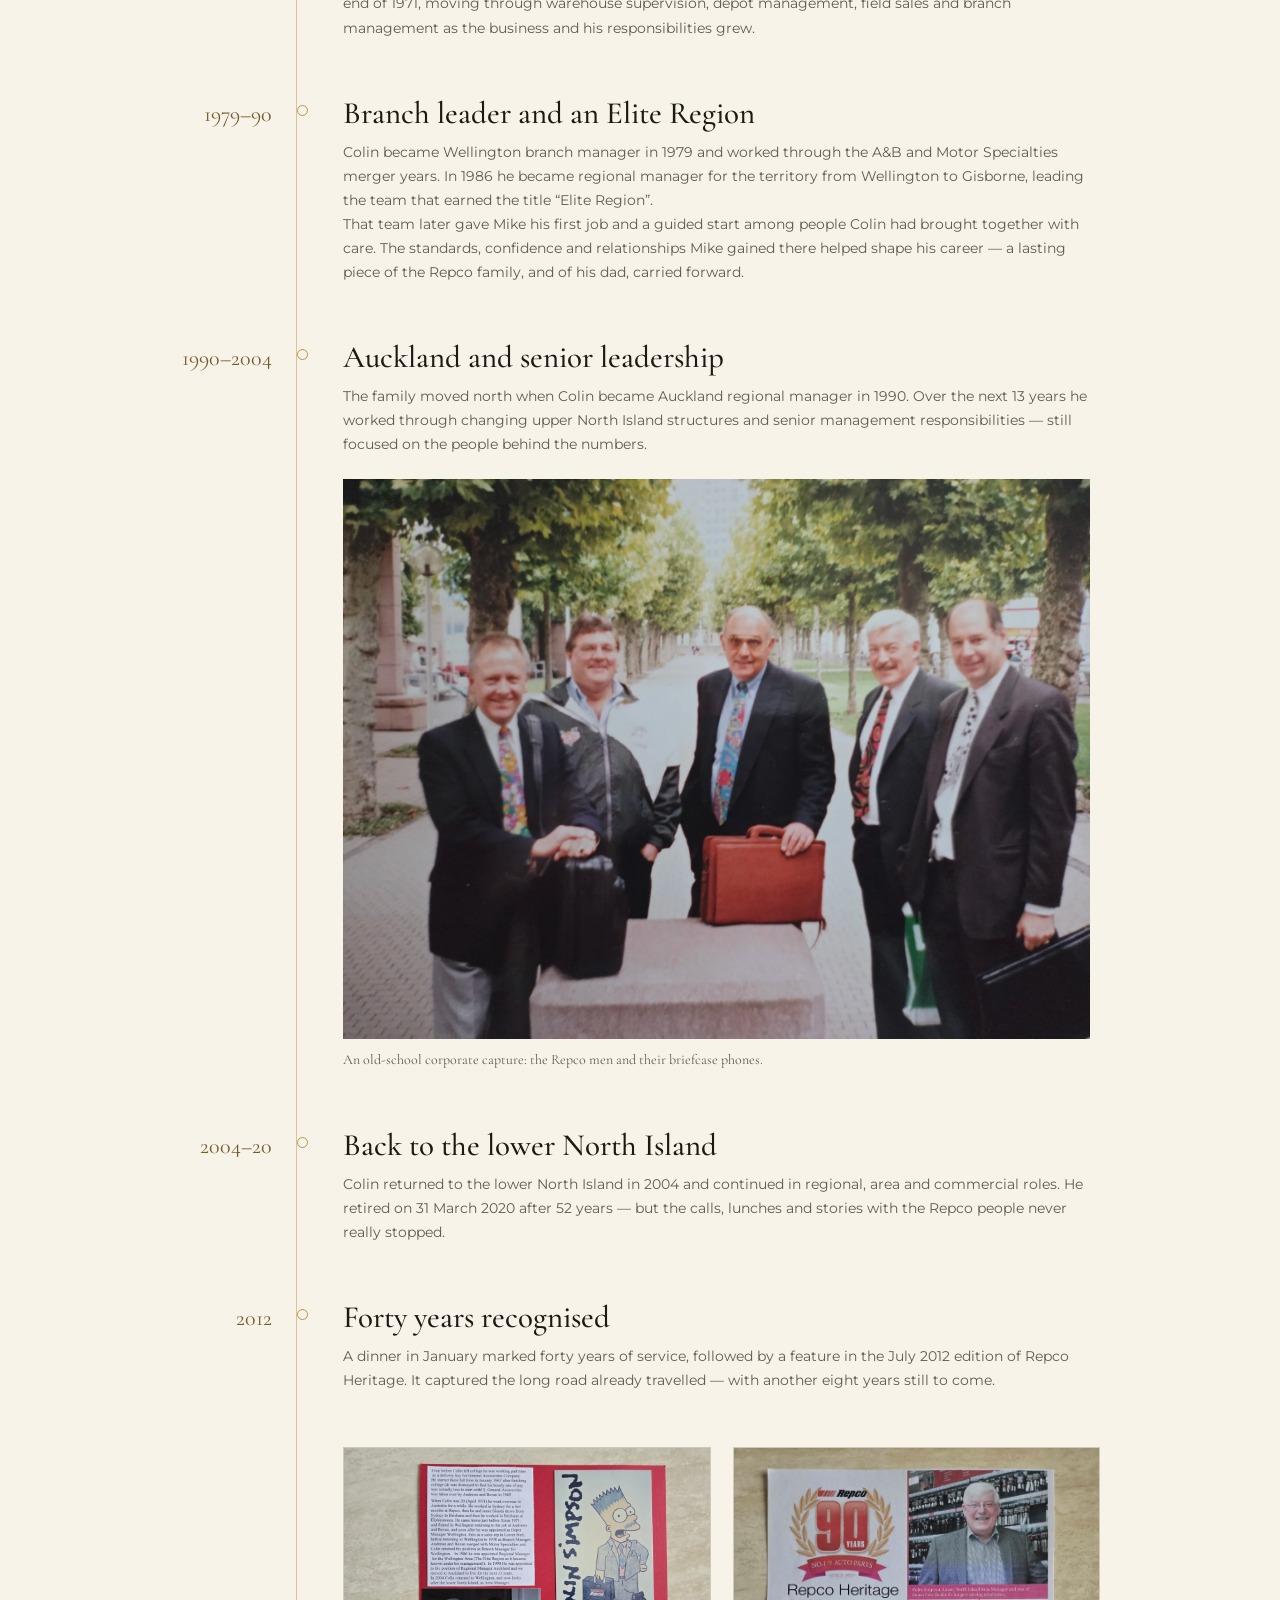
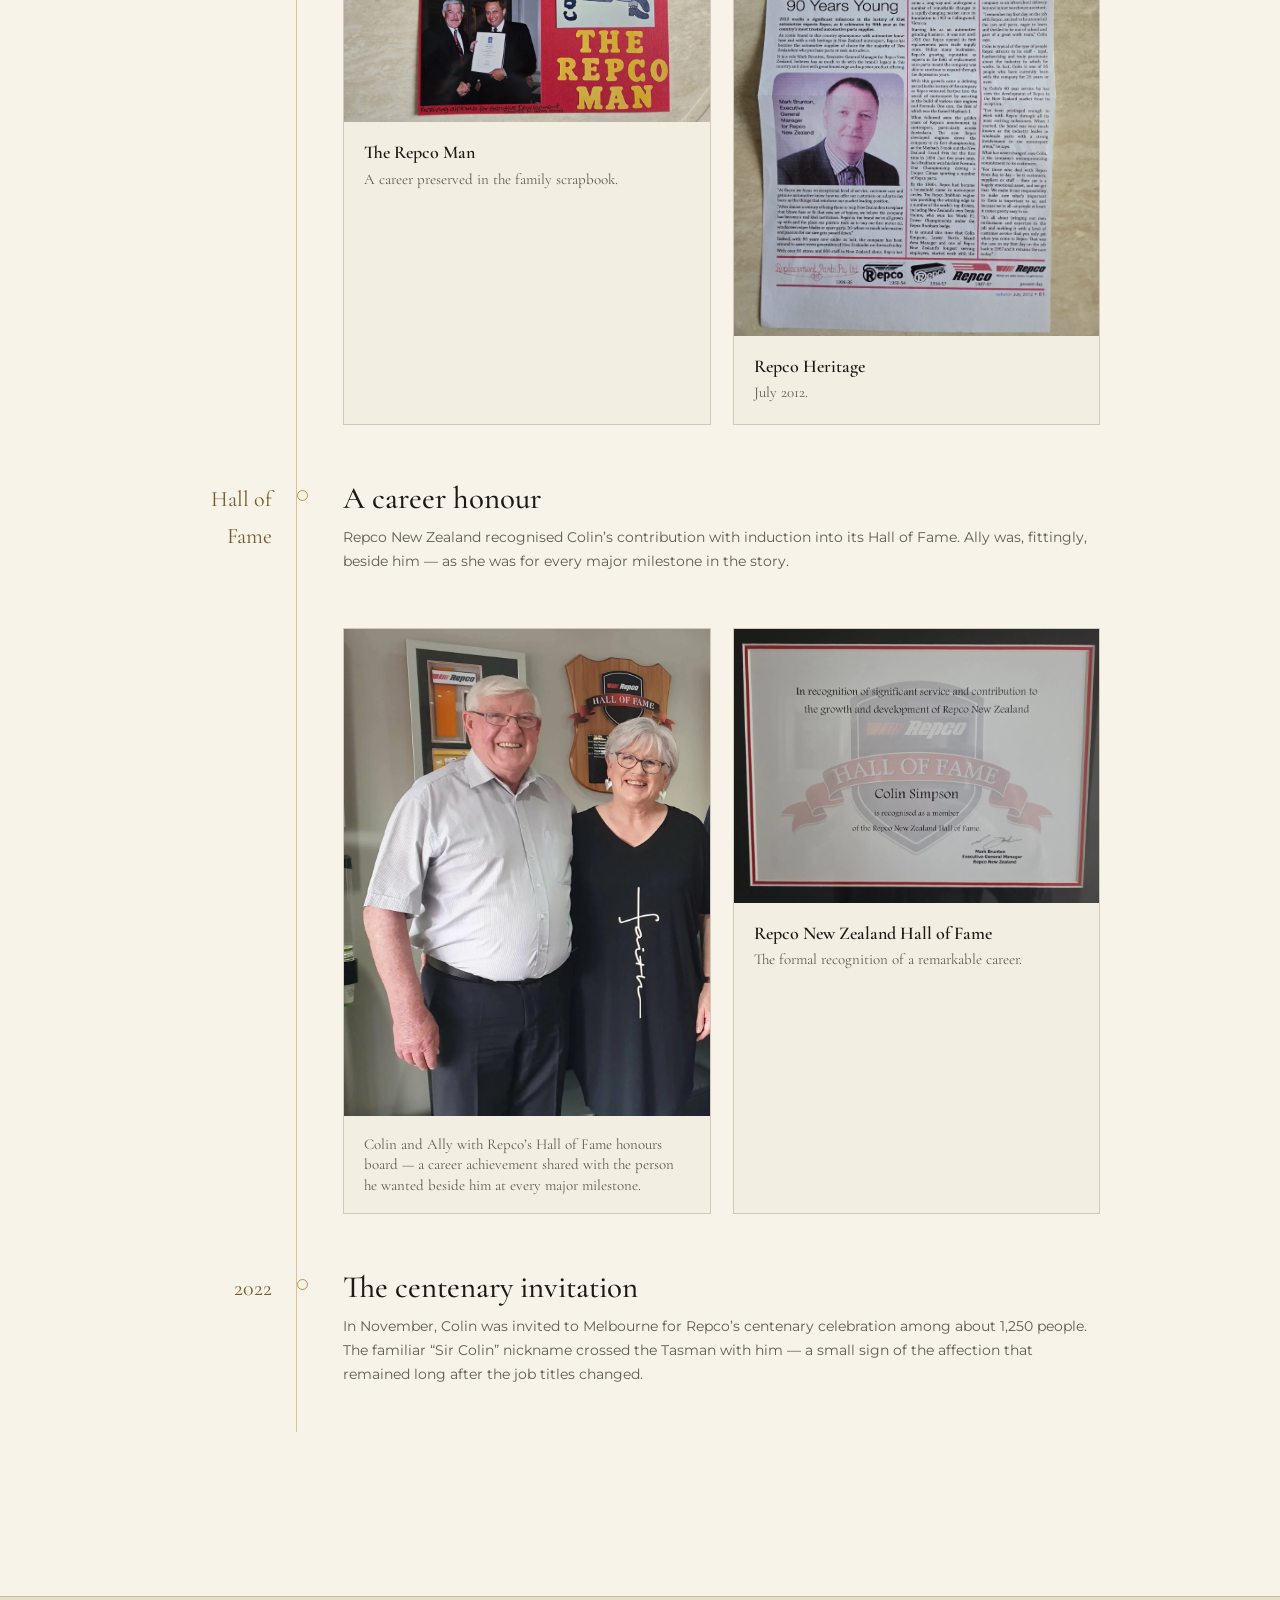
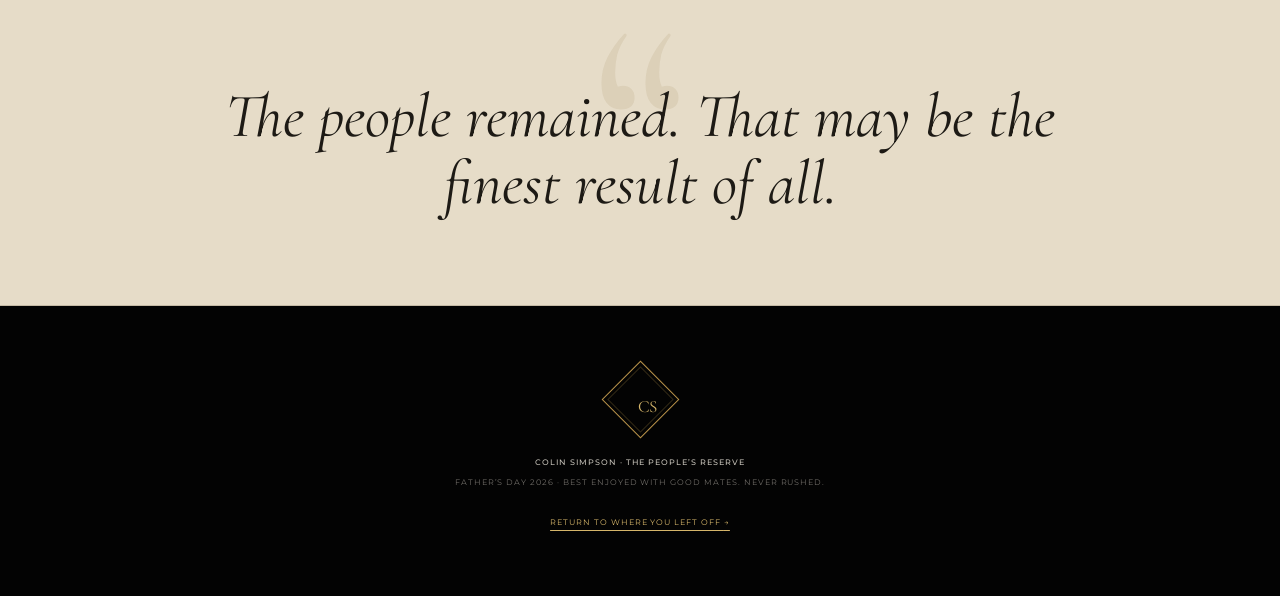
<file: repco.html>
<!doctype html>
<html lang="en-NZ">
  <head>
    <meta charset="utf-8" />
    <meta name="viewport" content="width=device-width, initial-scale=1" />
    <meta name="theme-color" content="#090908" />
    <meta name="description" content="Colin Simpson’s 52-year Repco story, from delivery boy to Hall of Fame." />
    <meta property="og:type" content="website" />
    <meta property="og:locale" content="en_NZ" />
    <meta property="og:title" content="Colin’s Repco Years — The People’s Reserve" />
    <meta property="og:description" content="From after-school delivery boy to Repco Hall of Fame — a 52-year people-first career." />
    <meta property="og:url" content="https://mikemaxwelledison.github.io/colin-simpson-peoples-reserve/repco.html" />
    <meta property="og:image" content="https://mikemaxwelledison.github.io/colin-simpson-peoples-reserve/og.png" />
    <meta name="twitter:card" content="summary_large_image" />
    <title>Colin’s Repco Years — The People’s Reserve</title>
    <link rel="icon" href="favicon.svg" type="image/svg+xml" />
    <link rel="preconnect" href="https://fonts.googleapis.com" />
    <link rel="preconnect" href="https://fonts.gstatic.com" crossorigin />
    <link href="https://fonts.googleapis.com/css2?family=Cormorant+Garamond:ital,wght@0,500;0,600;1,500&amp;family=Italianno&amp;family=Montserrat:wght@400;500;600&amp;display=swap" rel="stylesheet" />
    <link rel="stylesheet" href="styles.css?v=20260905-5" />
    <script src="editable-details.js?v=20260905-5" defer></script>
    <script src="script.js?v=20260905-5" defer></script>
  </head>
  <body class="subpage">
    <a class="skip-link" href="#main">Skip to Colin’s Repco story</a>

    <header class="site-header" data-header>
      <a class="wordmark" href="index.html" aria-label="Colin Simpson — return to the main page">
        <span class="wordmark-mark" aria-hidden="true">CS</span>
        <span class="wordmark-copy"><strong>The People’s Reserve</strong><span>Father’s Day · Vintage 2026</span></span>
      </a>
      <button class="nav-toggle" type="button" aria-expanded="false" aria-controls="site-nav" data-nav-toggle><span>Menu</span><i aria-hidden="true"></i></button>
      <nav class="site-nav" id="site-nav" aria-label="Page links" data-nav>
        <a href="index.html">Main page</a>
        <a href="index.html#family">Family</a>
        <a href="index.html#golf">Golf</a>
        <a href="willa.html">Willa’s message</a>
        <a href="travels.html">Travels</a>
      </nav>
    </header>

    <main id="main" class="subpage-main">
      <section class="page-hero" aria-labelledby="page-title">
        <div class="page-hero-inner" data-reveal>
          <a class="back-link" href="index.html#repco-story-link" data-return-link><span aria-hidden="true">←</span> Return to where you left off</a>
          <p class="eyebrow gold">Staff number 23 · The Elite Region · Sir Colin</p>
          <h1 id="page-title"><span>The Repco years</span>From delivery boy to Hall of Fame</h1>
          <p>Fifty-two years of work done properly — and a career remembered most clearly through its people.</p>
        </div>
      </section>

      <section class="section-shell section-pad" aria-labelledby="story-title">
        <header class="section-heading centered narrow" data-reveal>
          <p class="eyebrow ink">1966–2020</p>
          <h2 id="story-title">The people manager</h2>
          <p>
            Colin gave 52 years to the automotive-parts industry and the Repco family of companies,
            rising from after-school delivery boy to senior regional leadership, commercial business
            development and the Repco New Zealand Hall of Fame.
          </p>
          <p>
            Titles tell only part of it. Colin knew his staff, knew their families and built regions
            where people wanted to stay. Along the way came staff number 23, the “Elite Region” and
            the nickname that followed him all the way to Melbourne: Sir Colin.
          </p>
        </header>

        <div class="timeline">
          <article class="timeline-item" data-reveal>
            <div class="timeline-year">1966–67</div>
            <div class="timeline-copy">
              <h2>The first delivery</h2>
              <p>
                While attending Wellington Technical College, Colin began part-time work with the
                General Accessory Company in mid-1966. He joined full-time in January 1967, beginning
                a working life that would span more than half a century.
              </p>
            </div>
          </article>

          <article class="timeline-item" data-reveal>
            <div class="timeline-year">1971–79</div>
            <div class="timeline-copy">
              <h2>Australia, then home</h2>
              <p>
                A move across the Tasman took Colin first to Sydney and then Brisbane. He returned to
                Wellington at the end of 1971, moving through warehouse supervision, depot management,
                field sales and branch management as the business and his responsibilities grew.
              </p>
            </div>
          </article>

          <article class="timeline-item" data-reveal>
            <div class="timeline-year">1979–90</div>
            <div class="timeline-copy">
              <h2>Branch leader and an Elite Region</h2>
              <p>
                Colin became Wellington branch manager in 1979 and worked through the A&amp;B and Motor
                Specialties merger years. In 1986 he became regional manager for the territory from
                Wellington to Gisborne, leading the team that earned the title “Elite Region”.
              </p>
              <p>
                That team later gave Mike his first job and a guided start among people Colin had brought
                together with care. The standards, confidence and relationships Mike gained there helped shape
                his career — a lasting piece of the Repco family, and of his dad, carried forward.
              </p>
            </div>
          </article>

          <article class="timeline-item" data-reveal>
            <div class="timeline-year">1990–2004</div>
            <div class="timeline-copy">
              <h2>Auckland and senior leadership</h2>
              <p>
                The family moved north when Colin became Auckland regional manager in 1990. Over the
                next 13 years he worked through changing upper North Island structures and senior
                management responsibilities — still focused on the people behind the numbers.
              </p>
              <figure class="timeline-photo">
                <img src="assets/images/repco-briefcase-men.webp" alt="A group of Repco men posing with early briefcase mobile phones" width="1800" height="1350" loading="lazy" decoding="async" />
                <figcaption data-detail="repcoBriefcase">An old-school corporate capture: the Repco men and their briefcase phones.</figcaption>
              </figure>
            </div>
          </article>

          <article class="timeline-item" data-reveal>
            <div class="timeline-year">2004–20</div>
            <div class="timeline-copy">
              <h2>Back to the lower North Island</h2>
              <p>
                Colin returned to the lower North Island in 2004 and continued in regional, area and
                commercial roles. He retired on 31 March 2020 after 52 years — but the calls, lunches
                and stories with the Repco people never really stopped.
              </p>
            </div>
          </article>

          <article class="timeline-item" data-reveal>
            <div class="timeline-year">2012</div>
            <div class="timeline-copy">
              <h2>Forty years recognised</h2>
              <p>
                A dinner in January marked forty years of service, followed by a feature in the July
                2012 edition of Repco Heritage. It captured the long road already travelled — with
                another eight years still to come.
              </p>
              <div class="detail-gallery timeline-gallery">
                <figure class="photo-card">
                  <img src="assets/images/repco-scrapbook.webp" alt="A scrapbook page recording Colin’s Repco career" width="2100" height="1575" loading="lazy" decoding="async" />
                  <figcaption><strong>The Repco Man</strong><span>A career preserved in the family scrapbook.</span></figcaption>
                </figure>
                <figure class="photo-card photo-card-portrait">
                  <img src="assets/images/repco-magazine-2012.webp" alt="The Repco Heritage magazine feature about Colin from July 2012" width="1650" height="2200" loading="lazy" decoding="async" />
                  <figcaption><strong>Repco Heritage</strong><span>July 2012.</span></figcaption>
                </figure>
              </div>
            </div>
          </article>

          <article class="timeline-item" data-reveal>
            <div class="timeline-year">Hall of Fame</div>
            <div class="timeline-copy">
              <h2>A career honour</h2>
              <p>
                Repco New Zealand recognised Colin’s contribution with induction into its Hall of Fame.
                Ally was, fittingly, beside him — as she was for every major milestone in the story.
              </p>
              <div class="detail-gallery timeline-gallery">
                <figure class="photo-card photo-card-portrait">
                  <img src="assets/images/repco-hall-board.webp" alt="Colin and Ally beside the Repco Hall of Fame honours board" width="1030" height="1500" loading="lazy" decoding="async" />
                  <figcaption data-detail="hallOfFame">Colin and Ally with Repco’s Hall of Fame honours board.</figcaption>
                </figure>
                <figure class="photo-card">
                  <img src="assets/images/repco-certificate.webp" alt="Colin Simpson’s framed Repco Hall of Fame certificate" width="2000" height="1468" loading="lazy" decoding="async" />
                  <figcaption><strong>Repco New Zealand Hall of Fame</strong><span>The formal recognition of a remarkable career.</span></figcaption>
                </figure>
              </div>
            </div>
          </article>

          <article class="timeline-item" data-reveal>
            <div class="timeline-year">2022</div>
            <div class="timeline-copy">
              <h2>The centenary invitation</h2>
              <p>
                In November, Colin was invited to Melbourne for Repco’s centenary celebration among
                about 1,250 people. The familiar “Sir Colin” nickname crossed the Tasman with him — a
                small sign of the affection that remained long after the job titles changed.
              </p>
            </div>
          </article>
        </div>
      </section>

      <section class="signature-quote" data-reveal>
        <span class="quote-mark" aria-hidden="true">“</span>
        <p>The people remained. That may be the finest result of all.</p>
      </section>
    </main>

    <footer class="site-footer">
      <div class="footer-mark" aria-hidden="true">CS</div>
      <p><strong>Colin Simpson · The People’s Reserve</strong></p>
      <p>Father’s Day 2026 · Best enjoyed with good mates. Never rushed.</p>
      <a href="index.html#repco-story-link" data-return-link>Return to where you left off <span aria-hidden="true">→</span></a>
    </footer>
  </body>
</html>
</file>
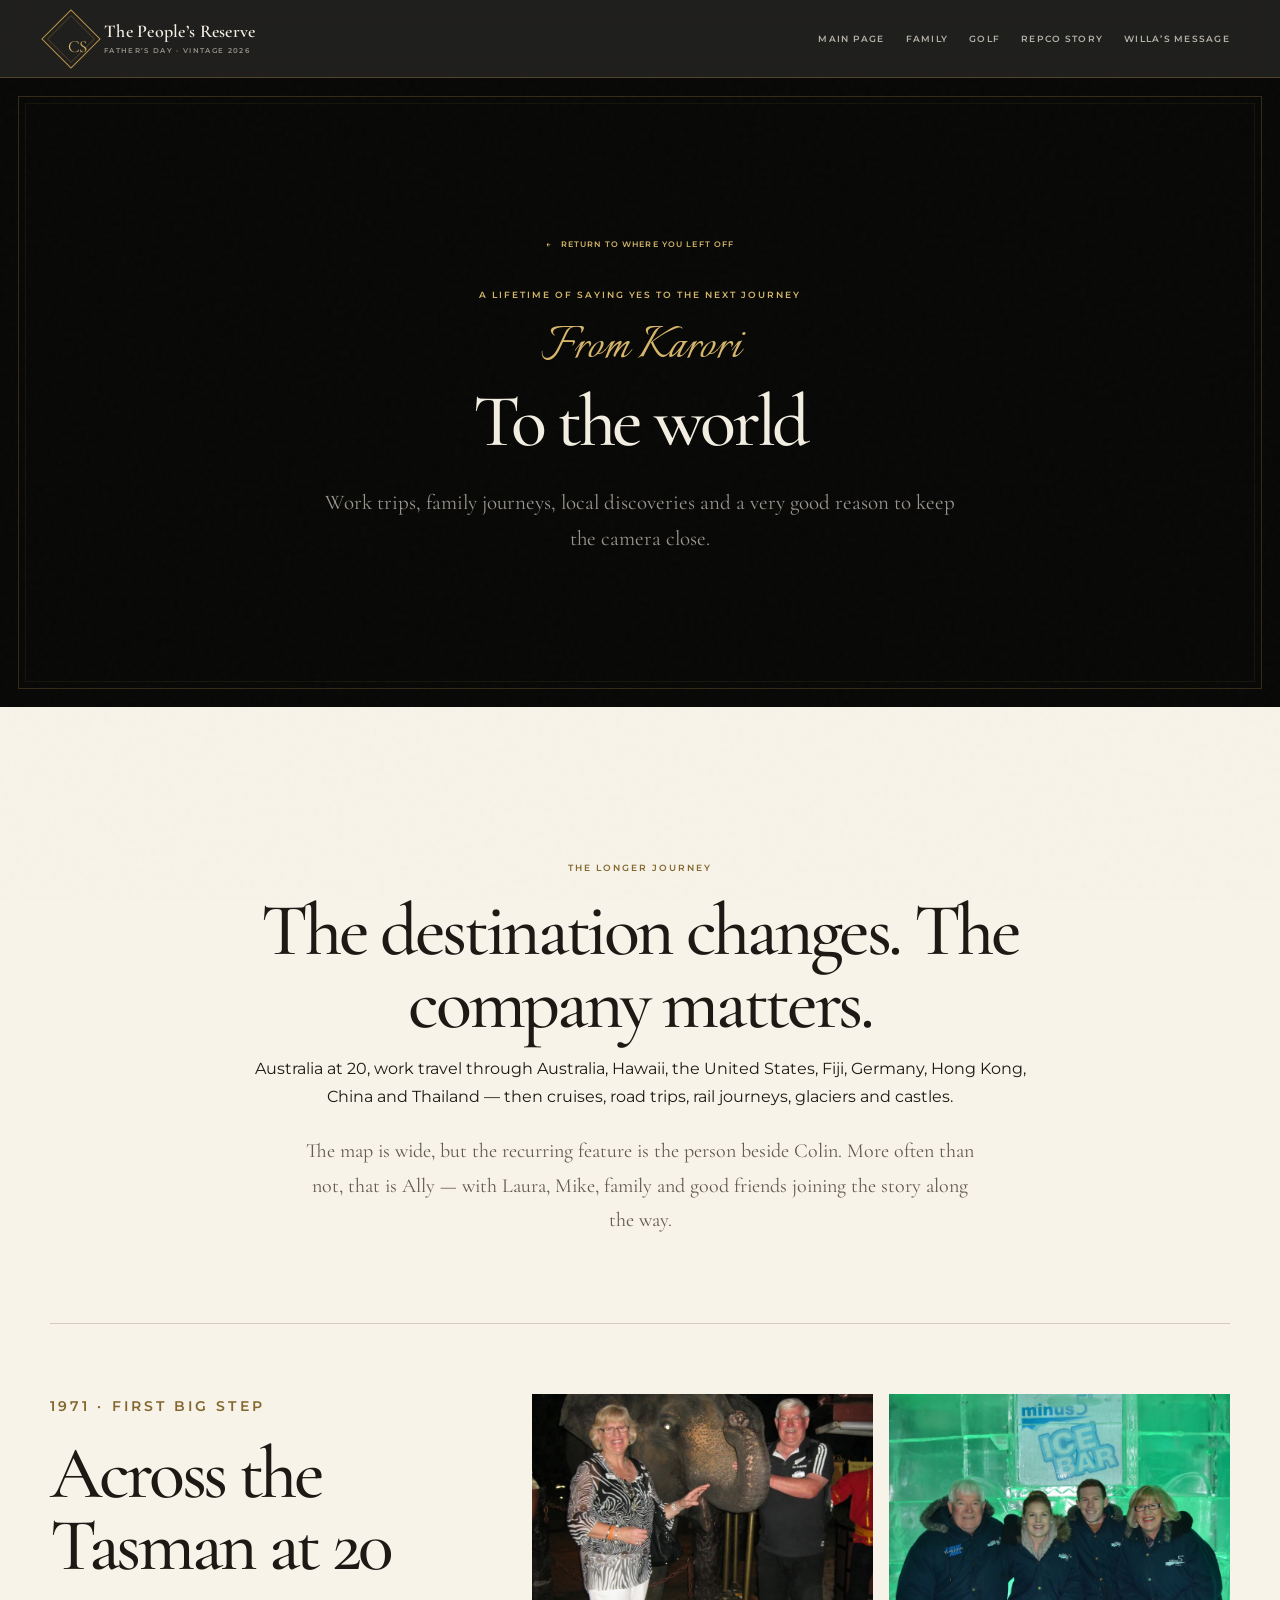
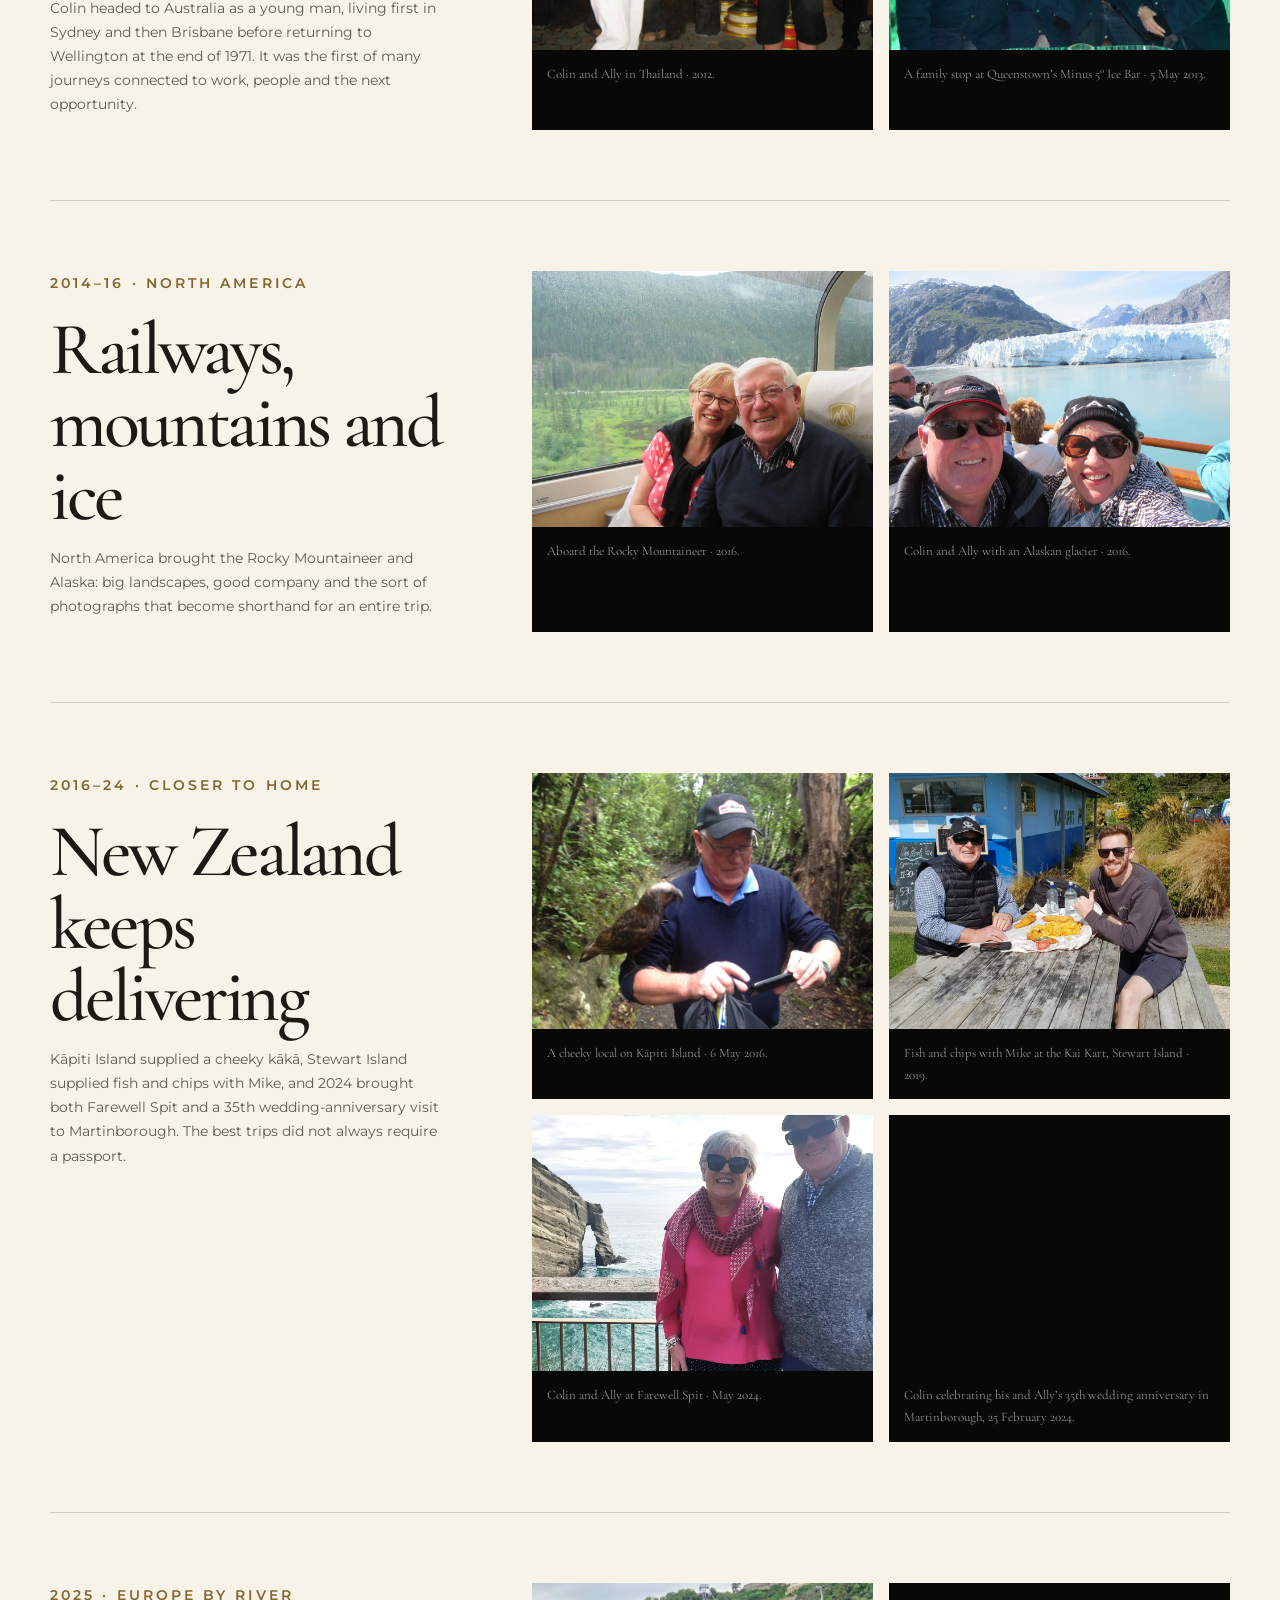
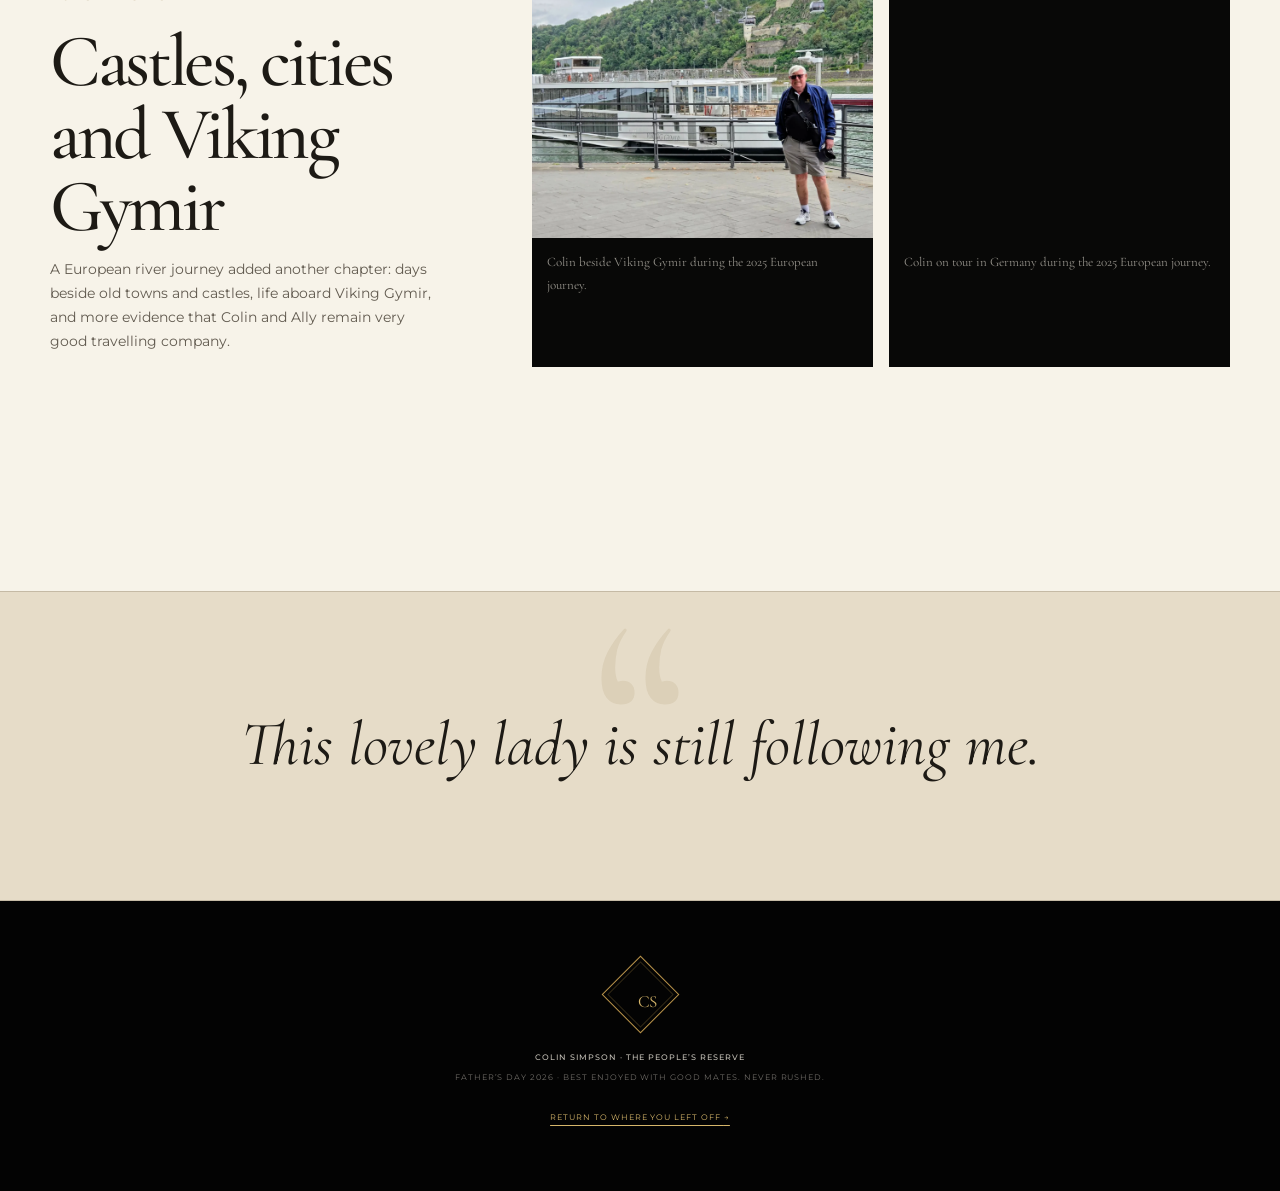
<file: travels.html>
<!doctype html>
<html lang="en-NZ">
  <head>
    <meta charset="utf-8" />
    <meta name="viewport" content="width=device-width, initial-scale=1" />
    <meta name="theme-color" content="#090908" />
    <meta name="description" content="Colin and Ally’s travels around New Zealand and the world." />
    <meta property="og:type" content="website" />
    <meta property="og:locale" content="en_NZ" />
    <meta property="og:title" content="From Karori to the World — Colin Simpson, The People’s Reserve" />
    <meta property="og:description" content="A lifetime of saying yes to the next journey — and bringing a good story home." />
    <meta property="og:url" content="https://mikemaxwelledison.github.io/colin-simpson-peoples-reserve/travels.html" />
    <meta property="og:image" content="https://mikemaxwelledison.github.io/colin-simpson-peoples-reserve/og.png" />
    <meta name="twitter:card" content="summary_large_image" />
    <title>From Karori to the World — Colin Simpson, The People’s Reserve</title>
    <link rel="icon" href="favicon.svg" type="image/svg+xml" />
    <link rel="preconnect" href="https://fonts.googleapis.com" />
    <link rel="preconnect" href="https://fonts.gstatic.com" crossorigin />
    <link href="https://fonts.googleapis.com/css2?family=Cormorant+Garamond:ital,wght@0,500;0,600;1,500&amp;family=Italianno&amp;family=Montserrat:wght@400;500;600&amp;display=swap" rel="stylesheet" />
    <link rel="stylesheet" href="styles.css?v=20260905-5" />
    <script src="editable-details.js?v=20260905-5" defer></script>
    <script src="script.js?v=20260905-5" defer></script>
  </head>
  <body class="subpage">
    <a class="skip-link" href="#main">Skip to Colin’s travel story</a>

    <header class="site-header" data-header>
      <a class="wordmark" href="index.html" aria-label="Colin Simpson — return to the main page">
        <span class="wordmark-mark" aria-hidden="true">CS</span>
        <span class="wordmark-copy"><strong>The People’s Reserve</strong><span>Father’s Day · Vintage 2026</span></span>
      </a>
      <button class="nav-toggle" type="button" aria-expanded="false" aria-controls="site-nav" data-nav-toggle><span>Menu</span><i aria-hidden="true"></i></button>
      <nav class="site-nav" id="site-nav" aria-label="Page links" data-nav>
        <a href="index.html">Main page</a>
        <a href="index.html#family">Family</a>
        <a href="index.html#golf">Golf</a>
        <a href="repco.html">Repco story</a>
        <a href="willa.html">Willa’s message</a>
      </nav>
    </header>

    <main id="main" class="subpage-main">
      <section class="page-hero" aria-labelledby="page-title">
        <div class="page-hero-inner" data-reveal>
          <a class="back-link" href="index.html#travels-story-link" data-return-link><span aria-hidden="true">←</span> Return to where you left off</a>
          <p class="eyebrow gold">A lifetime of saying yes to the next journey</p>
          <h1 id="page-title"><span>From Karori</span>To the world</h1>
          <p>Work trips, family journeys, local discoveries and a very good reason to keep the camera close.</p>
        </div>
      </section>

      <section class="section-shell section-pad" aria-labelledby="journey-title">
        <header class="section-heading centered narrow" data-reveal>
          <p class="eyebrow ink">The longer journey</p>
          <h2 id="journey-title">The destination changes. The company matters.</h2>
          <p>
            Australia at 20, work travel through Australia, Hawaii, the United States, Fiji, Germany,
            Hong Kong, China and Thailand — then cruises, road trips, rail journeys, glaciers and castles.
          </p>
          <p>
            The map is wide, but the recurring feature is the person beside Colin. More often than not,
            that is Ally — with Laura, Mike, family and good friends joining the story along the way.
          </p>
        </header>

        <article class="chapter" data-reveal>
          <div class="chapter-copy">
            <p class="eyebrow ink">1971 · First big step</p>
            <h2>Across the Tasman at 20</h2>
            <p>
              Colin headed to Australia as a young man, living first in Sydney and then Brisbane before
              returning to Wellington at the end of 1971. It was the first of many journeys connected to work,
              people and the next opportunity.
            </p>
          </div>
          <div class="chapter-gallery">
            <figure>
              <img src="assets/images/travel-thailand-2012.webp" alt="Colin and Ally together during a visit to Thailand in 2012" width="900" height="1200" loading="lazy" decoding="async" />
              <figcaption>Colin and Ally in Thailand · 2012.</figcaption>
            </figure>
            <figure>
              <img src="assets/images/travel-queenstown-2013.webp" alt="Colin, Laura, Mike and Ally together at the Minus 5 ice bar in Queenstown" width="1800" height="1200" loading="lazy" decoding="async" />
              <figcaption>A family stop at Queenstown’s Minus 5° Ice Bar · 5 May 2013.</figcaption>
            </figure>
          </div>
        </article>

        <article class="chapter" data-reveal>
          <div class="chapter-copy">
            <p class="eyebrow ink">2014–16 · North America</p>
            <h2>Railways, mountains and ice</h2>
            <p>
              North America brought the Rocky Mountaineer and Alaska: big landscapes, good company and
              the sort of photographs that become shorthand for an entire trip.
            </p>
          </div>
          <div class="chapter-gallery">
            <figure>
              <img src="assets/images/travel-rocky-mountaineer-2016.webp" alt="Colin and Ally aboard the Rocky Mountaineer in 2016" width="1200" height="900" loading="lazy" decoding="async" />
              <figcaption>Aboard the Rocky Mountaineer · 2016.</figcaption>
            </figure>
            <figure>
              <img src="assets/images/travel-alaska-2016.webp" alt="Colin and Ally in front of an Alaskan glacier in 2016" width="1200" height="900" loading="lazy" decoding="async" />
              <figcaption>Colin and Ally with an Alaskan glacier · 2016.</figcaption>
            </figure>
          </div>
        </article>

        <article class="chapter" data-reveal>
          <div class="chapter-copy">
            <p class="eyebrow ink">2016–24 · Closer to home</p>
            <h2>New Zealand keeps delivering</h2>
            <p>
              Kāpiti Island supplied a cheeky kākā, Stewart Island supplied fish and chips with Mike,
              and 2024 brought both Farewell Spit and a 35th wedding-anniversary visit to Martinborough.
              The best trips did not always require a passport.
            </p>
          </div>
          <div class="chapter-gallery">
            <figure>
              <img src="assets/images/travel-kapiti-2016.webp" alt="A kākā perched beside Colin during a visit to Kāpiti Island" width="1700" height="1275" loading="lazy" decoding="async" />
              <figcaption>A cheeky local on Kāpiti Island · 6 May 2016.</figcaption>
            </figure>
            <figure>
              <img src="assets/images/travel-stewart-island-2019.webp" alt="Colin and Mike sharing fish and chips outside the Kai Kart on Stewart Island" width="1600" height="900" loading="lazy" decoding="async" />
              <figcaption>Fish and chips with Mike at the Kai Kart, Stewart Island · 2019.</figcaption>
            </figure>
            <figure>
              <img src="assets/images/travel-farewell-spit-2024.webp" alt="Colin and Ally at the Farewell Spit rock-arch viewpoint" width="1275" height="1700" loading="lazy" decoding="async" />
              <figcaption>Colin and Ally at Farewell Spit · May 2024.</figcaption>
            </figure>
            <figure>
              <img src="assets/images/travel-martinborough-2024.webp" alt="Colin posing between two stone figures in Martinborough" width="1275" height="1700" loading="lazy" decoding="async" />
              <figcaption data-detail="martinborough">Colin celebrating his and Ally’s 35th wedding anniversary in Martinborough, 25 February 2024.</figcaption>
            </figure>
          </div>
        </article>

        <article class="chapter" data-reveal>
          <div class="chapter-copy">
            <p class="eyebrow ink">2025 · Europe by river</p>
            <h2>Castles, cities and Viking Gymir</h2>
            <p>
              A European river journey added another chapter: days beside old towns and castles,
              life aboard Viking Gymir, and more evidence that Colin and Ally remain very good travelling company.
            </p>
          </div>
          <div class="chapter-gallery">
            <figure>
              <img src="assets/images/travel-viking-2025.webp" alt="Colin standing beside the Viking Gymir river-cruise ship in Europe" width="1600" height="1241" loading="lazy" decoding="async" />
              <figcaption>Colin beside Viking Gymir during the 2025 European journey.</figcaption>
            </figure>
            <figure>
              <img src="assets/images/travel-germany-2025.webp" alt="Colin sightseeing in a German city during the 2025 European journey" width="1184" height="1600" loading="lazy" decoding="async" />
              <figcaption data-detail="germany">Colin on tour in Germany during the 2025 European journey.</figcaption>
            </figure>
          </div>
        </article>
      </section>

      <section class="signature-quote" data-reveal>
        <span class="quote-mark" aria-hidden="true">“</span>
        <p>This lovely lady is still following me.</p>
      </section>
    </main>

    <footer class="site-footer">
      <div class="footer-mark" aria-hidden="true">CS</div>
      <p><strong>Colin Simpson · The People’s Reserve</strong></p>
      <p>Father’s Day 2026 · Best enjoyed with good mates. Never rushed.</p>
      <a href="index.html#travels-story-link" data-return-link>Return to where you left off <span aria-hidden="true">→</span></a>
    </footer>
  </body>
</html>
</file>
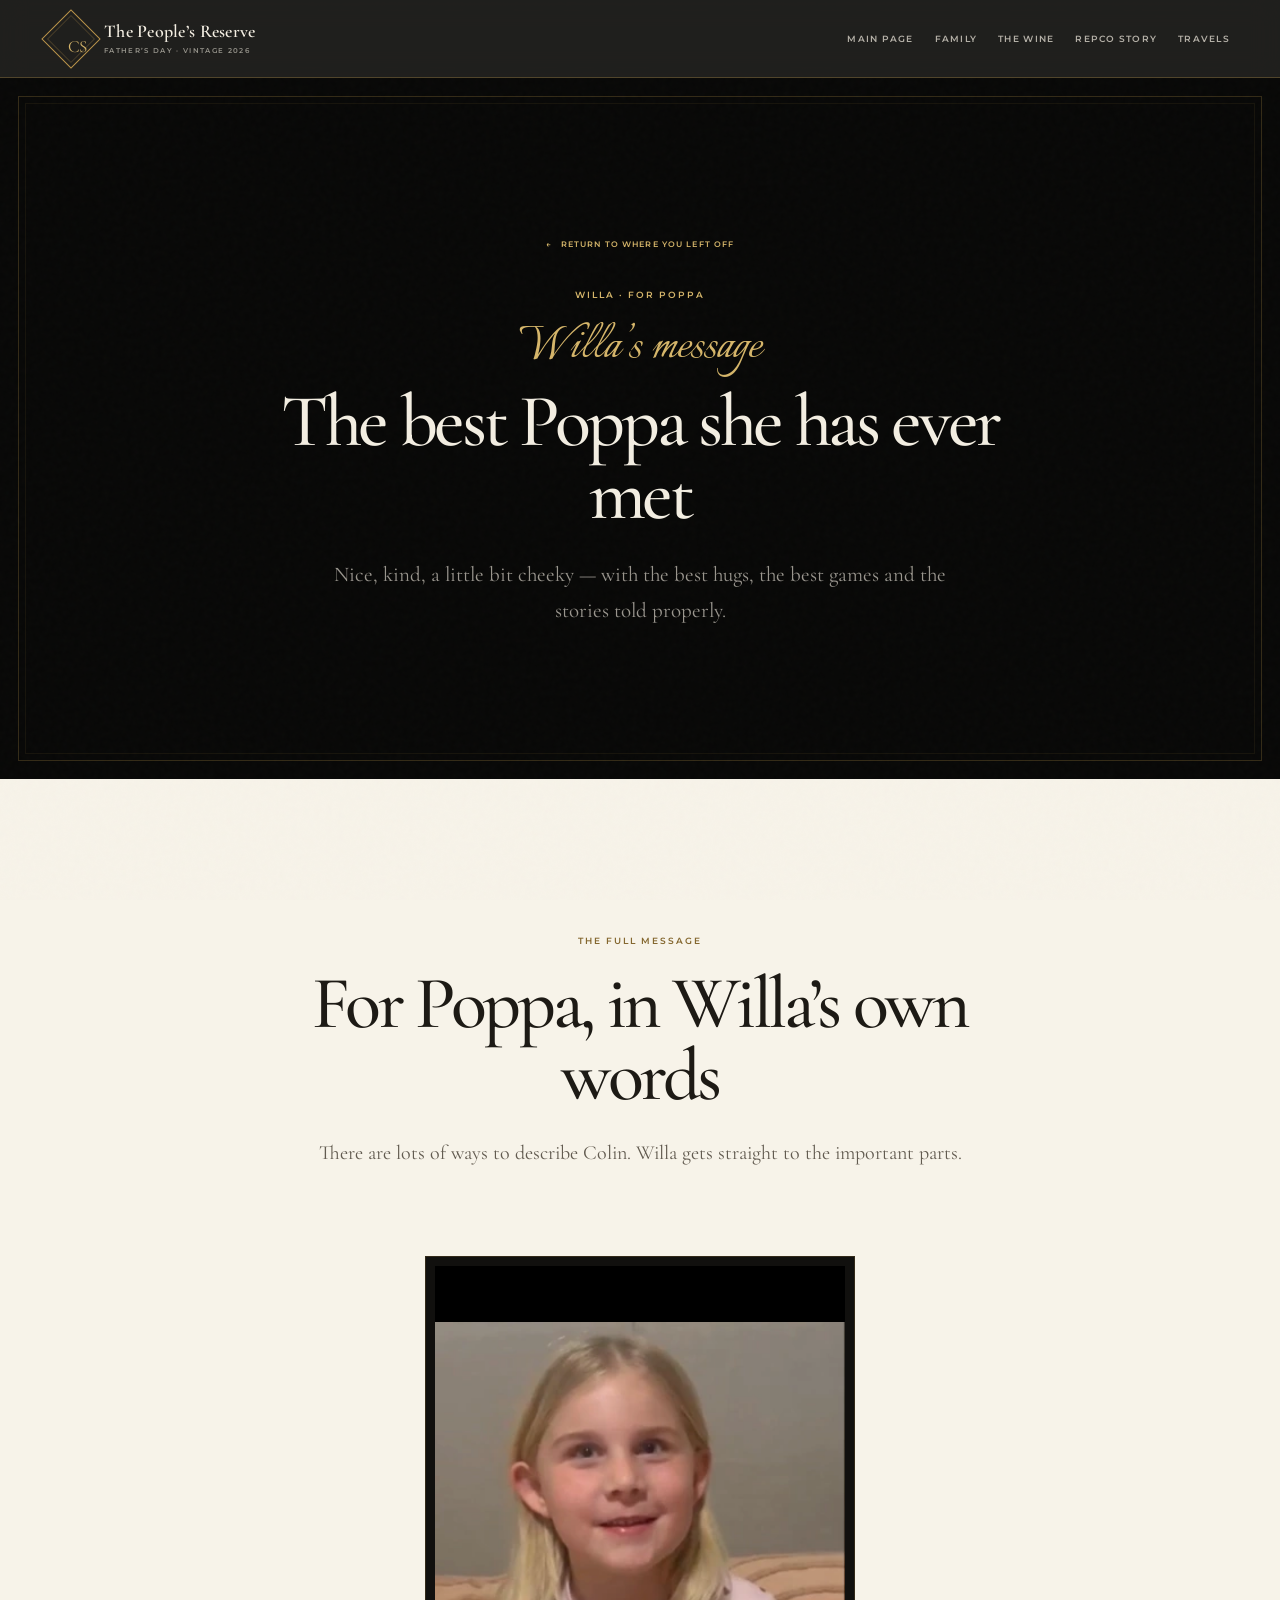
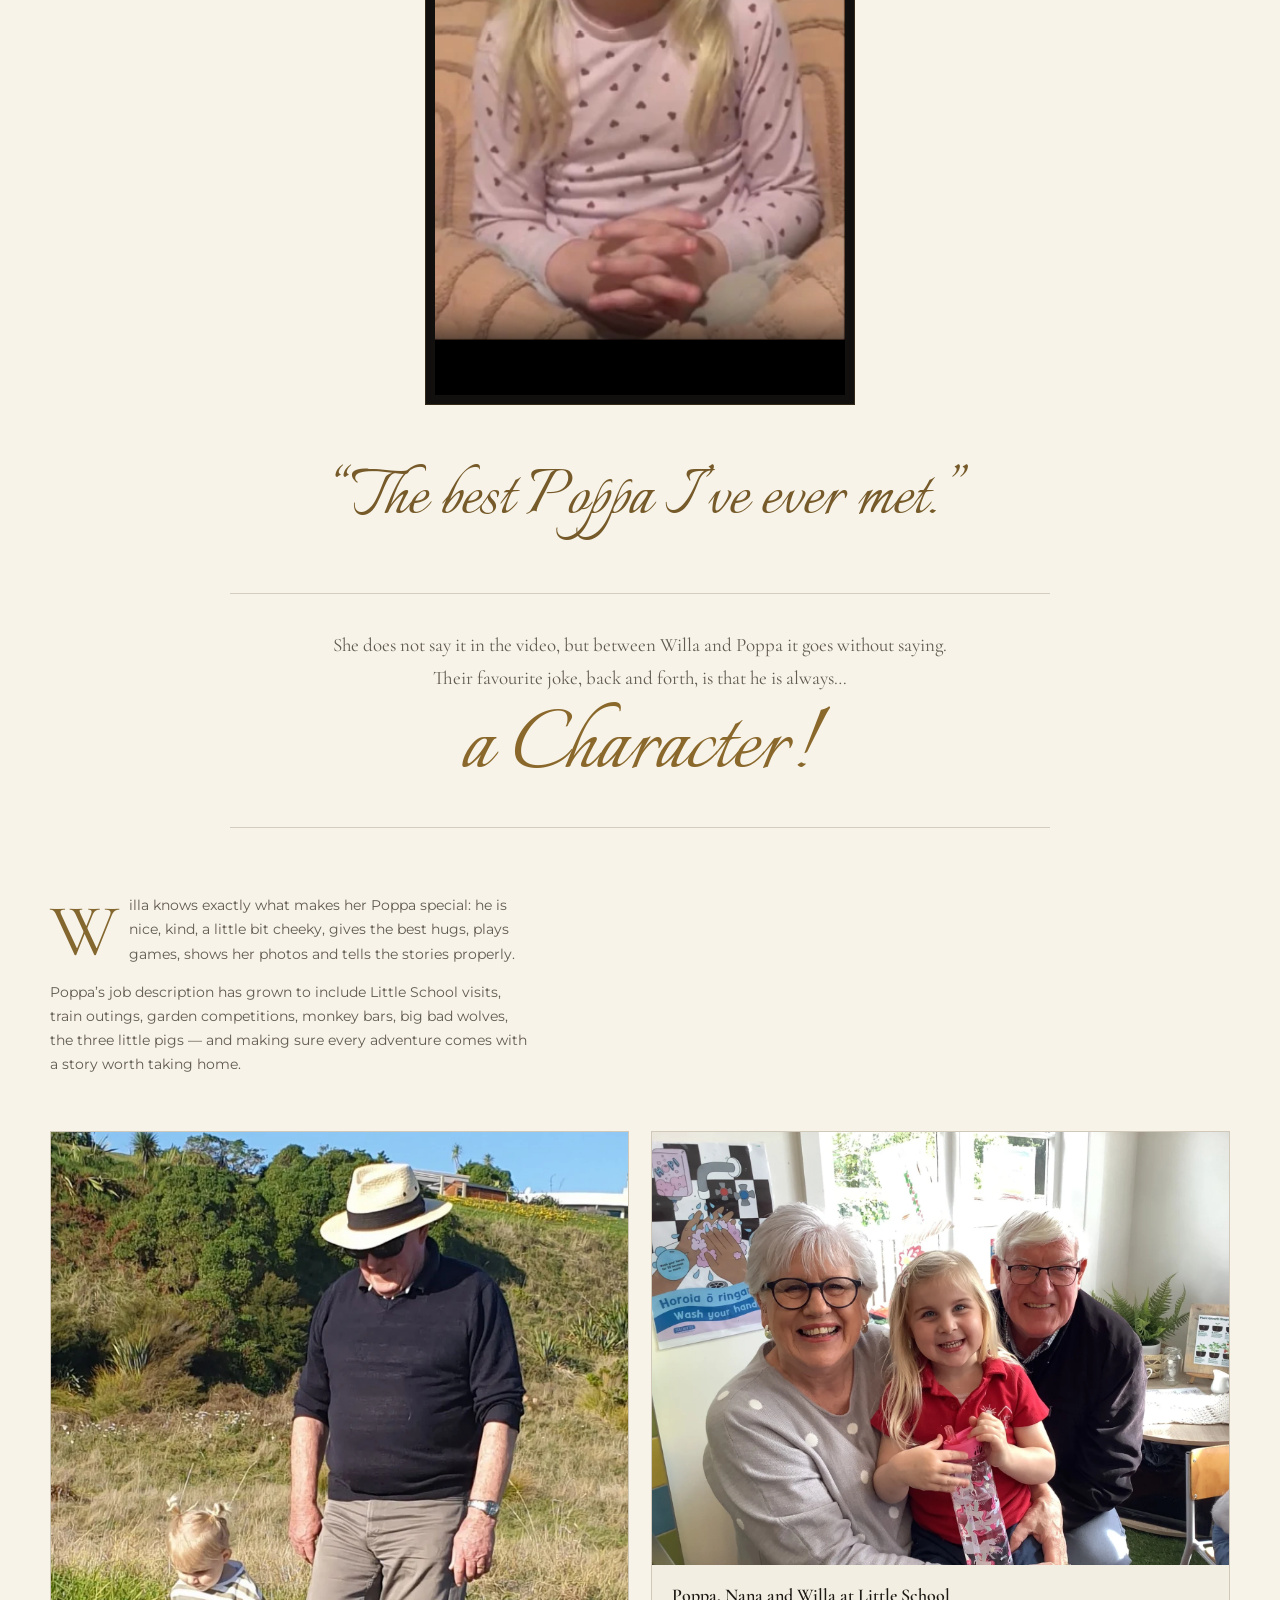
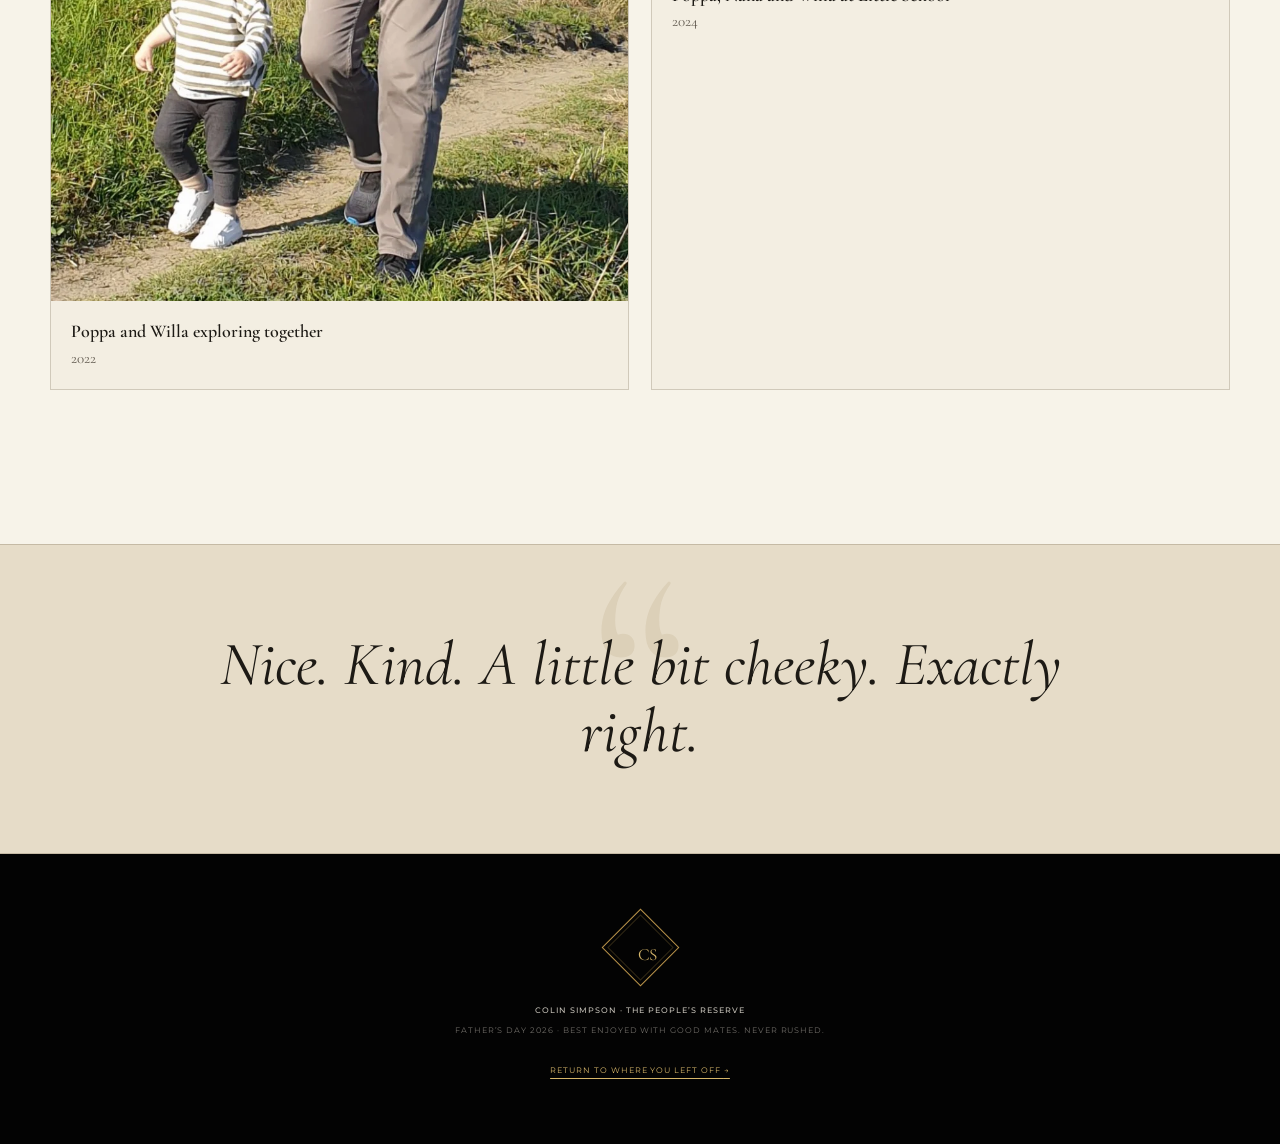
<file: willa.html>
<!doctype html>
<html lang="en-NZ">
  <head>
    <meta charset="utf-8" />
    <meta name="viewport" content="width=device-width, initial-scale=1" />
    <meta name="theme-color" content="#090908" />
    <meta name="description" content="Willa’s full Father’s Day message for Poppa Colin." />
    <meta property="og:type" content="website" />
    <meta property="og:locale" content="en_NZ" />
    <meta property="og:title" content="Willa’s Message — Colin Simpson, The People’s Reserve" />
    <meta property="og:description" content="The best Poppa she has ever met — Willa’s full Father’s Day message." />
    <meta property="og:url" content="https://mikemaxwelledison.github.io/colin-simpson-peoples-reserve/willa.html" />
    <meta property="og:image" content="https://mikemaxwelledison.github.io/colin-simpson-peoples-reserve/og.png" />
    <meta name="twitter:card" content="summary_large_image" />
    <title>Willa’s Message — Colin Simpson, The People’s Reserve</title>
    <link rel="icon" href="favicon.svg" type="image/svg+xml" />
    <link rel="preconnect" href="https://fonts.googleapis.com" />
    <link rel="preconnect" href="https://fonts.gstatic.com" crossorigin />
    <link href="https://fonts.googleapis.com/css2?family=Cormorant+Garamond:ital,wght@0,500;0,600;1,500&amp;family=Italianno&amp;family=Montserrat:wght@400;500;600&amp;display=swap" rel="stylesheet" />
    <link rel="stylesheet" href="styles.css?v=20260905-5" />
    <script src="editable-details.js?v=20260905-5" defer></script>
    <script src="script.js?v=20260905-5" defer></script>
  </head>
  <body class="subpage">
    <a class="skip-link" href="#main">Skip to Willa’s message</a>

    <header class="site-header" data-header>
      <a class="wordmark" href="index.html" aria-label="Colin Simpson — return to the main page">
        <span class="wordmark-mark" aria-hidden="true">CS</span>
        <span class="wordmark-copy"><strong>The People’s Reserve</strong><span>Father’s Day · Vintage 2026</span></span>
      </a>
      <button class="nav-toggle" type="button" aria-expanded="false" aria-controls="site-nav" data-nav-toggle><span>Menu</span><i aria-hidden="true"></i></button>
      <nav class="site-nav" id="site-nav" aria-label="Page links" data-nav>
        <a href="index.html">Main page</a>
        <a href="index.html#family">Family</a>
        <a href="index.html#wine">The wine</a>
        <a href="repco.html">Repco story</a>
        <a href="travels.html">Travels</a>
      </nav>
    </header>

    <main id="main" class="subpage-main">
      <section class="page-hero" aria-labelledby="page-title">
        <div class="page-hero-inner" data-reveal>
          <a class="back-link" href="index.html#willa-story-link" data-return-link><span aria-hidden="true">←</span> Return to where you left off</a>
          <p class="eyebrow gold">Willa · For Poppa</p>
          <h1 id="page-title"><span>Willa’s message</span>The best Poppa she has ever met</h1>
          <p>Nice, kind, a little bit cheeky — with the best hugs, the best games and the stories told properly.</p>
        </div>
      </section>

      <section class="section-shell section-pad" aria-labelledby="watch-title">
        <header class="section-heading centered narrow" data-reveal>
          <p class="eyebrow ink">The full message</p>
          <h2 id="watch-title">For Poppa, in Willa’s own words</h2>
          <p>There are lots of ways to describe Colin. Willa gets straight to the important parts.</p>
        </header>
        <div class="detail-video detail-video-portrait" data-reveal>
          <video controls playsinline preload="metadata" poster="assets/images/message-willa-full.webp" aria-label="Willa’s full Father’s Day video message for Poppa">
            <source src="assets/videos/willa-full.mp4" type="video/mp4" />
            Your browser cannot play this video.
          </video>
        </div>
        <blockquote class="detail-quote" data-reveal>“The best Poppa I’ve ever met.”</blockquote>

        <aside class="character-callout" data-reveal>
          <p>She does not say it in the video, but between Willa and Poppa it goes without saying. Their favourite joke, back and forth, is that he is always…</p>
          <strong>a Character!</strong>
        </aside>

        <div class="opening-copy family-story-copy" data-reveal>
          <p>
            Willa knows exactly what makes her Poppa special: he is nice, kind, a little bit cheeky,
            gives the best hugs, plays games, shows her photos and tells the stories properly.
          </p>
          <p>
            Poppa’s job description has grown to include Little School visits, train outings, garden
            competitions, monkey bars, big bad wolves, the three little pigs — and making sure every
            adventure comes with a story worth taking home.
          </p>
        </div>

        <div class="detail-gallery">
          <figure class="photo-card photo-card-portrait" data-reveal>
            <img src="assets/images/willa-walking-2022.webp" alt="Colin and Willa walking outdoors together in 2022" width="900" height="1200" loading="lazy" decoding="async" />
            <figcaption><strong>Poppa and Willa exploring together</strong><span>2022</span></figcaption>
          </figure>
          <figure class="photo-card" data-reveal>
            <img src="assets/images/willa-little-school-2024.webp" alt="Colin, Ally and Willa together at Little School in 2024" width="1600" height="1200" loading="lazy" decoding="async" />
            <figcaption><strong>Poppa, Nana and Willa at Little School</strong><span>2024</span></figcaption>
          </figure>
        </div>
      </section>

      <section class="signature-quote" data-reveal>
        <span class="quote-mark" aria-hidden="true">“</span>
        <p>Nice. Kind. A little bit cheeky. Exactly right.</p>
      </section>
    </main>

    <footer class="site-footer">
      <div class="footer-mark" aria-hidden="true">CS</div>
      <p><strong>Colin Simpson · The People’s Reserve</strong></p>
      <p>Father’s Day 2026 · Best enjoyed with good mates. Never rushed.</p>
      <a href="index.html#willa-story-link" data-return-link>Return to where you left off <span aria-hidden="true">→</span></a>
    </footer>
  </body>
</html>
</file>
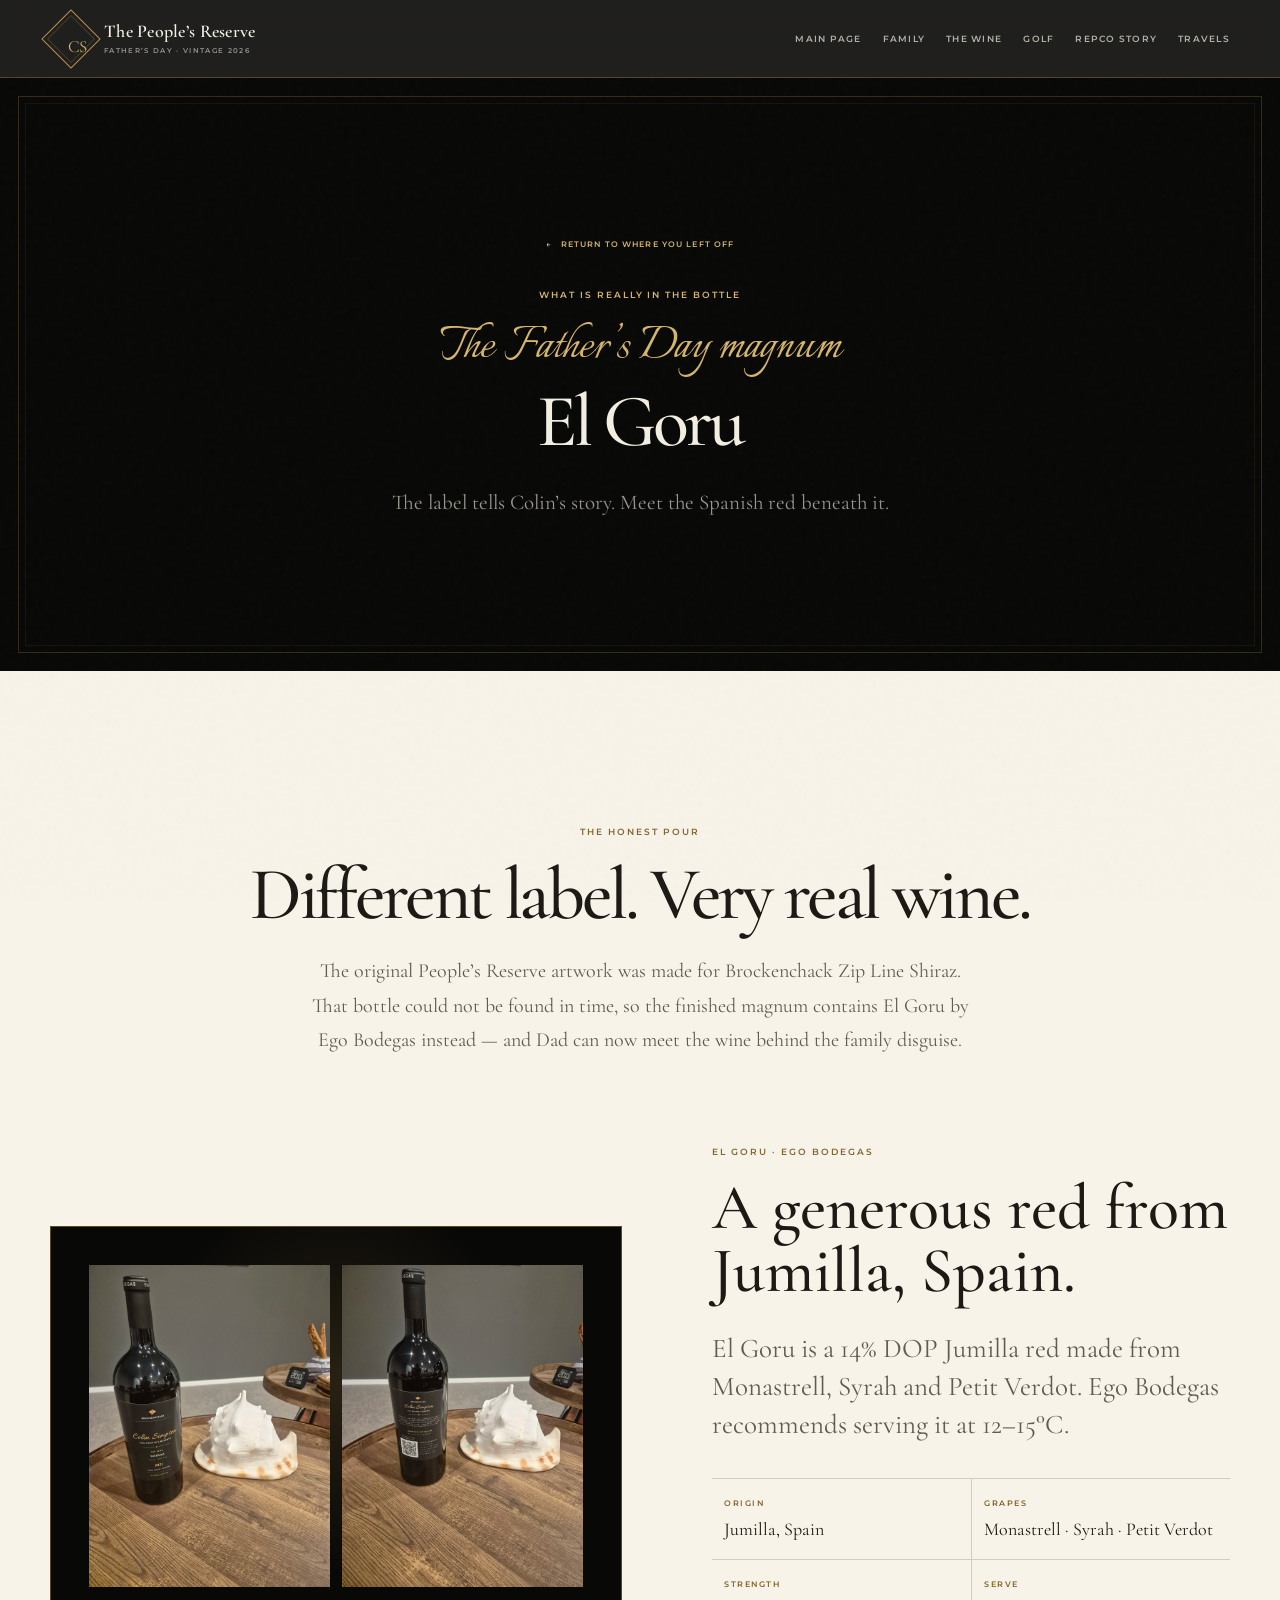
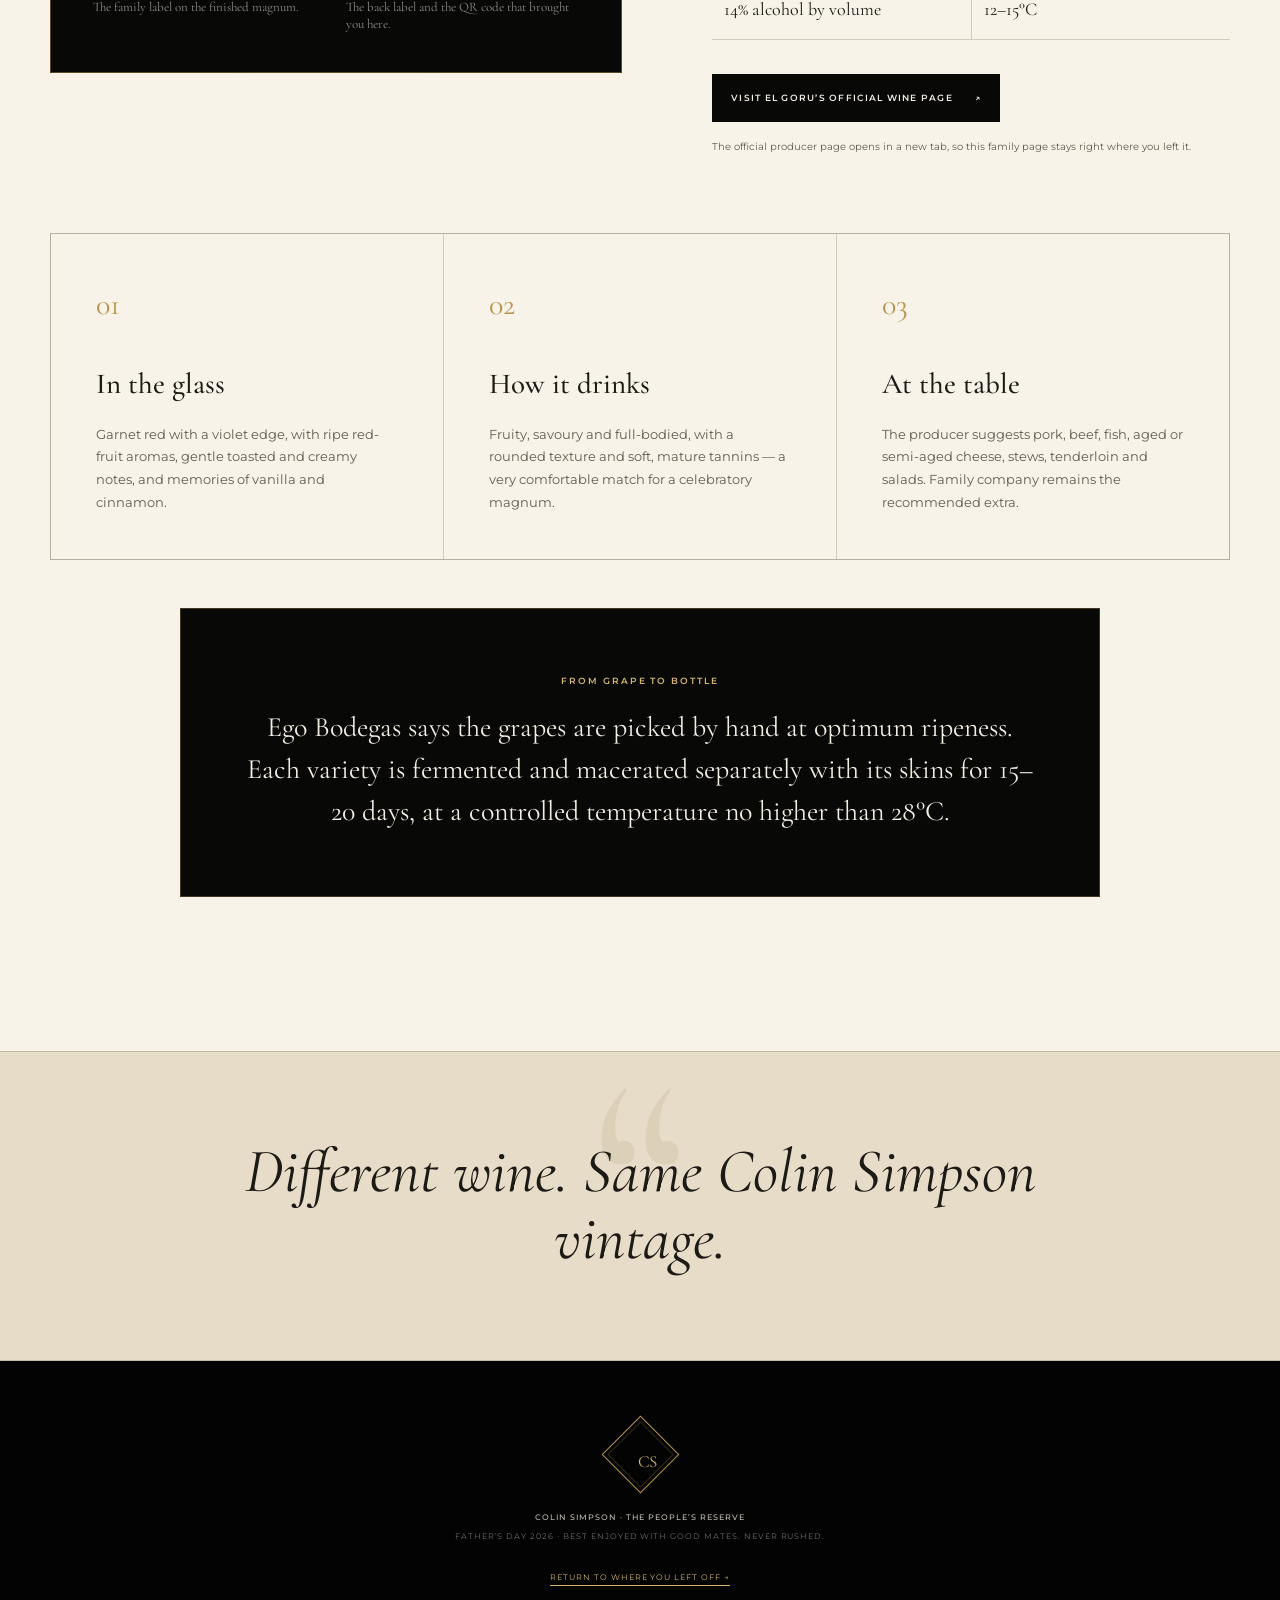
<file: wine.html>
<!doctype html>
<html lang="en-NZ">
  <head>
    <meta charset="utf-8" />
    <meta name="viewport" content="width=device-width, initial-scale=1" />
    <meta name="theme-color" content="#090908" />
    <meta name="description" content="The true wine inside Colin Simpson’s People’s Reserve Father’s Day magnum: El Goru by Ego Bodegas." />
    <meta property="og:type" content="website" />
    <meta property="og:locale" content="en_NZ" />
    <meta property="og:title" content="What Is Really in the Bottle — Colin Simpson" />
    <meta property="og:description" content="Meet El Goru, the Jumilla red inside Colin’s one-off People’s Reserve magnum." />
    <meta property="og:url" content="https://mikemaxwelledison.github.io/colin-simpson-peoples-reserve/wine.html" />
    <meta property="og:image" content="https://mikemaxwelledison.github.io/colin-simpson-peoples-reserve/og.png" />
    <meta name="twitter:card" content="summary_large_image" />
    <title>What Is Really in the Bottle — Colin Simpson</title>
    <link rel="icon" href="favicon.svg" type="image/svg+xml" />
    <link rel="preconnect" href="https://fonts.googleapis.com" />
    <link rel="preconnect" href="https://fonts.gstatic.com" crossorigin />
    <link href="https://fonts.googleapis.com/css2?family=Cormorant+Garamond:ital,wght@0,500;0,600;1,500&amp;family=Italianno&amp;family=Montserrat:wght@400;500;600&amp;display=swap" rel="stylesheet" />
    <link rel="stylesheet" href="styles.css?v=20260905-5" />
    <script src="script.js?v=20260905-5" defer></script>
  </head>
  <body class="subpage wine-detail-page">
    <a class="skip-link" href="#actual-wine">Skip to the wine</a>

    <header class="site-header" data-header>
      <a class="wordmark" href="index.html" aria-label="Colin Simpson — return to the main page">
        <span class="wordmark-mark" aria-hidden="true">CS</span>
        <span class="wordmark-copy"><strong>The People’s Reserve</strong><span>Father’s Day · Vintage 2026</span></span>
      </a>
      <button class="nav-toggle" type="button" aria-expanded="false" aria-controls="site-nav" data-nav-toggle><span>Menu</span><i aria-hidden="true"></i></button>
      <nav class="site-nav" id="site-nav" aria-label="Page links" data-nav>
        <a href="index.html">Main page</a>
        <a href="index.html#family">Family</a>
        <a href="index.html#wine">The wine</a>
        <a href="index.html#golf">Golf</a>
        <a href="repco.html">Repco story</a>
        <a href="travels.html">Travels</a>
      </nav>
    </header>

    <main id="main" class="subpage-main">
      <section class="page-hero wine-page-hero" aria-labelledby="page-title">
        <div class="page-hero-inner" data-reveal>
          <a class="back-link" href="index.html#wine-story-link" data-return-link><span aria-hidden="true">←</span> Return to where you left off</a>
          <p class="eyebrow gold">What is really in the bottle</p>
          <h1 id="page-title"><span>The Father’s Day magnum</span>El Goru</h1>
          <p>The label tells Colin’s story. Meet the Spanish red beneath it.</p>
        </div>
      </section>

      <section class="wine-detail section-shell section-pad" id="actual-wine" aria-labelledby="actual-wine-title">
        <header class="section-heading centered narrow" data-reveal>
          <p class="eyebrow ink">The honest pour</p>
          <h2 id="actual-wine-title">Different label. Very real wine.</h2>
          <p>The original People’s Reserve artwork was made for Brockenchack Zip Line Shiraz. That bottle could not be found in time, so the finished magnum contains El Goru by Ego Bodegas instead — and Dad can now meet the wine behind the family disguise.</p>
        </header>

        <div class="wine-detail-layout">
          <div class="wine-detail-bottles" data-reveal>
            <figure><img src="assets/images/wine-front.webp" alt="The front of Colin’s relabelled People’s Reserve magnum" width="1350" height="1800" loading="lazy" decoding="async" /><figcaption>The family label on the finished magnum.</figcaption></figure>
            <figure><img src="assets/images/wine-back.webp" alt="The back of Colin’s relabelled People’s Reserve magnum" width="1350" height="1800" loading="lazy" decoding="async" /><figcaption>The back label and the QR code that brought you here.</figcaption></figure>
          </div>

          <div class="wine-detail-copy" data-reveal>
            <p class="eyebrow ink">El Goru · Ego Bodegas</p>
            <h2>A generous red from Jumilla, Spain.</h2>
            <p class="lead">El Goru is a 14% DOP Jumilla red made from Monastrell, Syrah and Petit Verdot. Ego Bodegas recommends serving it at 12–15°C.</p>
            <dl class="wine-facts">
              <div><dt>Origin</dt><dd>Jumilla, Spain</dd></div>
              <div><dt>Grapes</dt><dd>Monastrell · Syrah · Petit Verdot</dd></div>
              <div><dt>Strength</dt><dd>14% alcohol by volume</dd></div>
              <div><dt>Serve</dt><dd>12–15°C</dd></div>
            </dl>
            <a class="button button-dark" href="https://egobodegas.com/vino/el-goru/" target="_blank" rel="noopener noreferrer">Visit El Goru’s official wine page <span aria-hidden="true">↗</span></a>
            <p class="wine-source-note">The official producer page opens in a new tab, so this family page stays right where you left it.</p>
          </div>
        </div>

        <div class="wine-notes-grid" data-reveal>
          <article><span>01</span><h3>In the glass</h3><p>Garnet red with a violet edge, with ripe red-fruit aromas, gentle toasted and creamy notes, and memories of vanilla and cinnamon.</p></article>
          <article><span>02</span><h3>How it drinks</h3><p>Fruity, savoury and full-bodied, with a rounded texture and soft, mature tannins — a very comfortable match for a celebratory magnum.</p></article>
          <article><span>03</span><h3>At the table</h3><p>The producer suggests pork, beef, fish, aged or semi-aged cheese, stews, tenderloin and salads. Family company remains the recommended extra.</p></article>
        </div>

        <aside class="wine-making-note" data-reveal>
          <p class="eyebrow gold">From grape to bottle</p>
          <p>Ego Bodegas says the grapes are picked by hand at optimum ripeness. Each variety is fermented and macerated separately with its skins for 15–20 days, at a controlled temperature no higher than 28°C.</p>
        </aside>
      </section>

      <section class="signature-quote" data-reveal>
        <span class="quote-mark" aria-hidden="true">“</span>
        <p>Different wine. Same Colin Simpson vintage.</p>
      </section>
    </main>

    <footer class="site-footer">
      <div class="footer-mark" aria-hidden="true">CS</div>
      <p><strong>Colin Simpson · The People’s Reserve</strong></p>
      <p>Father’s Day 2026 · Best enjoyed with good mates. Never rushed.</p>
      <a href="index.html#wine-story-link" data-return-link>Return to where you left off <span aria-hidden="true">→</span></a>
    </footer>
  </body>
</html>
</file>
<file: styles.css>
:root {
  --black: #080807;
  --black-soft: #11100e;
  --charcoal: #1b1915;
  --ink: #1d1a15;
  --ink-soft: #625b50;
  --ivory: #f3eee2;
  --ivory-deep: #e6dcc8;
  --paper: #f7f3e9;
  --gold: #b99349;
  --gold-bright: #d6b66a;
  --gold-faint: rgba(185, 147, 73, 0.2);
  --line: rgba(64, 50, 29, 0.2);
  --serif: "Cormorant Garamond", Georgia, serif;
  --script: "Italianno", "Segoe Script", cursive;
  --sans: "Montserrat", Arial, sans-serif;
  --page: min(1180px, calc(100vw - 48px));
  --ease: cubic-bezier(0.22, 1, 0.36, 1);
}

* {
  box-sizing: border-box;
}

html {
  scroll-padding-top: 90px;
}

body {
  background: var(--paper);
  color: var(--ink);
  font-family: var(--sans);
  font-size: 16px;
  line-height: 1.72;
  margin: 0;
  overflow-x: hidden;
  -webkit-font-smoothing: antialiased;
}

body::before {
  background-image: url("data:image/svg+xml,%3Csvg viewBox='0 0 180 180' xmlns='http://www.w3.org/2000/svg'%3E%3Cfilter id='n'%3E%3CfeTurbulence type='fractalNoise' baseFrequency='.85' numOctaves='3' stitchTiles='stitch'/%3E%3C/filter%3E%3Crect width='100%25' height='100%25' filter='url(%23n)' opacity='.16'/%3E%3C/svg%3E");
  content: "";
  inset: 0;
  opacity: 0.13;
  pointer-events: none;
  position: fixed;
  z-index: 100;
}

img,
video {
  display: block;
  max-width: 100%;
}

img {
  height: auto;
}

figure,
blockquote {
  margin: 0;
}

a {
  color: inherit;
}

button,
a,
summary,
video {
  -webkit-tap-highlight-color: transparent;
}

.skip-link {
  background: var(--ivory);
  color: var(--black);
  font-weight: 600;
  left: 16px;
  padding: 10px 16px;
  position: fixed;
  top: -80px;
  z-index: 300;
}

.skip-link:focus {
  top: 16px;
}

.section-shell {
  margin-inline: auto;
  max-width: var(--page);
  position: relative;
}

.section-pad {
  padding-block: clamp(96px, 12vw, 160px);
}

.site-header {
  align-items: center;
  background: rgba(8, 8, 7, 0.9);
  border-bottom: 1px solid rgba(185, 147, 73, 0.32);
  color: var(--ivory);
  display: flex;
  justify-content: space-between;
  left: 0;
  min-height: 78px;
  padding: 14px max(24px, calc((100vw - 1180px) / 2));
  position: fixed;
  right: 0;
  top: 0;
  transition: background 220ms ease, min-height 220ms ease;
  z-index: 200;
  backdrop-filter: blur(12px);
}

.site-header.is-scrolled {
  background: rgba(8, 8, 7, 0.98);
  min-height: 66px;
}

.wordmark {
  align-items: center;
  display: inline-flex;
  gap: 12px;
  text-decoration: none;
}

.wordmark-mark,
.footer-mark {
  align-items: center;
  border: 1px solid var(--gold);
  color: var(--gold-bright);
  display: inline-flex;
  flex: 0 0 auto;
  font-family: var(--serif);
  font-size: 17px;
  height: 42px;
  justify-content: center;
  letter-spacing: -0.03em;
  outline: 1px solid rgba(185, 147, 73, 0.25);
  outline-offset: -5px;
  transform: rotate(45deg);
  width: 42px;
}

.wordmark-mark::first-line,
.footer-mark::first-line {
  transform: rotate(-45deg);
}

.wordmark-mark {
  line-height: 1;
}

.wordmark-mark::after,
.footer-mark::after {
  content: "CS";
  transform: rotate(-45deg);
}

.wordmark-mark,
.footer-mark {
  color: transparent;
}

.wordmark-mark::after,
.footer-mark::after {
  color: var(--gold-bright);
}

.wordmark-copy {
  display: flex;
  flex-direction: column;
  line-height: 1.1;
}

.wordmark-copy strong {
  font-family: var(--serif);
  font-size: 18px;
  font-weight: 600;
  letter-spacing: 0.015em;
}

.wordmark-copy span {
  color: rgba(243, 238, 226, 0.55);
  font-size: 7px;
  font-weight: 600;
  letter-spacing: 0.19em;
  margin-top: 5px;
  text-transform: uppercase;
}

.site-nav {
  align-items: center;
  display: flex;
  gap: 21px;
}

.site-nav a {
  color: rgba(243, 238, 226, 0.7);
  font-size: 9px;
  font-weight: 600;
  letter-spacing: 0.14em;
  position: relative;
  text-decoration: none;
  text-transform: uppercase;
}

.site-nav a::after {
  background: var(--gold);
  bottom: -7px;
  content: "";
  height: 1px;
  left: 0;
  position: absolute;
  transform: scaleX(0);
  transform-origin: right;
  transition: transform 180ms ease;
  width: 100%;
}

.site-nav a:hover,
.site-nav a:focus-visible {
  color: var(--ivory);
}

.site-nav a:hover::after,
.site-nav a:focus-visible::after {
  transform: scaleX(1);
  transform-origin: left;
}

.nav-toggle {
  align-items: center;
  background: transparent;
  border: 1px solid rgba(185, 147, 73, 0.38);
  color: var(--ivory);
  display: none;
  font: 600 8px/1 var(--sans);
  gap: 10px;
  letter-spacing: 0.16em;
  padding: 11px 12px;
  text-transform: uppercase;
}

.nav-toggle i,
.nav-toggle i::before,
.nav-toggle i::after {
  background: var(--gold-bright);
  content: "";
  display: block;
  height: 1px;
  transition: transform 180ms ease;
  width: 15px;
}

.nav-toggle i {
  position: relative;
}

.nav-toggle i::before {
  left: 0;
  position: absolute;
  top: -5px;
}

.nav-toggle i::after {
  left: 0;
  position: absolute;
  top: 5px;
}

.nav-toggle[aria-expanded="true"] i {
  background: transparent;
}

.nav-toggle[aria-expanded="true"] i::before {
  top: 0;
  transform: rotate(45deg);
}

.nav-toggle[aria-expanded="true"] i::after {
  top: 0;
  transform: rotate(-45deg);
}

.hero {
  align-items: center;
  background:
    radial-gradient(circle at 78% 28%, rgba(185, 147, 73, 0.13), transparent 32%),
    linear-gradient(125deg, #050505 0%, #11100d 58%, #080807 100%);
  color: var(--ivory);
  display: grid;
  gap: clamp(48px, 8vw, 120px);
  grid-template-columns: minmax(0, 1.12fr) minmax(310px, 0.68fr);
  min-height: 100svh;
  overflow: hidden;
  padding: 128px max(28px, calc((100vw - 1180px) / 2)) 82px;
  position: relative;
}

.hero::before,
.hero::after {
  border: 1px solid rgba(185, 147, 73, 0.3);
  content: "";
  inset: 94px 24px 24px;
  pointer-events: none;
  position: absolute;
}

.hero::after {
  inset: 101px 31px 31px;
  opacity: 0.4;
}

.label-lines {
  border: 1px solid rgba(185, 147, 73, 0.09);
  border-radius: 50%;
  height: 680px;
  position: absolute;
  right: -300px;
  top: -270px;
  width: 680px;
}

.label-lines::before,
.label-lines::after {
  border: 1px solid rgba(185, 147, 73, 0.08);
  border-radius: 50%;
  content: "";
  inset: 62px;
  position: absolute;
}

.label-lines::after {
  inset: 124px;
}

.hero-copy,
.hero-portrait {
  position: relative;
  z-index: 2;
}

.crest {
  align-items: center;
  color: var(--gold-bright);
  display: flex;
  height: 74px;
  justify-content: center;
  margin: 0 0 32px 20px;
  position: relative;
  transform: rotate(45deg);
  width: 74px;
}

.crest::before,
.crest::after {
  border: 1px solid var(--gold);
  content: "";
  inset: 0;
  position: absolute;
}

.crest::after {
  inset: 6px;
  opacity: 0.42;
}

.crest span {
  font-family: var(--serif);
  font-size: 24px;
  transform: rotate(-45deg);
}

.eyebrow,
.card-kicker {
  color: var(--gold-bright);
  font-size: 9px;
  font-weight: 600;
  letter-spacing: 0.22em;
  margin: 0 0 18px;
  text-transform: uppercase;
}

.eyebrow.ink,
.card-kicker {
  color: #84672f;
}

.eyebrow.gold {
  color: var(--gold-bright);
}

.hero h1 {
  font-family: var(--serif);
  font-size: clamp(54px, 7.2vw, 96px);
  font-weight: 600;
  letter-spacing: 0.025em;
  line-height: 0.88;
  margin: 0;
  max-width: 760px;
  text-transform: uppercase;
}

.hero h1 span {
  color: var(--gold-bright);
  display: block;
  font-family: var(--script);
  font-size: 0.66em;
  font-weight: 400;
  letter-spacing: 0.01em;
  line-height: 0.9;
  margin: 0 0 18px;
  text-transform: none;
}

.vintage-line {
  align-items: center;
  border-bottom: 1px solid rgba(185, 147, 73, 0.42);
  border-top: 1px solid rgba(185, 147, 73, 0.42);
  display: grid;
  gap: 16px;
  grid-template-columns: 1fr auto 1fr;
  margin: 32px 0;
  max-width: 620px;
  padding: 11px 0;
}

.vintage-line span {
  color: rgba(243, 238, 226, 0.55);
  font-size: 8px;
  font-weight: 600;
  letter-spacing: 0.16em;
  text-align: center;
  text-transform: uppercase;
}

.vintage-line strong {
  color: var(--ivory);
  font-family: var(--serif);
  font-size: 20px;
  letter-spacing: 0.12em;
}

.hero-intro {
  color: rgba(243, 238, 226, 0.72);
  font-family: var(--serif);
  font-size: clamp(20px, 2vw, 25px);
  line-height: 1.42;
  margin: 0 0 34px;
  max-width: 600px;
}

.hero-dedication {
  color: var(--gold-bright);
  font-size: 8px;
  font-weight: 600;
  letter-spacing: 0.2em;
  margin: 0;
  text-transform: uppercase;
}

.button {
  align-items: center;
  border: 1px solid transparent;
  display: inline-flex;
  font-size: 9px;
  font-weight: 600;
  gap: 22px;
  justify-content: center;
  letter-spacing: 0.14em;
  min-height: 48px;
  padding: 14px 18px;
  text-decoration: none;
  text-transform: uppercase;
  transition: background 180ms ease, color 180ms ease, transform 180ms ease;
}

.button:hover,
.button:focus-visible {
  transform: translateY(-2px);
}

.button-gold {
  background: var(--gold);
  color: var(--black);
}

.button-gold:hover,
.button-gold:focus-visible {
  background: var(--gold-bright);
}

.button-outline {
  border-color: var(--gold);
  color: var(--ink);
}

.button-outline:hover,
.button-outline:focus-visible {
  background: var(--gold);
  color: var(--black);
}

.button-dark {
  background: var(--black);
  color: var(--ivory);
}

.button-dark:hover,
.button-dark:focus-visible {
  background: var(--charcoal);
}

.hero-portrait {
  justify-self: end;
  max-width: 420px;
  padding: 12px;
  width: 100%;
}

.hero-portrait::before,
.hero-portrait::after {
  border: 1px solid rgba(185, 147, 73, 0.54);
  content: "";
  inset: 0;
  pointer-events: none;
  position: absolute;
}

.hero-portrait::after {
  inset: 6px;
  opacity: 0.42;
}

.photo-mat {
  aspect-ratio: 3 / 4;
  background: #161511;
  overflow: hidden;
}

.photo-mat img {
  height: 100%;
  object-fit: cover;
  object-position: 50% 40%;
  width: 100%;
}

.hero-portrait figcaption {
  background: rgba(8, 8, 7, 0.92);
  bottom: 12px;
  display: flex;
  flex-direction: column;
  left: 12px;
  padding: 11px 14px;
  position: absolute;
  z-index: 4;
}

.hero-portrait figcaption strong {
  color: var(--gold-bright);
  font-family: var(--serif);
  font-size: 16px;
  font-weight: 500;
}

.hero-portrait figcaption span {
  color: rgba(243, 238, 226, 0.56);
  font-size: 7px;
  letter-spacing: 0.16em;
  text-transform: uppercase;
}

.vintage-seal {
  align-items: center;
  background: var(--ivory);
  border: 3px double var(--gold);
  border-radius: 50%;
  bottom: -36px;
  color: var(--black);
  display: flex;
  flex-direction: column;
  height: 122px;
  justify-content: center;
  line-height: 1;
  position: absolute;
  right: -30px;
  transform: rotate(7deg);
  width: 122px;
  z-index: 6;
}

.vintage-seal span {
  font-size: 7px;
  font-weight: 600;
  letter-spacing: 0.13em;
  text-transform: uppercase;
}

.vintage-seal strong {
  font-family: var(--serif);
  font-size: 34px;
  font-weight: 600;
  margin: 4px 0;
}

.opening {
  display: grid;
  gap: clamp(44px, 8vw, 120px);
  grid-template-columns: 1.05fr 0.75fr;
  padding-block: clamp(108px, 14vw, 185px);
}

.section-number {
  color: rgba(132, 103, 47, 0.42);
  font-family: var(--serif);
  font-size: 14px;
  left: 0;
  letter-spacing: 0.12em;
  position: absolute;
  top: 54px;
}

.opening .section-number {
  top: 58px;
}

.section-number.light {
  color: rgba(214, 182, 106, 0.42);
}

.opening h2,
.section-heading h2,
.wine-copy h2,
.rugby h2,
.mates h2,
.final-copy h2,
.page-hero h1,
.chapter h2 {
  font-family: var(--serif);
  font-size: clamp(46px, 5.8vw, 76px);
  font-weight: 500;
  letter-spacing: -0.045em;
  line-height: 0.98;
  margin: 0;
}

.opening h2 {
  max-width: 600px;
}

.opening-copy {
  color: var(--ink-soft);
  font-size: 14px;
  max-width: 480px;
}

.opening-signoff {
  color: #765a29 !important;
  font-family: var(--script) !important;
  font-size: clamp(34px, 4vw, 46px) !important;
  line-height: 1 !important;
  margin-top: 28px !important;
}

.opening-copy p:first-child::first-letter {
  color: #84672f;
  float: left;
  font-family: var(--serif);
  font-size: 74px;
  line-height: 0.72;
  padding: 12px 10px 0 0;
}

.signature-quote {
  align-items: center;
  background: var(--ivory-deep);
  border-block: 1px solid var(--line);
  display: flex;
  min-height: 310px;
  overflow: hidden;
  padding: 70px max(32px, calc((100vw - 940px) / 2));
  position: relative;
  text-align: center;
}

.signature-quote p {
  color: var(--ink);
  font-family: var(--serif);
  font-size: clamp(34px, 5vw, 62px);
  font-style: italic;
  line-height: 1.08;
  margin: auto;
  max-width: 850px;
  position: relative;
  z-index: 2;
}

.quote-mark {
  color: rgba(132, 103, 47, 0.1);
  font-family: var(--serif);
  font-size: 300px;
  left: 50%;
  line-height: 1;
  position: absolute;
  top: -18px;
  transform: translateX(-50%);
}

.dark-panel {
  background:
    radial-gradient(circle at 15% 10%, rgba(185, 147, 73, 0.1), transparent 30%),
    var(--black);
  color: var(--ivory);
  position: relative;
}

.dark-panel::before,
.colour-section::before {
  border: 1px solid rgba(185, 147, 73, 0.13);
  content: "";
  inset: 14px;
  pointer-events: none;
  position: absolute;
}

.section-heading {
  margin-bottom: clamp(48px, 7vw, 86px);
}

.section-heading.centered {
  margin-inline: auto;
  max-width: 800px;
  text-align: center;
}

.section-heading.centered > p:last-child {
  color: rgba(243, 238, 226, 0.66);
  font-family: var(--serif);
  font-size: 20px;
  margin: 24px auto 0;
  max-width: 680px;
}

.section-heading.narrow > p:last-child {
  color: var(--ink-soft);
}

.split-heading {
  align-items: start;
  display: grid;
  gap: clamp(40px, 8vw, 110px);
  grid-template-columns: 0.9fr 1fr;
}

.split-heading .lead,
.mates-copy .lead,
.wine-copy .lead,
.rugby .lead,
.repco-copy .lead {
  font-family: var(--serif);
  font-size: clamp(21px, 2.3vw, 29px);
  line-height: 1.38;
  margin: 0 0 20px;
}

.split-heading > div:last-child > p:not(.lead),
.mates-copy > p:not(.eyebrow, .lead),
.wine-copy > p:not(.eyebrow, .lead, .wine-punchline, .disclosure) {
  color: var(--ink-soft);
  font-size: 14px;
}

.video-grid {
  display: grid;
  gap: 24px;
  grid-template-columns: repeat(2, minmax(0, 1fr));
}

.video-card {
  background: #11100e;
  border: 1px solid rgba(185, 147, 73, 0.28);
  display: grid;
  grid-template-rows: auto 1fr;
  overflow: hidden;
}

.video-frame {
  background: #000;
  aspect-ratio: 16 / 9;
  overflow: hidden;
}

.video-frame video {
  height: 100%;
  object-fit: contain;
  width: 100%;
}

.video-copy {
  padding: 26px;
}

.video-copy .card-kicker {
  color: var(--gold-bright);
  display: block;
  margin-bottom: 12px;
}

.video-copy h3,
.image-story h3,
.poppa-callout h3 {
  font-family: var(--serif);
  font-size: clamp(26px, 3vw, 36px);
  font-weight: 500;
  line-height: 1.04;
  margin: 0 0 15px;
}

.video-copy p {
  color: rgba(243, 238, 226, 0.58);
  font-size: 13px;
  margin: 0 0 16px;
}

.text-link {
  color: var(--gold-bright);
  display: inline-flex;
  font-size: 8px;
  font-weight: 600;
  gap: 9px;
  letter-spacing: 0.14em;
  text-decoration: none;
  text-transform: uppercase;
}

.text-link:hover,
.text-link:focus-visible {
  text-decoration: underline;
  text-underline-offset: 5px;
}

.video-card-coming {
  align-items: stretch;
  grid-template-columns: minmax(190px, 0.62fr) minmax(0, 1fr);
  grid-template-rows: none;
  min-height: 500px;
}

.video-card-portrait {
  align-items: stretch;
  grid-template-columns: minmax(215px, 0.78fr) minmax(0, 1fr);
  grid-template-rows: none;
  min-height: 500px;
}

.portrait-video-frame {
  aspect-ratio: auto;
  min-height: 100%;
}

.video-card-portrait .video-copy {
  align-self: center;
}

.video-placeholder {
  align-items: center;
  background:
    linear-gradient(rgba(185, 147, 73, 0.05), rgba(0, 0, 0, 0.38)),
    repeating-linear-gradient(135deg, rgba(185, 147, 73, 0.06) 0 1px, transparent 1px 18px);
  display: flex;
  flex-direction: column;
  justify-content: center;
  min-height: 100%;
  padding: 24px;
  text-align: center;
}

.phone-outline {
  align-items: center;
  border: 1px solid rgba(214, 182, 106, 0.46);
  border-radius: 22px;
  display: flex;
  height: 210px;
  justify-content: center;
  margin-bottom: 23px;
  outline: 1px solid rgba(214, 182, 106, 0.13);
  outline-offset: -7px;
  position: relative;
  width: 118px;
}

.phone-outline::after {
  background: var(--gold);
  border-radius: 50%;
  bottom: 10px;
  content: "";
  height: 5px;
  position: absolute;
  width: 5px;
}

.phone-outline i {
  color: var(--gold-bright);
  font-family: var(--serif);
  font-size: 25px;
  font-style: normal;
}

.video-placeholder strong {
  font-family: var(--serif);
  font-size: 20px;
  font-weight: 500;
}

.video-placeholder small {
  color: rgba(243, 238, 226, 0.43);
  font-size: 7px;
  letter-spacing: 0.17em;
  margin-top: 6px;
  text-transform: uppercase;
}

.video-card-coming .video-copy {
  align-self: center;
}

.feature-photo {
  border: 1px solid var(--line);
  background: var(--black-soft);
  overflow: hidden;
  position: relative;
}

.feature-photo img {
  height: 100%;
  object-fit: cover;
  width: 100%;
}

.feature-photo figcaption,
.travel-card figcaption {
  background: var(--black);
  color: rgba(243, 238, 226, 0.68);
  display: flex;
  flex-direction: column;
  font-size: 11px;
  padding: 16px 18px;
}

.feature-photo figcaption strong,
.travel-card figcaption strong {
  color: var(--gold-bright);
  font-family: var(--serif);
  font-size: 18px;
  font-weight: 500;
}

.blossom-feature {
  align-items: stretch;
  display: grid;
  grid-template-columns: minmax(250px, 0.75fr) 1fr;
  margin: 70px auto 0;
  max-width: 900px;
}

.blossom-feature img {
  aspect-ratio: 3 / 4;
  object-position: 50% 42%;
}

.blossom-feature figcaption {
  justify-content: center;
  padding: clamp(30px, 6vw, 70px);
}

.blossom-feature figcaption strong {
  font-size: clamp(28px, 4vw, 44px);
  line-height: 1;
  margin-bottom: 16px;
}

.family-gallery {
  display: grid;
  gap: 22px;
  grid-template-columns: repeat(12, 1fr);
}

.photo-card {
  background: var(--ivory);
  border: 1px solid var(--line);
  grid-column: span 7;
  overflow: hidden;
  position: relative;
}

.photo-card:nth-child(3) {
  grid-column: span 7;
}

.photo-card-tall {
  grid-column: span 5;
  grid-row: span 2;
}

.photo-card-wide {
  grid-column: span 12;
}

.family-gallery .photo-card-half {
  grid-column: span 6;
}

.family-gallery .photo-card-wedding {
  grid-column: span 12;
  grid-row: auto;
}

.photo-card img {
  aspect-ratio: 4 / 3;
  height: auto;
  object-fit: cover;
  width: 100%;
}

.photo-card-tall img {
  aspect-ratio: 4 / 5;
  height: calc(100% - 104px);
}

.photo-card-wedding img {
  aspect-ratio: 16 / 9;
  background: #d8cfbf;
  object-fit: contain;
}

.photo-card-portrait img {
  aspect-ratio: 3 / 4;
}

.photo-card figcaption {
  color: var(--ink-soft);
  display: flex;
  flex-direction: column;
  font-family: var(--serif);
  font-size: 15px;
  line-height: 1.35;
  min-height: 88px;
  padding: 18px 20px;
}

.photo-card figcaption strong {
  color: var(--ink);
  font-size: 18px;
  font-weight: 600;
  margin-bottom: 4px;
}

.poppa-callout {
  align-items: center;
  background: var(--ivory-deep);
  display: grid;
  gap: clamp(36px, 7vw, 90px);
  grid-template-columns: minmax(220px, 0.55fr) 1fr;
  margin-top: 70px;
  padding: clamp(24px, 5vw, 60px);
}

.poppa-callout figure {
  border: 1px solid rgba(132, 103, 47, 0.35);
  padding: 8px;
}

.poppa-callout figure img {
  aspect-ratio: 3 / 4;
  object-fit: cover;
}

.poppa-callout h3 {
  font-size: clamp(34px, 4.6vw, 56px);
}

.poppa-callout p:not(.eyebrow) {
  color: var(--ink-soft);
  margin: 0 0 28px;
}

.dad-messages {
  background:
    radial-gradient(circle at 8% 10%, rgba(185, 147, 73, 0.13), transparent 34%),
    var(--black-soft);
  border: 1px solid rgba(185, 147, 73, 0.34);
  color: var(--ivory);
  display: grid;
  gap: clamp(38px, 7vw, 90px);
  grid-template-columns: minmax(220px, 0.68fr) 1.32fr;
  margin-top: 70px;
  padding: clamp(30px, 5vw, 62px);
}

.dad-messages-heading h3,
.calculator-invite h3,
.ledger-heading h3,
.segment-heading h3,
.calculator-result h3 {
  font-family: var(--serif);
  font-size: clamp(32px, 4vw, 50px);
  font-weight: 500;
  line-height: 1;
  margin: 0 0 20px;
}

.dad-messages-heading > p:last-child {
  color: rgba(243, 238, 226, 0.56);
  font-size: 13px;
  margin: 0;
}

.dad-message-list {
  border-top: 1px solid rgba(185, 147, 73, 0.3);
}

.dad-message-list > blockquote {
  border-bottom: 1px solid rgba(185, 147, 73, 0.3);
  padding: 20px 0;
}

.dad-message-list > blockquote:first-child {
  padding-top: 0;
}

.dad-message-pair {
  border-bottom: 1px solid rgba(185, 147, 73, 0.3);
  display: grid;
  grid-template-columns: repeat(2, minmax(0, 1fr));
}

.dad-message-pair blockquote {
  padding: 24px 24px 24px 0;
}

.dad-message-pair blockquote + blockquote {
  border-left: 1px solid rgba(185, 147, 73, 0.3);
  padding-left: 24px;
  padding-right: 0;
}

.dad-message-label {
  color: rgba(243, 238, 226, 0.54);
  display: block;
  font-size: 8px;
  font-weight: 600;
  letter-spacing: 0.18em;
  margin-bottom: 10px;
  text-transform: uppercase;
}

.dad-message-list .dad-message-featured p {
  font-size: clamp(21px, 2.5vw, 30px);
}

.dad-message-milestone p {
  color: var(--gold-bright);
}

.dad-message-list p {
  font-family: var(--serif);
  font-size: clamp(18px, 2.1vw, 25px);
  line-height: 1.34;
  margin: 0 0 8px;
}

.dad-message-list cite,
.message-inline cite {
  color: var(--gold-bright);
  display: block;
  font-size: 9px;
  font-style: normal;
  font-weight: 600;
  letter-spacing: 0.14em;
  text-transform: uppercase;
}

.archive-drawer {
  border-bottom: 1px solid var(--line);
  border-top: 1px solid var(--line);
  margin-top: 70px;
}

.archive-drawer summary {
  align-items: center;
  cursor: pointer;
  display: flex;
  font-family: var(--serif);
  font-size: 24px;
  justify-content: space-between;
  list-style: none;
  padding: 22px 4px;
}

.archive-drawer summary::-webkit-details-marker {
  display: none;
}

.archive-drawer summary::after {
  color: #84672f;
  content: "+";
  font-family: var(--sans);
  font-size: 20px;
}

.archive-drawer[open] summary::after {
  content: "−";
}

.archive-drawer summary small {
  color: var(--ink-soft);
  font: 600 7px/1.4 var(--sans);
  letter-spacing: 0.14em;
  margin-left: auto;
  margin-right: 22px;
  text-transform: uppercase;
}

.archive-grid {
  display: grid;
  gap: 18px;
  grid-template-columns: repeat(3, 1fr);
  padding: 12px 0 34px;
}

.archive-grid .photo-card {
  grid-column: auto;
}

.archive-grid .photo-card img {
  aspect-ratio: 4 / 3;
}

.archive-grid .photo-card-portrait img {
  aspect-ratio: 4 / 3;
  object-position: 50% 25%;
}

.origins-intro {
  border-top: 1px solid var(--line);
  display: grid;
  gap: 30px;
  grid-template-columns: repeat(2, minmax(0, 1fr));
  padding: 38px 4px 28px;
}

.origins-intro p {
  color: var(--ink-soft);
  font-family: var(--serif);
  font-size: clamp(18px, 2vw, 23px);
  line-height: 1.45;
  margin: 0;
}

.archive-story-grid {
  display: grid;
  gap: 18px;
  grid-template-columns: repeat(2, minmax(0, 1fr));
  margin-bottom: 50px;
}

.archive-story-card {
  background:
    radial-gradient(circle at 88% 8%, rgba(185, 147, 73, 0.14), transparent 34%),
    var(--black);
  border: 1px solid rgba(185, 147, 73, 0.34);
  color: var(--ivory);
  display: grid;
  grid-template-rows: auto 1fr;
  min-width: 0;
  overflow: hidden;
}

.archive-story-card figure {
  aspect-ratio: 4 / 3;
  background: #0b0a09;
  margin: 0;
  overflow: hidden;
}

.archive-story-card img {
  height: 100%;
  object-fit: contain;
  width: 100%;
}

.archive-story-copy {
  padding: clamp(28px, 4vw, 45px);
}

.archive-story-copy .eyebrow {
  margin-bottom: 16px;
}

.archive-story-copy h3,
.archive-subheading h3 {
  font-family: var(--serif);
  font-size: clamp(31px, 4vw, 45px);
  font-weight: 500;
  line-height: 1;
  margin: 0 0 20px;
}

.archive-story-copy p:not(.eyebrow, .archive-photo-date) {
  color: rgba(243, 238, 226, 0.68);
  font-size: 13px;
  line-height: 1.72;
  margin: 0;
}

.archive-story-copy p + p:not(.archive-photo-date) {
  margin-top: 14px;
}

.archive-photo-date {
  color: var(--gold-bright);
  font-size: 7px;
  font-weight: 600;
  letter-spacing: 0.14em;
  margin: 26px 0 0;
  text-transform: uppercase;
}

.archive-subheading {
  border-top: 1px solid var(--line);
  padding: 44px 4px 26px;
  text-align: center;
}

.archive-subheading .eyebrow {
  margin-bottom: 12px;
}

.archive-subheading h3 {
  color: var(--ink);
  margin-bottom: 0;
}

.archive-family-gallery {
  display: grid;
  gap: 18px;
  grid-template-columns: repeat(6, minmax(0, 1fr));
  padding-bottom: 42px;
}

.archive-family-gallery .photo-card {
  display: flex;
  flex-direction: column;
  grid-column: span 2;
}

.archive-family-gallery .archive-family-wide {
  grid-column: span 3;
}

.archive-family-gallery .photo-card img {
  aspect-ratio: auto;
  background: var(--black-soft);
  object-fit: contain;
}

.archive-family-gallery .photo-card figcaption {
  flex: 1;
}

.archive-schooldays-heading {
  margin-top: 8px;
}

.origins-grid {
  display: grid;
  gap: 14px;
  grid-template-columns: repeat(3, minmax(0, 1fr));
  margin-bottom: 34px;
}

.origin-card {
  background: var(--black);
  border: 1px solid rgba(185, 147, 73, 0.34);
  color: var(--ivory);
  min-height: 260px;
  padding: 27px;
  position: relative;
}

.origin-card > span {
  align-items: center;
  color: var(--gold-bright);
  display: flex;
  font-family: var(--serif);
  font-size: 18px;
  height: 58px;
  justify-content: center;
  margin-bottom: 35px;
  position: relative;
  width: 58px;
}

.origin-card > span::before {
  border: 1px solid rgba(211, 179, 102, 0.42);
  content: "";
  inset: 0;
  outline: 1px solid rgba(211, 179, 102, 0.1);
  outline-offset: -6px;
  position: absolute;
  transform: rotate(45deg);
}

.origin-card h3 {
  color: var(--gold-bright);
  font-family: var(--serif);
  font-size: 28px;
  font-weight: 500;
  margin: 0 0 10px;
}

.origin-card p {
  color: rgba(243, 238, 226, 0.6);
  font-size: 12px;
  line-height: 1.65;
  margin: 0;
}

.origin-card-renee {
  background:
    radial-gradient(circle at 80% 12%, rgba(185, 147, 73, 0.2), transparent 38%),
    var(--black);
}

.archive-schooldays {
  border-top: 0;
  padding-top: 0;
}

.wine-grid {
  align-items: center;
  display: grid;
  gap: clamp(50px, 8vw, 110px);
  grid-template-columns: 0.82fr 1.18fr;
}

.wine-copy h2 {
  color: var(--ivory);
  font-size: clamp(47px, 5.2vw, 69px);
  letter-spacing: 0.015em;
  text-transform: uppercase;
}

.wine-copy h2 span {
  color: var(--gold-bright);
  display: block;
  font-family: var(--script);
  font-size: 0.75em;
  font-weight: 400;
  letter-spacing: 0;
  margin-bottom: 12px;
  text-transform: none;
}

.wine-copy .lead {
  color: rgba(243, 238, 226, 0.82);
  margin-top: 30px;
}

.wine-copy > p:not(.eyebrow, .lead, .wine-punchline, .disclosure) {
  color: rgba(243, 238, 226, 0.58);
}

.wine-punchline {
  border-block: 1px solid rgba(185, 147, 73, 0.36);
  color: var(--gold-bright);
  font-size: 10px;
  font-weight: 600;
  letter-spacing: 0.16em;
  margin: 30px 0 20px;
  padding: 15px 0;
  text-transform: uppercase;
}

.disclosure {
  color: rgba(243, 238, 226, 0.35);
  font-size: 9px;
}

.wine-detail-link {
  margin-top: 16px;
}

.wine-detail-layout {
  align-items: center;
  display: grid;
  gap: clamp(45px, 7vw, 90px);
  grid-template-columns: minmax(0, 1.05fr) minmax(300px, 0.95fr);
  margin-top: 68px;
}

.wine-detail-bottles {
  background:
    radial-gradient(circle at 50% 35%, rgba(185, 147, 73, 0.18), transparent 47%),
    var(--black);
  border: 1px solid rgba(185, 147, 73, 0.48);
  display: grid;
  gap: 12px;
  grid-template-columns: repeat(2, minmax(0, 1fr));
  padding: clamp(20px, 3vw, 38px);
}

.wine-detail-bottles figure {
  margin: 0;
}

.wine-detail-bottles img {
  aspect-ratio: 3 / 4;
  height: auto;
  object-fit: cover;
  width: 100%;
}

.wine-detail-bottles figcaption {
  color: rgba(243, 238, 226, 0.58);
  font-family: var(--serif);
  font-size: 13px;
  line-height: 1.35;
  padding: 12px 4px 0;
}

.wine-detail-copy h2 {
  font-family: var(--serif);
  font-size: clamp(40px, 5vw, 64px);
  font-weight: 500;
  line-height: 0.98;
  margin: 0 0 25px;
}

.wine-detail-copy .lead {
  color: var(--ink-soft);
  font-family: var(--serif);
  font-size: clamp(20px, 2.2vw, 27px);
  line-height: 1.42;
}

.wine-facts {
  border-bottom: 1px solid var(--line);
  border-top: 1px solid var(--line);
  display: grid;
  grid-template-columns: repeat(2, minmax(0, 1fr));
  margin: 34px 0;
}

.wine-facts div {
  padding: 18px 12px;
}

.wine-facts div:nth-child(even) {
  border-left: 1px solid var(--line);
}

.wine-facts div:nth-child(n + 3) {
  border-top: 1px solid var(--line);
}

.wine-facts dt {
  color: #806429;
  font-size: 8px;
  font-weight: 600;
  letter-spacing: 0.19em;
  margin-bottom: 7px;
  text-transform: uppercase;
}

.wine-facts dd {
  font-family: var(--serif);
  font-size: 18px;
  line-height: 1.25;
  margin: 0;
}

.wine-source-note {
  color: var(--ink-soft);
  font-size: 10px;
  margin: 16px 0 0;
}

.wine-notes-grid {
  background: var(--line);
  border: 1px solid var(--line);
  display: grid;
  gap: 1px;
  grid-template-columns: repeat(3, minmax(0, 1fr));
  margin-top: 78px;
}

.wine-notes-grid article {
  background: var(--paper);
  min-height: 280px;
  padding: clamp(28px, 4vw, 45px);
}

.wine-notes-grid article > span {
  color: var(--gold);
  display: block;
  font-family: var(--serif);
  font-size: 30px;
  margin-bottom: 28px;
}

.wine-notes-grid h3 {
  font-family: var(--serif);
  font-size: 29px;
  font-weight: 500;
  margin: 0 0 14px;
}

.wine-notes-grid p {
  color: var(--ink-soft);
  font-size: 13px;
  line-height: 1.75;
  margin: 0;
}

.wine-making-note {
  background: var(--black);
  border: 1px solid rgba(185, 147, 73, 0.34);
  color: var(--ivory);
  margin: 48px auto 0;
  max-width: 920px;
  padding: clamp(34px, 6vw, 64px);
  text-align: center;
}

.wine-making-note > p:last-child {
  font-family: var(--serif);
  font-size: clamp(19px, 2.5vw, 28px);
  line-height: 1.5;
  margin: 0;
}

.bottle-gallery {
  display: grid;
  gap: 16px;
  grid-template-columns: repeat(2, 1fr);
}

.bottle-gallery figure {
  background: #111;
  border: 1px solid rgba(185, 147, 73, 0.25);
}

.bottle-gallery img {
  aspect-ratio: 3 / 4;
  object-fit: cover;
}

.bottle-gallery figcaption {
  color: rgba(243, 238, 226, 0.5);
  font-family: var(--serif);
  font-size: 13px;
  line-height: 1.35;
  padding: 13px 15px;
}

.magnum-memory {
  align-items: center;
  border-top: 1px solid rgba(185, 147, 73, 0.28);
  display: grid;
  gap: 30px;
  grid-template-columns: 110px 1fr;
  margin-top: 65px;
  max-width: 720px;
  padding-top: 32px;
}

.magnum-memory img {
  aspect-ratio: 3 / 4;
  border: 1px solid rgba(185, 147, 73, 0.3);
  object-fit: cover;
}

.magnum-memory .card-kicker {
  color: var(--gold-bright);
  display: block;
  margin-bottom: 7px;
}

.magnum-memory p {
  color: rgba(243, 238, 226, 0.62);
  font-family: var(--serif);
  font-size: 18px;
  line-height: 1.42;
  margin: 0;
}

.golf-message-ledger {
  border: 1px solid var(--line);
  margin-bottom: 54px;
}

.ledger-heading {
  align-items: end;
  background: var(--ivory-deep);
  display: grid;
  gap: 15px;
  grid-template-columns: 0.42fr 1fr;
  padding: 28px clamp(22px, 4vw, 44px);
}

.ledger-heading .card-kicker {
  color: #765a29;
}

.ledger-heading h3 {
  font-size: clamp(29px, 3.7vw, 45px);
  margin: 0;
}

.ledger-grid {
  display: grid;
  grid-template-columns: repeat(5, 1fr);
}

.ledger-grid article {
  padding: 25px 20px 28px;
}

.ledger-grid article + article {
  border-left: 1px solid var(--line);
}

.ledger-grid time {
  color: #765a29;
  display: block;
  font-size: 7px;
  font-weight: 600;
  letter-spacing: 0.13em;
  margin-bottom: 12px;
  text-transform: uppercase;
}

.ledger-grid h4 {
  font-family: var(--serif);
  font-size: 24px;
  font-weight: 600;
  line-height: 1;
  margin: 0 0 13px;
}

.ledger-grid p {
  color: var(--ink-soft);
  font-size: 12px;
  line-height: 1.55;
  margin: 0;
}

.golf-lead img {
  aspect-ratio: 16 / 8.5;
  object-position: 50% 35%;
}

.story-pair {
  display: grid;
  gap: 24px;
  grid-template-columns: repeat(2, 1fr);
  margin-top: 24px;
}

.image-story {
  background: var(--ivory);
  border: 1px solid var(--line);
  display: grid;
  grid-template-rows: auto 1fr;
}

.image-story img {
  aspect-ratio: 16 / 9;
  height: 100%;
  object-fit: cover;
  width: 100%;
}

.image-story-portrait {
  grid-template-columns: minmax(150px, 0.62fr) 1fr;
  grid-template-rows: none;
}

.image-story-portrait img {
  aspect-ratio: 3 / 4;
}

.image-story > div {
  padding: 28px;
}

.image-story h3 {
  font-size: 31px;
}

.image-story p {
  color: var(--ink-soft);
  font-size: 13px;
  margin: 0;
}

.small-quote {
  border-block: 1px solid var(--line);
  margin: 65px auto 0;
  max-width: 740px;
  padding: 32px;
  text-align: center;
}

.small-quote p {
  font-family: var(--script);
  font-size: clamp(40px, 5vw, 58px);
  line-height: 1;
  margin: 0 0 10px;
}

.small-quote cite,
.mates-copy cite {
  color: var(--ink-soft);
  display: block;
  font-size: 8px;
  font-style: normal;
  font-weight: 600;
  letter-spacing: 0.14em;
  text-transform: uppercase;
}

.calculator-invite {
  align-items: center;
  background:
    radial-gradient(circle at 14% 15%, rgba(185, 147, 73, 0.15), transparent 35%),
    var(--black);
  border: 1px solid rgba(185, 147, 73, 0.42);
  color: var(--ivory);
  display: grid;
  gap: clamp(30px, 6vw, 80px);
  grid-template-columns: 1fr auto;
  margin-top: 62px;
  padding: clamp(30px, 5vw, 58px);
}

.calculator-invite h3 {
  margin-bottom: 14px;
}

.calculator-invite p:last-child {
  color: rgba(243, 238, 226, 0.6);
  font-size: 13px;
  margin: 0;
  max-width: 660px;
}

.calculator-invite .button {
  max-width: 270px;
}

.colour-section {
  background: #12110e;
  color: var(--ivory);
  padding-block: clamp(95px, 12vw, 150px);
  position: relative;
}

.rugby-grid {
  align-items: center;
  display: grid;
  gap: clamp(46px, 9vw, 120px);
  grid-template-columns: minmax(280px, 0.72fr) 1fr;
}

.rugby figure {
  border: 1px solid rgba(185, 147, 73, 0.4);
  padding: 9px;
}

.rugby figure img {
  aspect-ratio: 4 / 5;
  object-fit: cover;
}

.rugby figcaption {
  color: rgba(243, 238, 226, 0.52);
  font-family: var(--serif);
  font-size: 13px;
  line-height: 1.35;
  padding: 14px 8px 6px;
}

.rugby .lead {
  color: rgba(243, 238, 226, 0.78);
  margin-top: 28px;
}

.rugby-note {
  color: rgba(243, 238, 226, 0.58);
  font-size: 13px;
  margin: 0;
}

.stat-card {
  align-items: baseline;
  border-block: 1px solid rgba(185, 147, 73, 0.35);
  display: grid;
  gap: 0 16px;
  grid-template-columns: auto 1fr;
  margin-top: 35px;
  padding: 24px 0;
}

.stat-card strong {
  color: var(--gold-bright);
  font-family: var(--serif);
  font-size: 76px;
  font-weight: 500;
  letter-spacing: -0.06em;
  line-height: 0.8;
}

.message-inline {
  border-left: 2px solid var(--gold);
  margin: 30px 0;
  padding: 3px 0 3px 20px;
}

.message-inline p {
  font-family: var(--serif);
  font-size: 22px;
  font-style: italic;
  line-height: 1.28;
  margin: 0 0 8px;
}

.message-inline cite {
  color: #765a29;
}

.stat-card span {
  color: var(--ivory);
  font-size: 9px;
  font-weight: 600;
  letter-spacing: 0.16em;
  text-transform: uppercase;
}

.stat-card p {
  color: rgba(243, 238, 226, 0.52);
  font-size: 12px;
  grid-column: 1 / -1;
  margin: 20px 0 0;
  max-width: 530px;
}

.repco-feature {
  align-items: center;
  display: grid;
  gap: clamp(48px, 9vw, 120px);
  grid-template-columns: minmax(250px, 0.65fr) 1fr;
  margin-inline: auto;
  max-width: 1020px;
}

.repco-feature .photo-card {
  grid-column: auto;
}

.repco-years {
  align-items: center;
  color: #765a29;
  display: grid;
  font-family: var(--serif);
  font-size: 35px;
  gap: 16px;
  grid-template-columns: auto 1fr auto;
  margin-bottom: 30px;
}

.repco-years i {
  background: var(--gold);
  height: 1px;
}

.label-list {
  border-block: 1px solid var(--line);
  list-style: none;
  margin: 30px 0;
  padding: 12px 0;
}

.label-list li {
  color: var(--ink-soft);
  font-size: 9px;
  font-weight: 600;
  letter-spacing: 0.12em;
  padding: 7px 0;
  text-transform: uppercase;
}

.paper-deep {
  background: var(--ivory-deep);
}

.mates-grid {
  align-items: center;
  display: grid;
  gap: clamp(44px, 8vw, 110px);
  grid-template-columns: 0.78fr 1.22fr;
}

.mates-copy > p:not(.eyebrow, .lead) {
  color: var(--ink-soft);
}

.mates-copy blockquote {
  border-left: 1px solid var(--gold);
  font-family: var(--serif);
  font-size: 25px;
  font-style: italic;
  margin-top: 34px;
  padding-left: 22px;
}

.mates-copy cite {
  margin-top: 8px;
}

.mates .feature-photo img {
  aspect-ratio: 4 / 3;
}

.travel-grid {
  display: grid;
  gap: 18px;
  grid-template-columns: repeat(12, 1fr);
}

.travel-card {
  background: var(--black);
  border: 1px solid var(--line);
  grid-column: span 4;
  overflow: hidden;
}

.travel-card-wide {
  grid-column: span 8;
}

.travel-card img {
  aspect-ratio: 4 / 3;
  height: auto;
  object-fit: cover;
  width: 100%;
}

.travel-card:nth-child(2) img {
  object-position: 50% 38%;
}

.travel-card figcaption {
  min-height: 92px;
}

.travel-ending {
  margin: 75px auto 0;
  max-width: 760px;
  text-align: center;
}

.travel-ending blockquote {
  color: #765a29;
  font-family: var(--script);
  font-size: clamp(44px, 6vw, 70px);
  line-height: 1;
}

.travel-ending p {
  color: var(--ink-soft);
  font-family: var(--serif);
  font-size: 19px;
  margin: 18px auto 28px;
  max-width: 630px;
}

.final-message {
  background: var(--black);
  color: var(--ivory);
  display: grid;
  grid-template-columns: minmax(320px, 0.9fr) minmax(0, 1.1fr);
  min-height: 760px;
}

.final-photo {
  min-height: 760px;
  overflow: hidden;
  position: relative;
}

.final-photo::after {
  background: linear-gradient(90deg, transparent 68%, var(--black));
  content: "";
  inset: 0;
  position: absolute;
}

.final-photo img {
  height: 100%;
  object-fit: cover;
  object-position: 50% 36%;
  width: 100%;
}

.final-copy {
  align-self: center;
  max-width: 650px;
  padding: 80px clamp(34px, 7vw, 110px) 80px clamp(25px, 4vw, 64px);
}

.final-copy h2 {
  color: var(--ivory);
  font-size: clamp(52px, 6.5vw, 82px);
}

.final-copy > p:not(.eyebrow, .family-caption) {
  color: rgba(243, 238, 226, 0.68);
  font-family: var(--serif);
  font-size: 20px;
  margin: 30px 0;
}

.final-copy blockquote {
  border-block: 1px solid rgba(185, 147, 73, 0.35);
  display: flex;
  flex-direction: column;
  margin: 34px 0;
  padding: 23px 0;
}

.final-copy blockquote span {
  color: var(--gold-bright);
  font-family: var(--script);
  font-size: 48px;
  line-height: 1;
}

.final-copy blockquote strong {
  font-family: var(--serif);
  font-size: 23px;
  font-weight: 500;
  letter-spacing: 0.12em;
  margin-top: 12px;
  text-transform: uppercase;
}

.family-caption {
  color: rgba(243, 238, 226, 0.37);
  font-size: 9px;
  letter-spacing: 0.08em;
  line-height: 1.5;
}

.site-footer {
  align-items: center;
  background: #030303;
  color: rgba(243, 238, 226, 0.45);
  display: flex;
  flex-direction: column;
  font-size: 8px;
  letter-spacing: 0.12em;
  padding: 66px 24px;
  text-align: center;
  text-transform: uppercase;
}

.footer-mark {
  height: 55px;
  margin: 0 0 26px;
  width: 55px;
}

.site-footer p {
  margin: 3px 0;
}

.site-footer strong {
  color: rgba(243, 238, 226, 0.8);
  font-weight: 500;
}

.site-footer a {
  color: var(--gold-bright);
  margin-top: 24px;
  text-underline-offset: 5px;
}

/* Supporting pages */
.subpage {
  background: var(--paper);
}

.subpage .site-header {
  position: sticky;
}

.subpage-main {
  min-height: 70vh;
}

.page-hero {
  background: var(--black);
  color: var(--ivory);
  overflow: hidden;
  padding: clamp(85px, 12vw, 150px) 24px;
  position: relative;
  text-align: center;
}

.page-hero::before,
.page-hero::after {
  border: 1px solid rgba(185, 147, 73, 0.25);
  content: "";
  inset: 18px;
  pointer-events: none;
  position: absolute;
}

.page-hero::after {
  inset: 25px;
  opacity: 0.35;
}

.page-hero-inner {
  margin: auto;
  max-width: 820px;
  position: relative;
  z-index: 2;
}

.page-hero h1 span {
  color: var(--gold-bright);
  display: block;
  font-family: var(--script);
  font-size: 0.75em;
  letter-spacing: 0;
  margin-bottom: 10px;
}

.page-hero p:last-child {
  color: rgba(243, 238, 226, 0.62);
  font-family: var(--serif);
  font-size: 21px;
  margin: 27px auto 0;
  max-width: 640px;
}

.back-link {
  color: var(--gold-bright);
  display: inline-flex;
  font-size: 8px;
  font-weight: 600;
  gap: 9px;
  letter-spacing: 0.14em;
  margin-bottom: 35px;
  text-decoration: none;
  text-transform: uppercase;
}

.detail-video {
  background: var(--black-soft);
  border: 1px solid var(--gold-faint);
  margin: 0 auto;
  max-width: 960px;
  padding: 9px;
}

.detail-video video {
  aspect-ratio: 16 / 9;
  background: #000;
  display: block;
  object-fit: contain;
  width: 100%;
}

.detail-video-portrait {
  max-width: 430px;
}

.detail-video-portrait video {
  aspect-ratio: 9 / 16;
}

.detail-quote {
  color: #765a29;
  font-family: var(--script);
  font-size: clamp(46px, 7vw, 78px);
  line-height: 1;
  margin: 55px auto;
  max-width: 800px;
  text-align: center;
}

.character-callout {
  border-block: 1px solid var(--line);
  margin: 20px auto 65px;
  max-width: 820px;
  padding: 35px 24px 30px;
  text-align: center;
}

.character-callout p {
  color: var(--ink-soft);
  font-family: var(--serif);
  font-size: 19px;
  margin: 0 auto 4px;
  max-width: 650px;
}

.character-callout strong {
  color: #8a682b;
  display: block;
  font-family: var(--script);
  font-size: clamp(58px, 9vw, 104px);
  font-weight: 400;
  line-height: 0.95;
}

/* Little white ball calculator */
.calculator-hero::before {
  background:
    radial-gradient(circle at 50% 118%, rgba(185, 147, 73, 0.17), transparent 44%);
}

.calculator-guide {
  display: grid;
  gap: 1px;
  grid-template-columns: repeat(3, 1fr);
  list-style: none;
  margin: 0 0 64px;
  padding: 0;
}

.calculator-guide li {
  background: var(--ivory-deep);
  min-height: 225px;
  padding: 29px;
}

.calculator-guide li > span {
  color: #8a682b;
  display: block;
  font-family: var(--serif);
  font-size: 17px;
  margin-bottom: 31px;
}

.calculator-guide strong {
  display: block;
  font-family: var(--serif);
  font-size: 26px;
  font-weight: 600;
  line-height: 1;
}

.calculator-guide p {
  color: var(--ink-soft);
  font-size: 12px;
  line-height: 1.55;
  margin: 13px 0 0;
}

.family-estimate-panel {
  background:
    radial-gradient(circle at 84% 18%, rgba(185, 147, 73, 0.18), transparent 35%),
    var(--black);
  border: 1px solid rgba(185, 147, 73, 0.42);
  color: var(--ivory);
  margin: 0 0 34px;
  padding: clamp(30px, 5vw, 54px);
  position: relative;
}

.family-estimate-panel::after {
  border: 1px solid rgba(185, 147, 73, 0.13);
  content: "";
  inset: 8px;
  pointer-events: none;
  position: absolute;
}

.family-estimate-panel h3 {
  color: var(--ivory);
  font-family: var(--serif);
  font-size: clamp(34px, 4.5vw, 54px);
  font-weight: 500;
  line-height: 1;
  margin: 0 0 17px;
  max-width: 760px;
}

.family-estimate-panel p:not(.eyebrow) {
  color: rgba(243, 238, 226, 0.62);
  font-size: 13px;
  margin: 0;
  max-width: 760px;
}

.estimate-status {
  border-top: 1px solid rgba(185, 147, 73, 0.3);
  color: var(--gold-bright);
  display: block;
  font-size: 8px;
  font-weight: 600;
  letter-spacing: 0.15em;
  margin-top: 28px;
  padding-top: 18px;
  text-transform: uppercase;
}

.family-estimate-ready {
  align-items: center;
  display: grid;
  gap: 42px;
  grid-template-columns: minmax(0, 1fr) minmax(250px, 0.52fr);
  position: relative;
  z-index: 1;
}

.family-estimate-ready[hidden],
.family-estimate-pending[hidden] {
  display: none;
}

.family-estimate-total {
  border-left: 1px solid rgba(185, 147, 73, 0.38);
  padding: 16px 0 16px 38px;
  text-align: center;
}

.family-estimate-total > strong {
  color: var(--gold-bright);
  display: block;
  font-family: var(--serif);
  font-size: clamp(52px, 7vw, 82px);
  font-weight: 600;
  letter-spacing: -0.04em;
  line-height: 0.9;
}

.family-estimate-total > span {
  display: block;
  font-family: var(--serif);
  font-size: 22px;
  margin-top: 10px;
}

.family-estimate-total small {
  color: rgba(243, 238, 226, 0.45);
  display: block;
  font-size: 7px;
  letter-spacing: 0.1em;
  line-height: 1.7;
  margin-top: 17px;
  text-transform: uppercase;
}

.golf-form {
  border: 1px solid var(--line);
  padding: clamp(24px, 5vw, 52px);
}

.segment-heading {
  align-items: end;
  display: flex;
  gap: 32px;
  justify-content: space-between;
  margin-bottom: 34px;
}

.segment-heading h3 {
  font-size: clamp(32px, 4vw, 48px);
  margin: 0;
}

.add-segment {
  flex: 0 0 auto;
}

.segments {
  display: grid;
  gap: 18px;
}

.segment-card {
  background: var(--ivory);
  border: 1px solid var(--line);
  margin: 0;
  min-width: 0;
  padding: 30px 25px 25px;
  position: relative;
}

.segment-card legend {
  align-items: center;
  display: flex;
  gap: 13px;
  padding: 0 10px;
}

.segment-card legend span {
  color: #8a682b;
  font-family: var(--serif);
  font-size: 16px;
}

.segment-card legend strong {
  font-family: var(--serif);
  font-size: 22px;
  font-weight: 600;
}

.remove-segment {
  background: transparent;
  border: 0;
  color: var(--ink-soft);
  cursor: pointer;
  font: 600 7px/1 var(--sans);
  letter-spacing: 0.12em;
  padding: 10px;
  position: absolute;
  right: 15px;
  text-decoration: underline;
  text-transform: uppercase;
  text-underline-offset: 4px;
  top: 9px;
}

.segment-fields {
  display: grid;
  gap: 18px;
  grid-template-columns: repeat(6, 1fr);
}

.segment-fields label {
  display: flex;
  flex-direction: column;
  gap: 8px;
  min-width: 0;
}

.segment-fields label > span {
  color: var(--ink-soft);
  font-size: 7px;
  font-weight: 600;
  letter-spacing: 0.11em;
  text-transform: uppercase;
}

.segment-fields input,
.segment-fields select {
  appearance: none;
  background: var(--paper);
  border: 1px solid rgba(64, 50, 29, 0.3);
  border-radius: 0;
  color: var(--ink);
  font: 500 14px/1 var(--sans);
  min-height: 48px;
  min-width: 0;
  padding: 12px;
  width: 100%;
}

.segment-fields select {
  background-image: linear-gradient(45deg, transparent 50%, #765a29 50%), linear-gradient(135deg, #765a29 50%, transparent 50%);
  background-position: calc(100% - 16px) 20px, calc(100% - 11px) 20px;
  background-repeat: no-repeat;
  background-size: 5px 5px, 5px 5px;
  padding-right: 30px;
}

.segment-fields input:focus-visible,
.segment-fields select:focus-visible {
  border-color: #765a29;
  outline: 2px solid rgba(185, 147, 73, 0.22);
  outline-offset: 2px;
}

.form-status {
  color: #873b2e;
  font-family: var(--serif);
  font-size: 18px;
  font-weight: 600;
  margin: 20px 0 0;
  min-height: 1.5em;
  text-align: center;
}

.sync-status {
  align-items: center;
  color: #5f5a4e;
  display: flex;
  font-size: 8px;
  font-weight: 600;
  gap: 8px;
  justify-content: center;
  letter-spacing: 0.08em;
  margin: 9px 0 0;
  min-height: 18px;
  text-align: center;
  text-transform: uppercase;
}

.sync-status::before {
  background: #9b7a37;
  border-radius: 50%;
  content: "";
  flex: 0 0 7px;
  height: 7px;
  width: 7px;
}

.sync-status[data-state="saved"]::before {
  background: #547b58;
  box-shadow: 0 0 0 3px rgba(84, 123, 88, 0.12);
}

.sync-status[data-state="saving"]::before {
  animation: sync-pulse 1.25s ease-in-out infinite;
}

.sync-status[data-state="offline"] {
  color: #7f4d36;
}

.sync-status[data-state="offline"]::before {
  background: #9a5b3e;
}

@keyframes sync-pulse {
  50% {
    opacity: 0.35;
    transform: scale(0.78);
  }
}

.calculator-actions {
  align-items: center;
  border-top: 1px solid var(--line);
  display: flex;
  gap: 30px;
  justify-content: space-between;
  margin-top: 25px;
  padding-top: 26px;
}

.calculator-actions p {
  color: var(--ink-soft);
  font-size: 10px;
  margin: 0;
}

.calculate-button {
  flex: 0 0 auto;
}

.calculator-result {
  background:
    radial-gradient(circle at 50% 0%, rgba(185, 147, 73, 0.18), transparent 40%),
    var(--black);
  border: 3px double var(--gold);
  color: var(--ivory);
  margin-top: 55px;
  outline: 1px solid rgba(185, 147, 73, 0.26);
  outline-offset: -12px;
  padding: clamp(58px, 8vw, 90px) clamp(24px, 7vw, 84px);
  text-align: center;
}

.calculator-result[hidden] {
  display: none;
}

.result-prefix,
.result-suffix {
  font-family: var(--serif);
  font-size: clamp(21px, 3vw, 31px);
  margin: 0;
}

.result-number {
  color: var(--gold-bright);
  display: block;
  font-family: var(--serif);
  font-size: clamp(68px, 13vw, 142px);
  font-weight: 600;
  letter-spacing: -0.045em;
  line-height: 0.88;
  margin: 27px 0 17px;
}

.result-facts {
  border-block: 1px solid rgba(185, 147, 73, 0.35);
  display: grid;
  grid-template-columns: repeat(3, 1fr);
  margin: 45px auto 27px;
  max-width: 750px;
  padding: 22px 0;
}

.result-facts span {
  color: rgba(243, 238, 226, 0.53);
  display: flex;
  flex-direction: column;
  font-size: 8px;
  letter-spacing: 0.1em;
  text-transform: uppercase;
}

.result-facts span + span {
  border-left: 1px solid rgba(185, 147, 73, 0.25);
}

.result-facts strong {
  color: var(--ivory);
  font-family: var(--serif);
  font-size: 25px;
  font-weight: 500;
  letter-spacing: 0;
}

.result-note {
  color: rgba(243, 238, 226, 0.55);
  font-family: var(--serif);
  font-style: italic;
  margin: 0 auto 28px;
  max-width: 620px;
}

.family-result-comparison {
  background: rgba(211, 179, 102, 0.08);
  border: 1px solid rgba(211, 179, 102, 0.34);
  margin: 0 auto 28px;
  max-width: 720px;
  padding: 25px;
}

.family-result-comparison[hidden] {
  display: none;
}

.family-result-comparison > span {
  color: rgba(243, 238, 226, 0.5);
  display: block;
  font-size: 7px;
  font-weight: 600;
  letter-spacing: 0.14em;
  text-transform: uppercase;
}

.family-result-comparison > strong {
  color: var(--gold-bright);
  display: block;
  font-family: var(--serif);
  font-size: clamp(25px, 4vw, 37px);
  font-weight: 500;
  line-height: 1.1;
  margin-top: 9px;
}

.family-result-comparison p {
  color: rgba(243, 238, 226, 0.58);
  font-size: 11px;
  margin: 9px auto 0;
}

.result-actions {
  align-items: stretch;
  display: flex;
  flex-wrap: wrap;
  gap: 12px;
  justify-content: center;
}

.button-result-share {
  background: transparent;
  border: 1px solid rgba(211, 179, 102, 0.65);
  color: var(--ivory);
}

.button-result-share:hover,
.button-result-share:focus-visible {
  background: rgba(211, 179, 102, 0.12);
  border-color: var(--gold-bright);
}

.button-result-clear {
  background: transparent;
  border: 1px solid rgba(243, 238, 226, 0.25);
  color: rgba(243, 238, 226, 0.72);
}

.button-result-clear:hover,
.button-result-clear:focus-visible {
  background: rgba(243, 238, 226, 0.08);
  border-color: rgba(243, 238, 226, 0.56);
  color: var(--ivory);
}

.signature-quote-copy {
  margin: auto;
  position: relative;
  z-index: 2;
}

.calculator-quote .signature-quote-copy p {
  margin: 0 auto;
}

.calculator-quote .signature-quote-copy cite {
  color: #6e5a36;
  display: block;
  font-family: var(--sans);
  font-size: 8px;
  font-style: normal;
  font-weight: 600;
  letter-spacing: 0.11em;
  line-height: 1.7;
  margin: 24px auto 0;
  max-width: 650px;
  text-transform: uppercase;
}

.result-share-note {
  color: rgba(243, 238, 226, 0.48);
  font-size: 9px;
  line-height: 1.6;
  margin: 18px auto 0;
  max-width: 570px;
}

.share-link-fallback {
  margin: 22px auto 0;
  max-width: 680px;
  text-align: left;
}

.share-link-fallback[hidden] {
  display: none;
}

.share-link-fallback label {
  color: var(--gold-bright);
  display: block;
  font-size: 8px;
  letter-spacing: 0.18em;
  margin-bottom: 8px;
  text-transform: uppercase;
}

.share-link-fallback > div {
  display: flex;
  gap: 8px;
}

.share-link-fallback input {
  background: rgba(255, 255, 255, 0.06);
  border: 1px solid rgba(211, 179, 102, 0.36);
  color: var(--ivory);
  flex: 1 1 auto;
  font-family: var(--sans);
  font-size: 11px;
  min-width: 0;
  padding: 12px 14px;
}

.share-link-fallback .button {
  flex: 0 0 auto;
  min-height: 43px;
  padding-block: 10px;
}

.share-status {
  color: var(--gold-bright);
  font-family: var(--serif);
  font-size: 15px;
  margin: 14px 0 0;
  min-height: 1.4em;
}

.calculator-result small {
  color: rgba(243, 238, 226, 0.34);
  display: block;
  font-size: 7px;
  letter-spacing: 0.1em;
  margin-top: 22px;
  text-transform: uppercase;
}

.recalculate-dialog {
  background: var(--paper);
  border: 3px double var(--gold);
  color: var(--ink);
  max-width: min(630px, calc(100vw - 30px));
  padding: clamp(35px, 6vw, 58px);
  text-align: center;
}

.recalculate-dialog::backdrop {
  background: rgba(3, 3, 3, 0.82);
  backdrop-filter: blur(4px);
}

.dialog-crest {
  align-items: center;
  border: 1px solid var(--gold);
  color: #765a29;
  display: flex;
  font-family: var(--serif);
  height: 62px;
  justify-content: center;
  margin: 0 auto 28px;
  outline: 1px solid rgba(185, 147, 73, 0.25);
  outline-offset: -6px;
  transform: rotate(45deg);
  width: 62px;
}

.dialog-crest span {
  transform: rotate(-45deg);
}

.recalculate-dialog h2 {
  font-family: var(--serif);
  font-size: clamp(36px, 6vw, 53px);
  font-weight: 500;
  line-height: 1;
  margin: 0 0 18px;
}

.recalculate-dialog > p:not(.eyebrow) {
  color: var(--ink-soft);
  font-size: 13px;
}

.dialog-actions {
  display: flex;
  flex-wrap: wrap;
  gap: 10px;
  justify-content: center;
  margin-top: 30px;
}

.dialog-actions .button {
  cursor: pointer;
}

.detail-gallery {
  display: grid;
  gap: 22px;
  grid-template-columns: repeat(2, 1fr);
  margin-top: 55px;
}

.detail-gallery .photo-card {
  grid-column: auto;
}

.timeline {
  margin: 0 auto;
  max-width: 920px;
  position: relative;
}

.timeline::before {
  background: var(--gold);
  content: "";
  left: 116px;
  opacity: 0.5;
  position: absolute;
  top: 10px;
  bottom: 10px;
  width: 1px;
}

.timeline-item {
  display: grid;
  gap: 45px;
  grid-template-columns: 92px 1fr;
  padding: 0 0 56px;
  position: relative;
}

.timeline-year {
  color: #765a29;
  font-family: var(--serif);
  font-size: 22px;
  text-align: right;
}

.timeline-copy {
  padding-left: 26px;
  position: relative;
}

.timeline-copy::before {
  background: var(--paper);
  border: 1px solid var(--gold);
  border-radius: 50%;
  content: "";
  height: 9px;
  left: -20px;
  position: absolute;
  top: 9px;
  width: 9px;
}

.timeline-copy h2,
.timeline-copy h3 {
  font-family: var(--serif);
  font-size: 31px;
  font-weight: 500;
  line-height: 1.1;
  margin: 0 0 10px;
}

.timeline-copy p {
  color: var(--ink-soft);
  font-size: 14px;
  margin: 0;
}

.timeline-photo {
  margin-top: 22px;
}

.timeline-photo img {
  max-height: 560px;
  object-fit: contain;
  object-position: left;
  width: 100%;
}

.timeline-photo figcaption {
  color: var(--ink-soft);
  font-family: var(--serif);
  font-size: 14px;
  margin-top: 9px;
}

.chapter {
  border-top: 1px solid var(--line);
  display: grid;
  gap: clamp(42px, 7vw, 90px);
  grid-template-columns: 0.72fr 1.28fr;
  padding-block: 70px;
}

.chapter-copy p {
  color: var(--ink-soft);
  font-size: 14px;
}

.chapter-gallery {
  display: grid;
  gap: 16px;
  grid-template-columns: repeat(2, 1fr);
}

.chapter-gallery figure {
  background: var(--black);
  color: var(--ivory);
}

.chapter-gallery img {
  aspect-ratio: 4 / 3;
  height: auto;
  object-fit: cover;
  width: 100%;
}

.chapter-gallery figcaption {
  color: rgba(243, 238, 226, 0.6);
  font-family: var(--serif);
  font-size: 13px;
  padding: 13px 15px;
}

/* Laura and Mike message pages */
.personal-page-hero h1 {
  max-width: 900px;
}

.personal-opening > .section-heading {
  margin-bottom: 52px;
}

.message-opening-grid {
  align-items: stretch;
  display: grid;
  gap: clamp(24px, 5vw, 62px);
  grid-template-columns: minmax(280px, 0.72fr) minmax(0, 1.28fr);
}

.message-opening-grid-landscape {
  grid-template-columns: minmax(0, 1.08fr) minmax(340px, 0.92fr);
}

.message-hero-photo {
  background: var(--black);
  border: 1px solid var(--line);
  display: grid;
  grid-template-rows: 1fr auto;
  margin: 0;
  overflow: hidden;
}

.message-hero-photo img {
  aspect-ratio: 3 / 4;
  height: 100%;
  object-fit: cover;
  width: 100%;
}

.message-hero-landscape img {
  aspect-ratio: 4 / 3;
}

.message-hero-photo figcaption {
  color: rgba(243, 238, 226, 0.6);
  display: flex;
  flex-direction: column;
  font-family: var(--serif);
  font-size: 14px;
  gap: 3px;
  padding: 18px 20px;
}

.message-hero-photo figcaption strong {
  color: var(--gold-bright);
  font-size: 18px;
  font-weight: 500;
}

.family-letter {
  background:
    radial-gradient(circle at 88% 8%, rgba(185, 147, 73, 0.15), transparent 34%),
    var(--black);
  border: 3px double var(--gold);
  color: var(--ivory);
  display: flex;
  flex-direction: column;
  justify-content: center;
  margin: 0;
  min-width: 0;
  overflow: hidden;
  padding: clamp(38px, 6vw, 72px);
  position: relative;
}

.family-letter .quote-mark {
  color: rgba(211, 179, 102, 0.1);
  left: auto;
  right: 18px;
  top: -35px;
  transform: none;
}

.family-letter p {
  font-family: var(--serif);
  font-size: clamp(24px, 3vw, 35px);
  font-style: italic;
  line-height: 1.28;
  margin: 0 0 22px;
  position: relative;
  z-index: 1;
}

.family-letter p + p {
  color: rgba(243, 238, 226, 0.77);
  font-size: clamp(19px, 2.2vw, 25px);
  margin-top: 4px;
}

.family-letter cite {
  color: var(--gold-bright);
  font-family: var(--script);
  font-size: clamp(34px, 5vw, 50px);
  font-style: normal;
  line-height: 1;
  margin-top: 12px;
  position: relative;
  z-index: 1;
}

.personal-gallery {
  display: grid;
  gap: 18px;
  grid-template-columns: repeat(3, minmax(0, 1fr));
  margin-top: 62px;
}

.personal-gallery .photo-card {
  grid-column: auto;
}

.personal-gallery .photo-card img {
  aspect-ratio: 3 / 4;
  height: auto;
  object-fit: cover;
  width: 100%;
}

.mike-gallery {
  grid-template-columns: repeat(2, minmax(0, 1fr));
}

.mike-gallery .photo-card-landscape {
  grid-column: 1 / -1;
}

.mike-gallery .photo-card-landscape img {
  aspect-ratio: 4 / 3;
}

.message-video-band .section-heading {
  margin-bottom: 42px;
}

.message-video-band .section-heading h2 {
  color: var(--ivory);
}

.message-video-band .section-heading > p:last-child {
  color: rgba(243, 238, 226, 0.56);
}

.pending-message-video {
  aspect-ratio: 9 / 16;
  padding: 9px;
}

.pending-message-video .video-placeholder {
  color: var(--ivory);
  height: 100%;
  min-height: 0;
}

.personal-messages > .section-heading {
  margin-bottom: 52px;
}

.message-quote-grid {
  display: grid;
  gap: 16px;
  grid-template-columns: repeat(2, minmax(0, 1fr));
}

.message-quote-card {
  background: var(--ivory-deep);
  border: 1px solid var(--line);
  display: flex;
  flex-direction: column;
  justify-content: space-between;
  margin: 0;
  min-height: 235px;
  padding: clamp(25px, 4vw, 39px);
}

.message-quote-card p {
  color: var(--ink);
  font-family: var(--serif);
  font-size: clamp(21px, 2.6vw, 29px);
  line-height: 1.28;
  margin: 0 0 28px;
}

.message-quote-card cite {
  color: #765a29;
  font-family: var(--sans);
  font-size: 7px;
  font-style: normal;
  font-weight: 600;
  letter-spacing: 0.11em;
  line-height: 1.6;
  text-transform: uppercase;
}

.message-quote-featured {
  background:
    radial-gradient(circle at 86% 12%, rgba(185, 147, 73, 0.16), transparent 35%),
    var(--black);
  border-color: rgba(185, 147, 73, 0.42);
  grid-column: 1 / -1;
}

.message-quote-featured p {
  color: var(--ivory);
  font-size: clamp(26px, 3.3vw, 39px);
}

.message-quote-featured cite {
  color: var(--gold-bright);
}

.message-quote-dialogue span,
.quote-follow-up {
  color: #765a29;
  font-size: 0.72em;
}

.quote-follow-up {
  display: inline-block;
  line-height: 1.45;
  margin-top: 13px;
}

[data-reveal] {
  opacity: 0;
  transform: translateY(20px);
  transition: opacity 760ms var(--ease), transform 760ms var(--ease);
}

[data-reveal].is-visible {
  opacity: 1;
  transform: none;
}

@media (max-width: 1040px) {
  .site-nav {
    gap: 14px;
  }

  .site-nav a {
    font-size: 8px;
  }

  .hero {
    gap: 54px;
    grid-template-columns: 1fr minmax(280px, 0.58fr);
  }

  .video-card-coming,
  .video-card-portrait {
    grid-template-columns: minmax(170px, 0.6fr) 1fr;
  }

  .segment-fields {
    grid-template-columns: repeat(3, 1fr);
  }
}

@media (max-width: 820px) {
  :root {
    --page: min(100% - 38px, 690px);
  }

  .nav-toggle {
    display: flex;
  }

  .site-nav {
    align-items: stretch;
    background: rgba(8, 8, 7, 0.99);
    border-bottom: 1px solid rgba(185, 147, 73, 0.32);
    display: none;
    flex-direction: column;
    gap: 0;
    left: 0;
    padding: 14px 22px 22px;
    position: absolute;
    right: 0;
    top: 100%;
  }

  .site-nav.is-open {
    display: flex;
  }

  .site-nav a {
    border-bottom: 1px solid rgba(185, 147, 73, 0.12);
    font-size: 9px;
    padding: 14px 4px;
  }

  .site-nav a::after {
    display: none;
  }

  .hero {
    grid-template-columns: 1fr;
    padding-top: 132px;
  }

  .hero-copy {
    max-width: 680px;
  }

  .hero-portrait {
    justify-self: center;
    max-width: 500px;
    width: calc(100% - 30px);
  }

  .opening,
  .split-heading,
  .wine-grid,
  .wine-detail-layout,
  .rugby-grid,
  .repco-feature,
  .mates-grid,
  .chapter {
    grid-template-columns: 1fr;
  }

  .opening-copy {
    max-width: 620px;
  }

  .video-grid {
    grid-template-columns: 1fr;
  }

  .video-card-coming,
  .video-card-portrait {
    grid-template-columns: minmax(160px, 0.52fr) 1fr;
    min-height: 460px;
  }

  .dad-messages {
    grid-template-columns: 1fr;
  }

  .ledger-grid {
    grid-template-columns: repeat(2, 1fr);
  }

  .ledger-grid article:nth-child(odd) {
    border-left: 0;
  }

  .ledger-grid article:nth-child(n + 3) {
    border-top: 1px solid var(--line);
  }

  .calculator-invite {
    grid-template-columns: 1fr;
  }

  .family-gallery {
    grid-template-columns: repeat(2, 1fr);
  }

  .photo-card,
  .photo-card:nth-child(3),
  .photo-card-tall,
  .photo-card-wide {
    grid-column: auto;
    grid-row: auto;
  }

  .family-gallery .photo-card-half {
    grid-column: auto;
  }

  .family-gallery .photo-card-wedding {
    grid-column: 1 / -1;
  }

  .photo-card-tall img {
    aspect-ratio: 4 / 3;
    height: auto;
  }

  .archive-grid {
    grid-template-columns: 1fr;
  }

  .archive-family-gallery {
    grid-template-columns: repeat(2, minmax(0, 1fr));
  }

  .archive-family-gallery .photo-card {
    grid-column: auto;
  }

  .archive-family-gallery .archive-family-wide {
    grid-column: 1 / -1;
  }

  .bottle-gallery {
    margin: auto;
    max-width: 620px;
  }

  .story-pair {
    grid-template-columns: 1fr;
  }

  .wine-detail-layout {
    margin-top: 52px;
  }

  .wine-detail-bottles {
    margin-inline: auto;
    max-width: 660px;
    width: 100%;
  }

  .wine-notes-grid {
    grid-template-columns: 1fr;
  }

  .wine-notes-grid article {
    min-height: auto;
  }

  .travel-card,
  .travel-card-wide {
    grid-column: span 6;
  }

  .final-message {
    grid-template-columns: 1fr;
  }

  .final-photo {
    min-height: 72svh;
  }

  .final-photo::after {
    background: linear-gradient(0deg, var(--black), transparent 35%);
  }

  .final-copy {
    margin-top: -40px;
    max-width: 760px;
    padding: 70px 30px 100px;
    position: relative;
    z-index: 2;
  }
}

@media (max-width: 560px) {
  :root {
    --page: calc(100% - 30px);
  }

  body {
    font-size: 15px;
  }

  .site-header {
    min-height: 68px;
    padding: 10px 15px;
  }

  .wordmark-mark {
    height: 36px;
    width: 36px;
  }

  .wordmark-copy strong {
    font-size: 15px;
  }

  .wordmark-copy span {
    display: none;
  }

  .hero {
    min-height: auto;
    padding: 112px 22px 84px;
  }

  .hero::before {
    inset: 81px 10px 10px;
  }

  .hero::after {
    inset: 87px 16px 16px;
  }

  .crest {
    height: 58px;
    margin-left: 15px;
    width: 58px;
  }

  .crest span {
    font-size: 20px;
  }

  .hero h1 {
    font-size: clamp(45px, 14vw, 68px);
    line-height: 0.94;
  }

  .hero h1 span {
    font-size: 0.78em;
  }

  .vintage-line {
    gap: 8px;
  }

  .vintage-line span {
    font-size: 6px;
  }

  .hero-intro {
    font-size: 19px;
  }

  .hero-dedication {
    font-size: 7px;
    line-height: 1.6;
  }

  .vintage-seal {
    bottom: -30px;
    height: 105px;
    right: -12px;
    width: 105px;
  }

  .vintage-seal strong {
    font-size: 29px;
  }

  .section-pad {
    padding-block: 94px;
  }

  .opening {
    padding-block: 108px;
  }

  .section-number,
  .opening .section-number {
    top: 42px;
  }

  .opening h2,
  .section-heading h2,
  .wine-copy h2,
  .rugby h2,
  .mates h2,
  .chapter h2 {
    font-size: 44px;
  }

  .signature-quote {
    min-height: 270px;
    padding-inline: 24px;
  }

  .video-card-coming,
  .video-card-portrait {
    grid-template-columns: 1fr;
    min-height: auto;
  }

  .video-placeholder {
    aspect-ratio: 9 / 16;
    margin: 22px auto 0;
    max-height: 480px;
    min-height: auto;
    width: min(76%, 270px);
  }

  .portrait-video-frame {
    aspect-ratio: 9 / 16;
    margin: 22px auto 0;
    max-height: 480px;
    min-height: auto;
    width: min(76%, 270px);
  }

  .character-callout strong {
    font-size: clamp(50px, 14vw, 62px);
    max-width: 100%;
  }

  .family-gallery,
  .archive-family-gallery,
  .poppa-callout,
  .bottle-gallery,
  .story-pair,
  .travel-grid,
  .detail-gallery,
  .chapter-gallery {
    grid-template-columns: 1fr;
  }

  .blossom-feature {
    grid-template-columns: 1fr;
  }

  .blossom-feature img {
    max-height: 620px;
  }

  .family-gallery .photo-card,
  .archive-family-gallery .photo-card,
  .archive-family-gallery .archive-family-wide,
  .travel-card,
  .travel-card-wide {
    grid-column: auto;
  }

  .poppa-callout {
    padding: 20px;
  }

  .archive-drawer summary {
    align-items: flex-start;
    flex-direction: column;
    gap: 4px;
    padding-right: 36px;
    position: relative;
  }

  .archive-drawer summary small {
    margin: 0;
  }

  .archive-drawer summary::after {
    position: absolute;
    right: 4px;
    top: 22px;
  }

  .magnum-memory {
    grid-template-columns: 88px 1fr;
  }

  .dad-messages {
    padding: 28px 22px;
  }

  .dad-message-pair {
    grid-template-columns: 1fr;
  }

  .dad-message-pair blockquote {
    padding: 22px 0;
  }

  .dad-message-pair blockquote + blockquote {
    border-left: 0;
    border-top: 1px solid rgba(185, 147, 73, 0.3);
    padding-left: 0;
  }

  .ledger-heading,
  .ledger-grid,
  .calculator-guide {
    grid-template-columns: 1fr;
  }

  .ledger-heading {
    align-items: start;
  }

  .ledger-grid article + article,
  .ledger-grid article:nth-child(odd) {
    border-left: 0;
  }

  .ledger-grid article:nth-child(n + 2) {
    border-top: 1px solid var(--line);
  }

  .calculator-invite {
    padding: 32px 23px;
  }

  .calculator-invite .button {
    max-width: none;
    width: 100%;
  }

  .calculator-guide li {
    min-height: auto;
  }

  .calculator-guide li > span {
    margin-bottom: 16px;
  }

  .golf-form {
    padding: 24px 16px;
  }

  .segment-heading {
    align-items: stretch;
    flex-direction: column;
  }

  .add-segment {
    width: 100%;
  }

  .segment-card {
    padding: 30px 17px 20px;
  }

  .segment-fields {
    grid-template-columns: repeat(2, minmax(0, 1fr));
  }

  .calculator-actions {
    align-items: stretch;
    flex-direction: column;
  }

  .calculate-button {
    width: 100%;
  }

  .result-facts {
    grid-template-columns: 1fr;
  }

  .result-facts span {
    padding: 13px 0;
  }

  .result-facts span + span {
    border-left: 0;
    border-top: 1px solid rgba(185, 147, 73, 0.25);
  }

  .calculator-result .button {
    width: 100%;
  }

  .result-actions,
  .share-link-fallback > div {
    flex-direction: column;
  }

  .share-link-fallback .button {
    width: 100%;
  }

  .wine-facts {
    grid-template-columns: 1fr;
  }

  .wine-facts div:nth-child(even) {
    border-left: 0;
  }

  .wine-facts div + div {
    border-top: 1px solid var(--line);
  }

  .dialog-actions {
    flex-direction: column;
  }

  .dialog-actions .button {
    width: 100%;
  }

  .image-story-portrait {
    grid-template-columns: 1fr;
  }

  .image-story-portrait img {
    aspect-ratio: 3 / 4;
    height: auto;
    max-height: 560px;
    object-fit: contain;
  }

  .photo-card img,
  .photo-card-tall img,
  .photo-card-portrait img,
  .archive-grid .photo-card img,
  .archive-grid .photo-card-portrait img,
  .travel-card img,
  .chapter-gallery img {
    aspect-ratio: auto;
    height: auto;
    object-fit: contain;
  }

  .stat-card strong {
    font-size: 64px;
  }

  .final-photo {
    min-height: 70svh;
  }

  .final-copy h2 {
    font-size: 55px;
  }

  .page-hero {
    padding-inline: 25px;
  }

  .page-hero h1 {
    font-size: 48px;
  }

  .timeline::before {
    left: 10px;
  }

  .timeline-item {
    gap: 14px;
    grid-template-columns: 1fr;
    padding-left: 34px;
  }

  .timeline-year {
    text-align: left;
  }

  .timeline-copy {
    padding-left: 0;
  }

  .timeline-copy::before {
    left: -28px;
    top: -35px;
  }
}

@media (max-width: 900px) {
  .origins-intro,
  .archive-story-grid,
  .message-opening-grid,
  .message-opening-grid-landscape,
  .family-estimate-ready {
    grid-template-columns: 1fr;
  }

  .origins-grid {
    grid-template-columns: 1fr;
  }

  .origin-card {
    min-height: 0;
  }

  .family-estimate-total {
    border-left: 0;
    border-top: 1px solid rgba(185, 147, 73, 0.38);
    padding: 32px 0 0;
  }

  .message-hero-photo {
    margin-inline: auto;
    max-width: 620px;
    width: 100%;
  }

  .message-hero-landscape {
    max-width: 760px;
  }

  .family-letter {
    min-height: 520px;
  }

  .personal-gallery {
    grid-template-columns: repeat(2, minmax(0, 1fr));
  }
}

@media (max-width: 600px) {
  .personal-gallery,
  .mike-gallery,
  .message-quote-grid {
    grid-template-columns: 1fr;
  }

  .mike-gallery .photo-card-landscape,
  .message-quote-featured {
    grid-column: auto;
  }

  .personal-gallery .photo-card img,
  .mike-gallery .photo-card-landscape img {
    aspect-ratio: auto;
    height: auto;
    object-fit: contain;
  }

  .family-letter {
    min-height: 0;
  }

  .message-quote-card {
    min-height: 0;
  }

  .calculator-quote .signature-quote-copy cite {
    font-size: 7px;
  }
}

@media (prefers-reduced-motion: reduce) {
  html {
    scroll-behavior: auto;
  }

  *,
  *::before,
  *::after {
    scroll-behavior: auto !important;
    transition-duration: 0.01ms !important;
  }

  [data-reveal] {
    opacity: 1;
    transform: none;
  }
}
</file>
